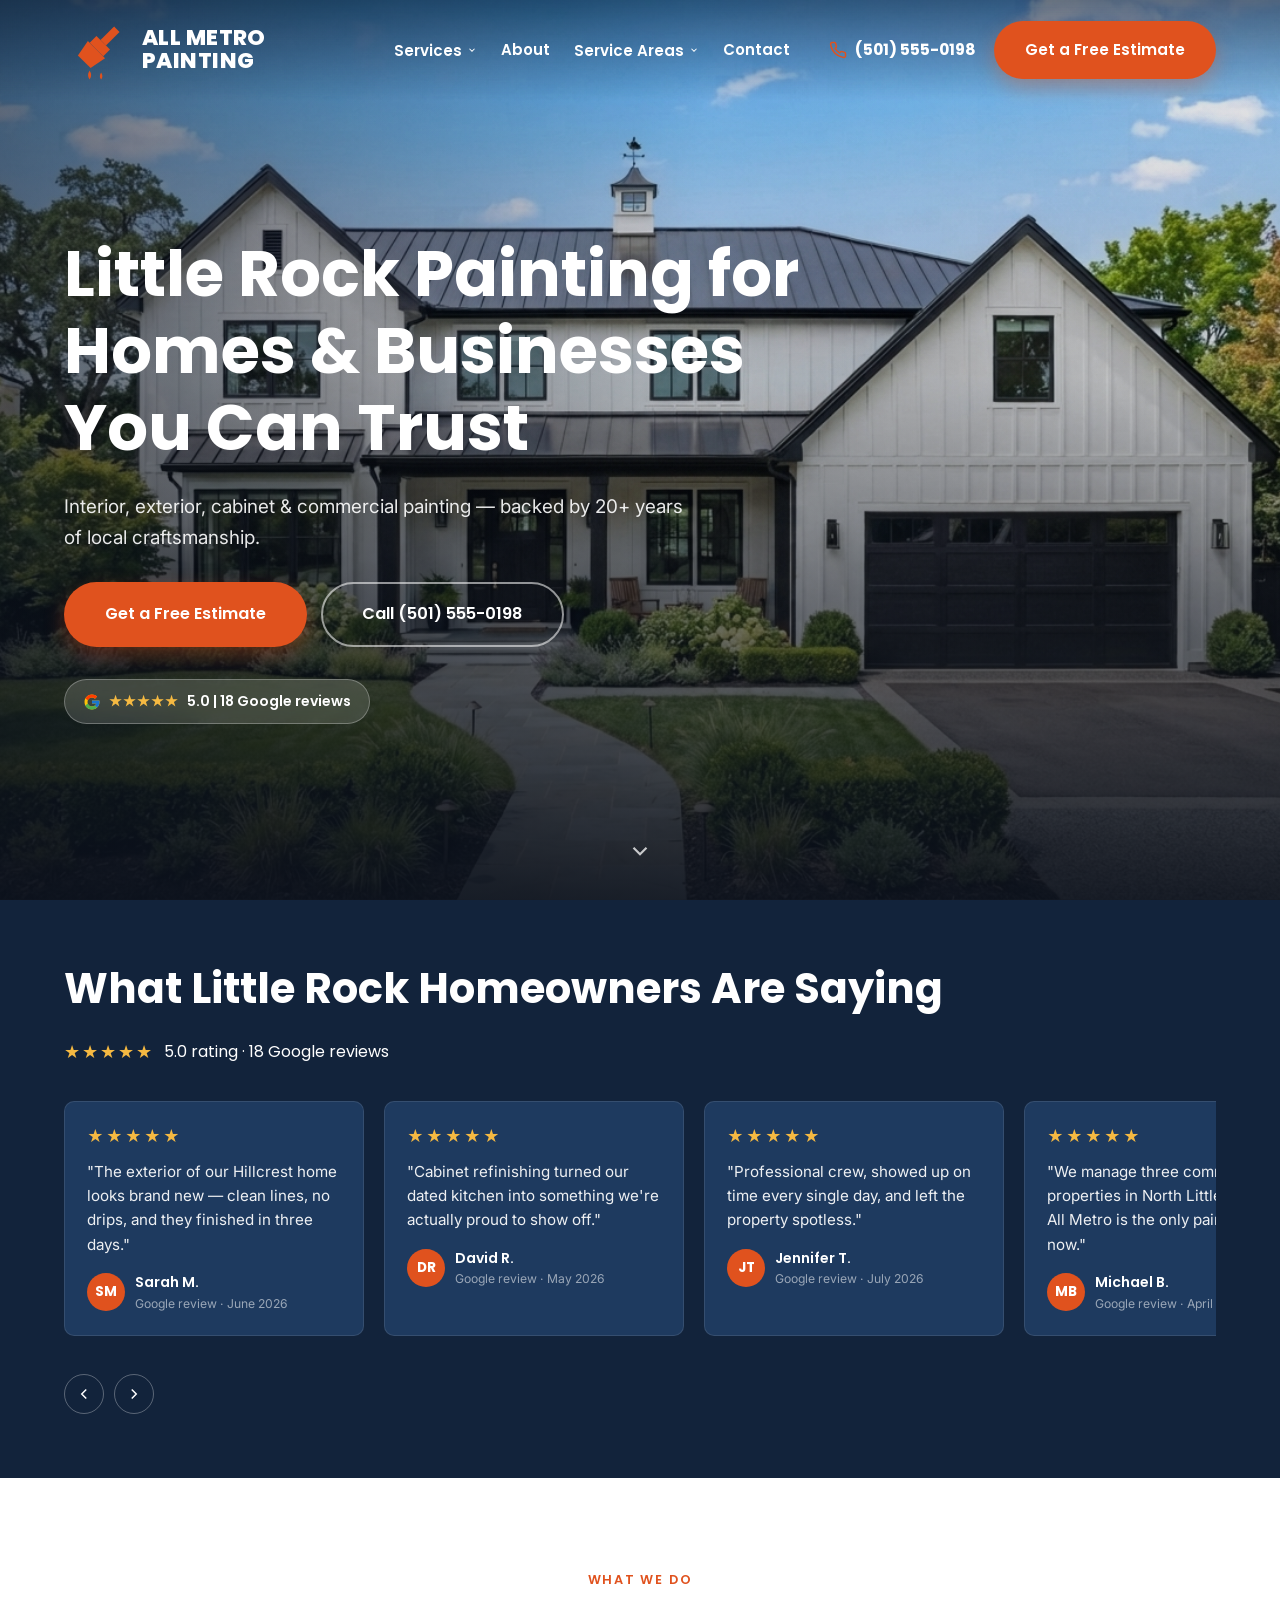
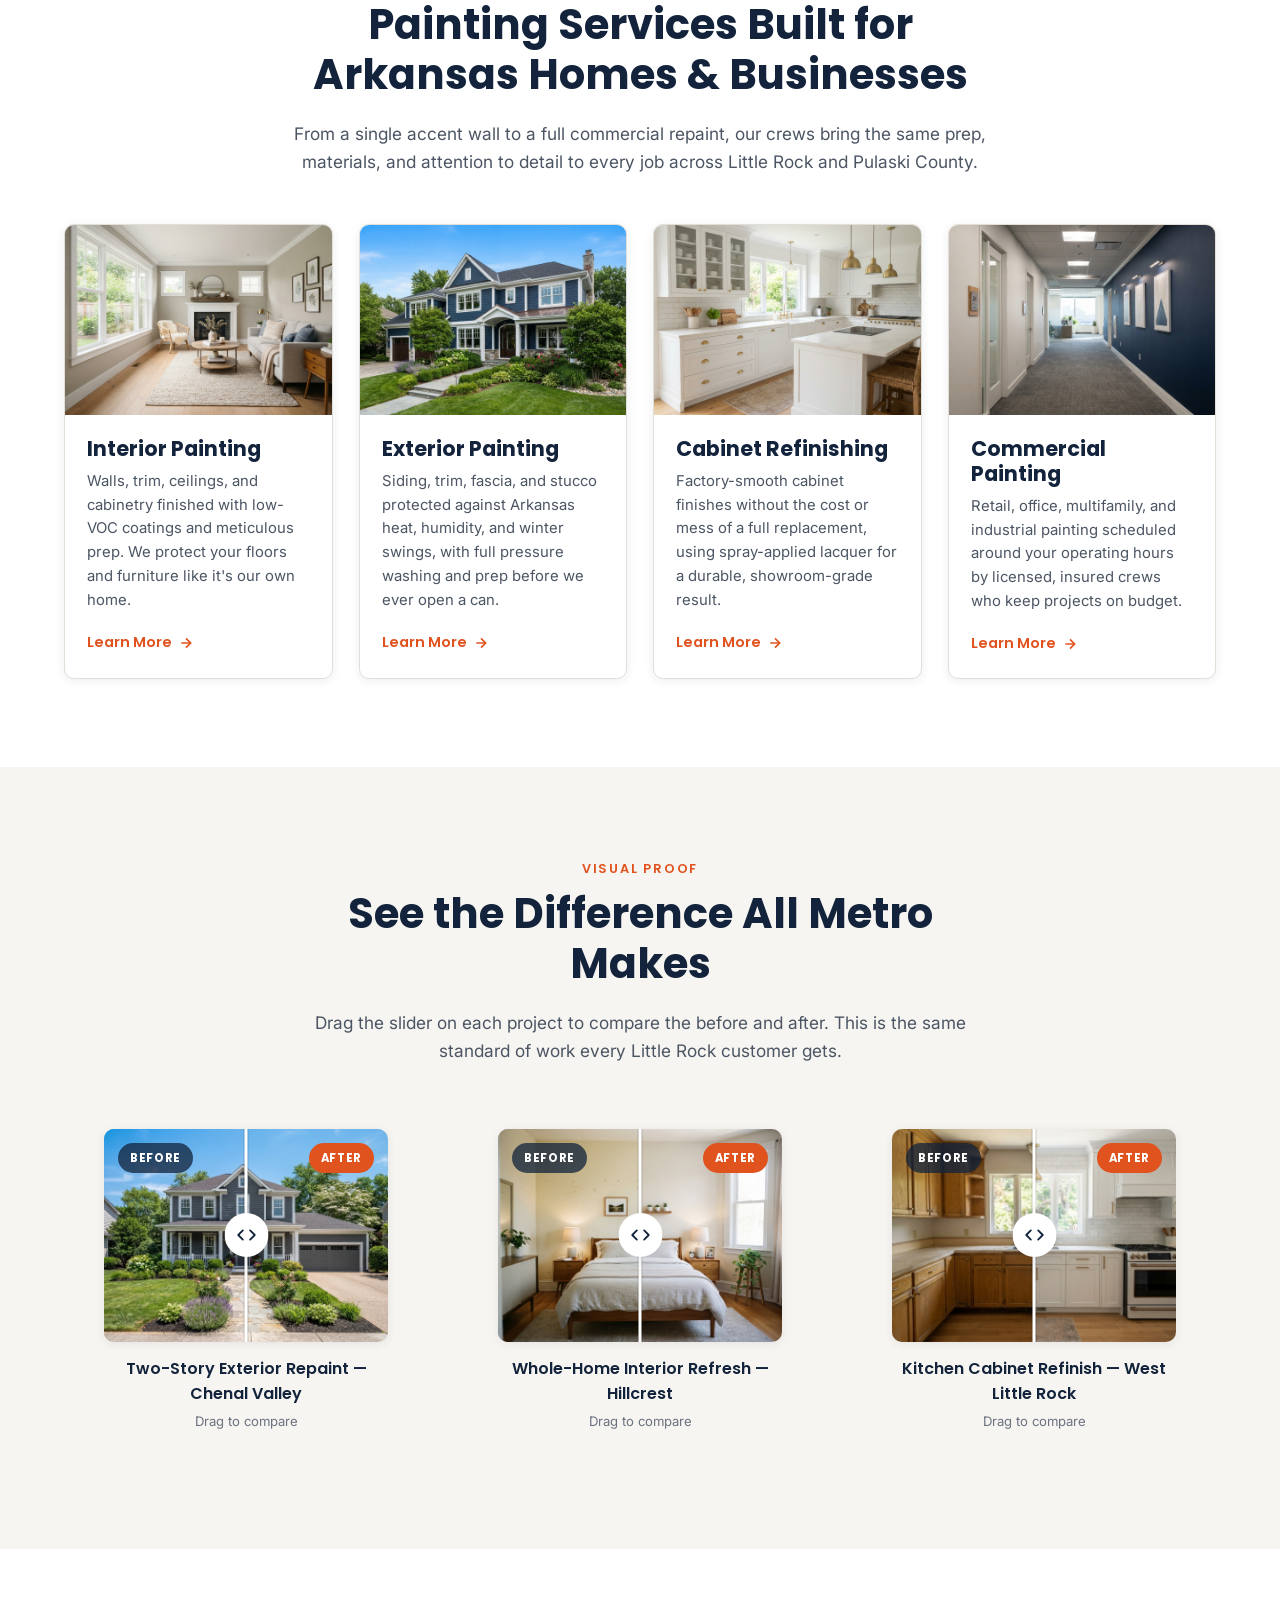
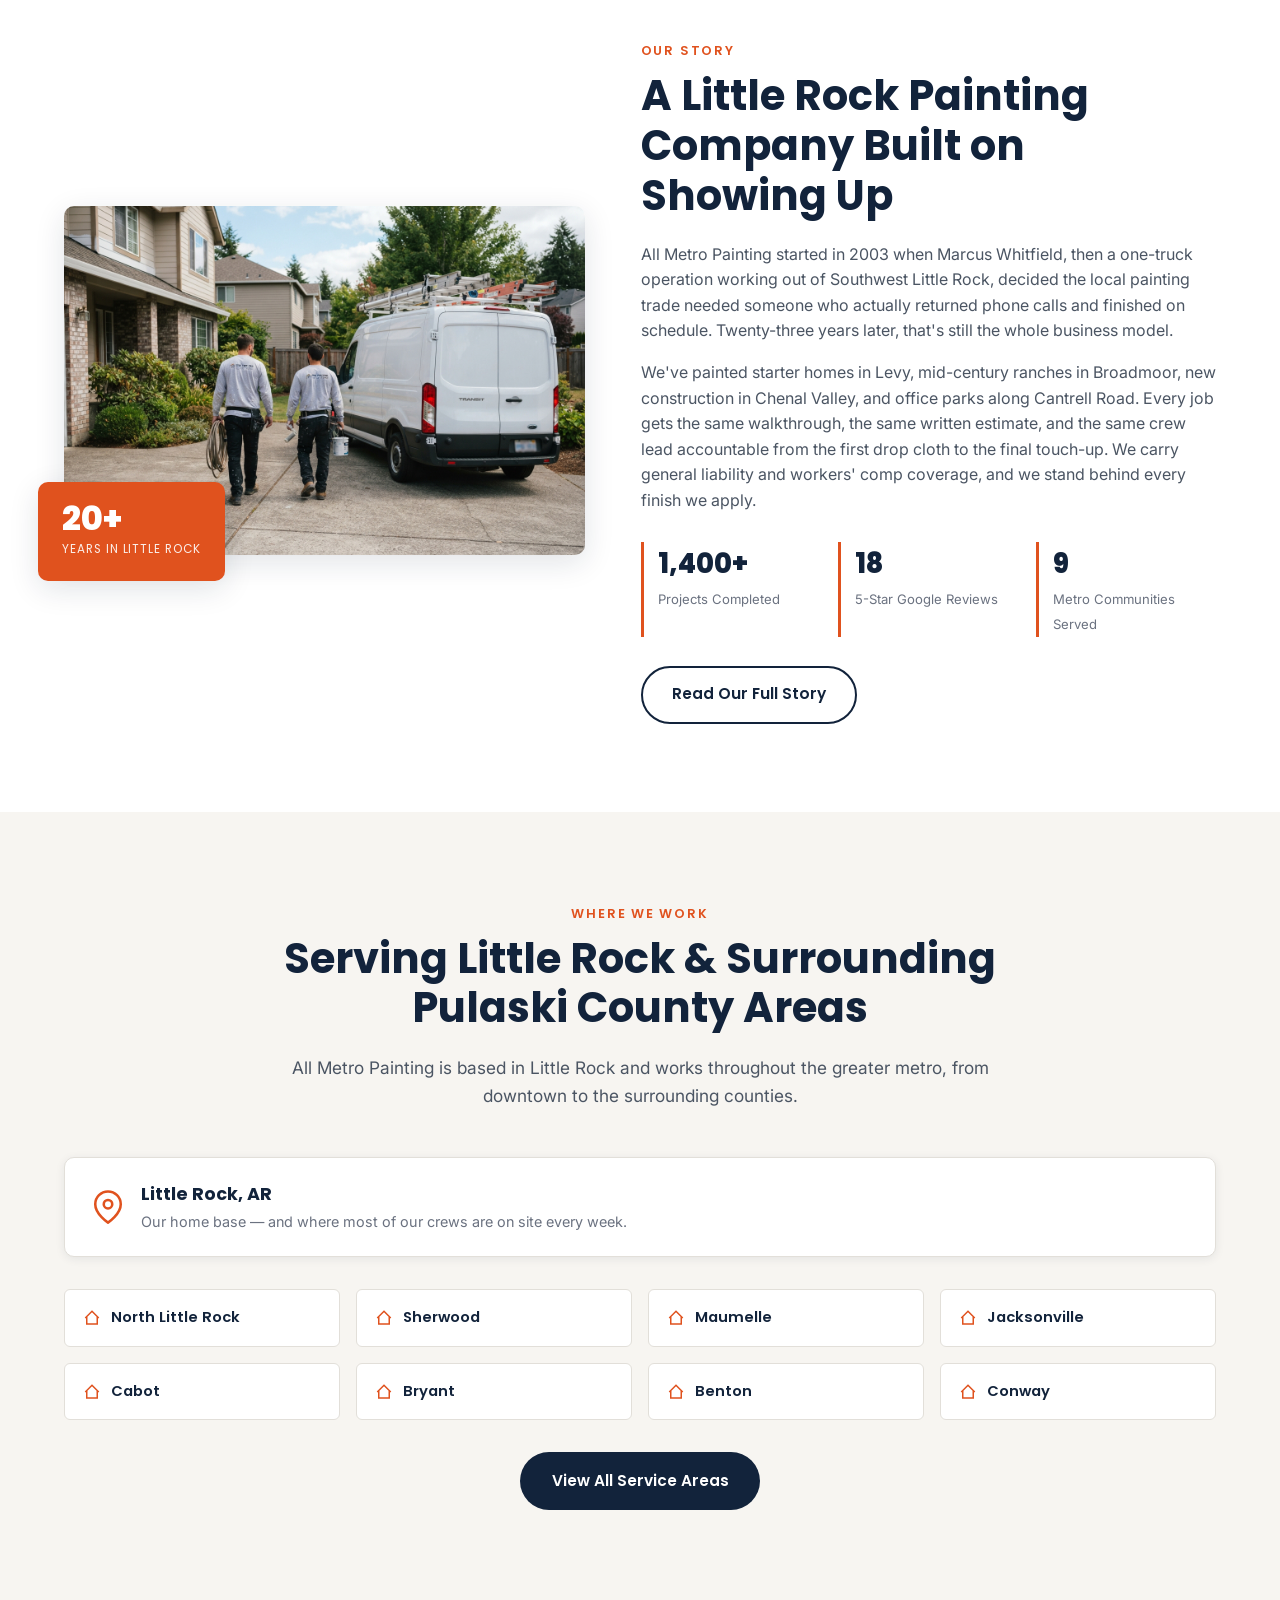
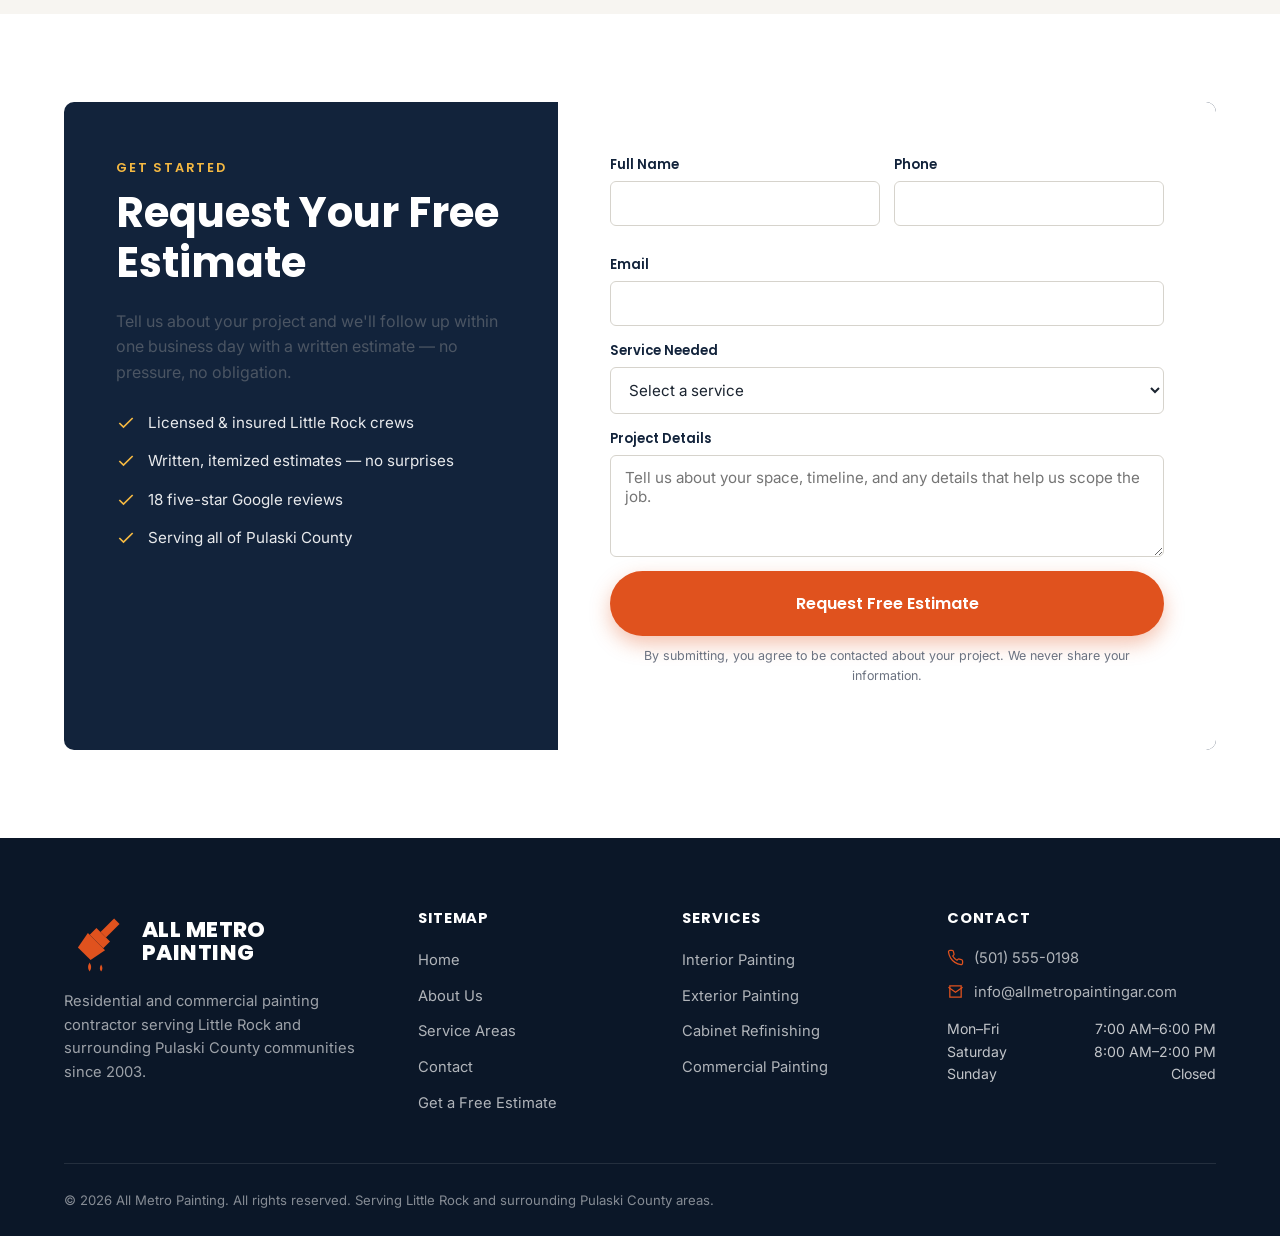
<file: index.html>
<!DOCTYPE html>
<html lang="en">
<head>
<meta charset="UTF-8">
<meta name="viewport" content="width=device-width, initial-scale=1.0">
<title>Little Rock Painting Contractor | All Metro Painting</title>
<meta name="description" content="All Metro Painting is Little Rock, AR's trusted residential and commercial painting contractor. Interior, exterior, cabinet refinishing & commercial painting across Pulaski County. Free estimates.">
<link rel="canonical" href="https://www.allmetropaintingar.com/">
<link rel="preconnect" href="https://fonts.googleapis.com">
<link href="https://fonts.googleapis.com/css2?family=Inter:wght@400;500;600;700&family=Poppins:wght@600;700;800&display=swap" rel="stylesheet">
<link rel="stylesheet" href="css/style.css">
<script type="application/ld+json">
{
  "@context": "https://schema.org",
  "@type": "PaintingContractor",
  "name": "All Metro Painting",
  "image": "https://www.allmetropaintingar.com/images/hero-exterior-painting.jpg",
  "logo": "https://www.allmetropaintingar.com/images/hero-exterior-painting.jpg",
  "description": "Residential and commercial painting contractor serving Little Rock, AR and surrounding Pulaski County communities. Interior painting, exterior painting, cabinet refinishing, and commercial painting.",
  "telephone": "+1-501-555-0198",
  "email": "info@allmetropaintingar.com",
  "priceRange": "$$",
  "address": {
    "@type": "PostalAddress",
    "streetAddress": "4417 Asher Avenue",
    "addressLocality": "Little Rock",
    "addressRegion": "AR",
    "postalCode": "72204",
    "addressCountry": "US"
  },
  "geo": {
    "@type": "GeoCoordinates",
    "latitude": 34.7465,
    "longitude": -92.2896
  },
  "url": "https://www.allmetropaintingar.com/",
  "areaServed": [
    { "@type": "City", "name": "Little Rock, AR" },
    { "@type": "City", "name": "North Little Rock, AR" },
    { "@type": "City", "name": "Sherwood, AR" },
    { "@type": "City", "name": "Maumelle, AR" },
    { "@type": "City", "name": "Jacksonville, AR" },
    { "@type": "City", "name": "Cabot, AR" },
    { "@type": "City", "name": "Bryant, AR" },
    { "@type": "City", "name": "Benton, AR" },
    { "@type": "City", "name": "Conway, AR" },
    { "@type": "AdministrativeArea", "name": "Pulaski County, AR" }
  ],
  "openingHoursSpecification": [
    {
      "@type": "OpeningHoursSpecification",
      "dayOfWeek": ["Monday","Tuesday","Wednesday","Thursday","Friday"],
      "opens": "07:00",
      "closes": "18:00"
    },
    {
      "@type": "OpeningHoursSpecification",
      "dayOfWeek": ["Saturday"],
      "opens": "08:00",
      "closes": "14:00"
    }
  ],
  "sameAs": [
    "https://www.facebook.com/allmetropaintingar",
    "https://www.instagram.com/allmetropaintingar"
  ],
  "aggregateRating": {
    "@type": "AggregateRating",
    "ratingValue": "5.0",
    "reviewCount": "18"
  }
}
</script>
</head>
<body>

<!-- ===================== HEADER / NAV ===================== -->
<header class="site-header">
  <div class="container nav-inner">
    <a href="index.html" class="brand" aria-label="All Metro Painting home">
      <svg class="brand-icon" viewBox="0 0 100 100" xmlns="http://www.w3.org/2000/svg" aria-hidden="true">
        <g transform="rotate(45 50 50)">
          <rect class="brush-body" x="44" y="4" width="12" height="30"/>
          <rect class="brush-body" x="35" y="34" width="30" height="15"/>
          <path class="brush-body" d="M31 49 L69 49 L64 76 L36 76 Z"/>
        </g>
        <path class="drip" d="M40 82 Q45 90 40 96 Q35 90 40 82 Z"/>
        <path class="drip" d="M58 85 Q62 91 58 96 Q54 91 58 85 Z"/>
      </svg>
      <span class="brand-word">ALL METRO PAINTING</span>
    </a>

    <nav aria-label="Primary">
      <ul class="nav-links">
        <li class="has-dropdown">
          <button class="nav-toplink" aria-haspopup="true">Services
            <svg class="caret" viewBox="0 0 24 24" fill="none" stroke="currentColor" stroke-width="2.5"><polyline points="6 9 12 15 18 9"/></svg>
          </button>
          <div class="dropdown mega">
            <a class="drop-link" href="services/interior-painting.html">
              <svg class="di" viewBox="0 0 24 24" fill="none" stroke="currentColor" stroke-width="1.8"><path d="M3 21h18M6 21V9l6-5 6 5v12M9 21v-6h6v6"/></svg>
              <span><strong>Interior Painting</strong><small>Walls, trim, ceilings & cabinetry</small></span>
            </a>
            <a class="drop-link" href="services/exterior-painting.html">
              <svg class="di" viewBox="0 0 24 24" fill="none" stroke="currentColor" stroke-width="1.8"><path d="M3 12l9-9 9 9M5 10v10h14V10"/></svg>
              <span><strong>Exterior Painting</strong><small>Siding, trim, stucco & fascia</small></span>
            </a>
            <a class="drop-link" href="services/cabinet-refinishing.html">
              <svg class="di" viewBox="0 0 24 24" fill="none" stroke="currentColor" stroke-width="1.8"><rect x="4" y="3" width="16" height="18" rx="1"/><path d="M12 3v18M8 8h.01M16 14h.01"/></svg>
              <span><strong>Cabinet Refinishing</strong><small>Factory-smooth spray finishes</small></span>
            </a>
            <a class="drop-link" href="services/commercial-painting.html">
              <svg class="di" viewBox="0 0 24 24" fill="none" stroke="currentColor" stroke-width="1.8"><path d="M3 21h18M5 21V7l7-4 7 4v14M9 21v-5h6v5M9 10h.01M15 10h.01M9 14h.01M15 14h.01"/></svg>
              <span><strong>Commercial Painting</strong><small>Retail, office & multifamily</small></span>
            </a>
          </div>
        </li>
        <li><a href="about.html">About</a></li>
        <li class="has-dropdown">
          <button class="nav-toplink" aria-haspopup="true">Service Areas
            <svg class="caret" viewBox="0 0 24 24" fill="none" stroke="currentColor" stroke-width="2.5"><polyline points="6 9 12 15 18 9"/></svg>
          </button>
          <div class="dropdown areas-drop">
            <a class="drop-link" href="service-areas.html"><span><strong>Little Rock</strong><small>Primary service area</small></span></a>
            <a class="drop-link" href="service-areas.html#north-little-rock"><span><strong>North Little Rock</strong></span></a>
            <a class="drop-link" href="service-areas.html#sherwood"><span><strong>Sherwood</strong></span></a>
            <a class="drop-link" href="service-areas.html#maumelle"><span><strong>Maumelle</strong></span></a>
            <a class="drop-link" href="service-areas.html#jacksonville"><span><strong>Jacksonville</strong></span></a>
            <a class="drop-link" href="service-areas.html#cabot"><span><strong>Cabot</strong></span></a>
            <a class="drop-link" href="service-areas.html#bryant"><span><strong>Bryant</strong></span></a>
            <a class="drop-link" href="service-areas.html#benton"><span><strong>Benton</strong></span></a>
            <a class="drop-link" href="service-areas.html#conway"><span><strong>Conway</strong></span></a>
          </div>
        </li>
        <li><a href="contact.html">Contact</a></li>
      </ul>
    </nav>

    <div class="nav-right">
      <a href="tel:+15015550198" class="nav-phone">
        <svg viewBox="0 0 24 24" fill="none" stroke="currentColor" stroke-width="2"><path d="M22 16.92v3a2 2 0 0 1-2.18 2 19.8 19.8 0 0 1-8.63-3.07 19.5 19.5 0 0 1-6-6 19.8 19.8 0 0 1-3.07-8.67A2 2 0 0 1 4.11 2h3a2 2 0 0 1 2 1.72c.127.96.362 1.903.7 2.81a2 2 0 0 1-.45 2.11L8.09 9.91a16 16 0 0 0 6 6l1.27-1.27a2 2 0 0 1 2.11-.45c.907.338 1.85.573 2.81.7A2 2 0 0 1 22 16.92z"/></svg>
        <span class="nav-phone-text">(501) 555-0198</span>
      </a>
      <a href="#" class="btn btn-accent" data-open-quote="">Get a Free Estimate</a>
      <button class="nav-toggle" aria-label="Open menu">
        <svg viewBox="0 0 24 24" fill="currentColor"><circle cx="12" cy="5" r="1.8"/><circle cx="12" cy="12" r="1.8"/><circle cx="12" cy="19" r="1.8"/></svg>
      </button>
    </div>
  </div>
</header>

<!-- Mobile drawer -->
<div class="drawer-backdrop"></div>
<div class="mobile-drawer">
  <div class="mobile-drawer-head">
    <span class="brand-word" style="color:var(--navy)">ALL METRO</span>
    <button class="modal-close drawer-close" aria-label="Close menu">
      <svg viewBox="0 0 24 24" fill="none" stroke="currentColor" stroke-width="2"><line x1="18" y1="6" x2="6" y2="18"/><line x1="6" y1="6" x2="18" y2="18"/></svg>
    </button>
  </div>
  <ul>
    <li>
      <button class="m-toggle">Services
        <svg width="18" height="18" viewBox="0 0 24 24" fill="none" stroke="currentColor" stroke-width="2.5"><polyline points="6 9 12 15 18 9"/></svg>
      </button>
      <div class="mobile-sub">
        <a href="services/interior-painting.html">Interior Painting</a>
        <a href="services/exterior-painting.html">Exterior Painting</a>
        <a href="services/cabinet-refinishing.html">Cabinet Refinishing</a>
        <a href="services/commercial-painting.html">Commercial Painting</a>
      </div>
    </li>
    <li><a href="about.html">About</a></li>
    <li>
      <button class="m-toggle">Service Areas
        <svg width="18" height="18" viewBox="0 0 24 24" fill="none" stroke="currentColor" stroke-width="2.5"><polyline points="6 9 12 15 18 9"/></svg>
      </button>
      <div class="mobile-sub">
        <a href="service-areas.html">Little Rock</a>
        <a href="service-areas.html#north-little-rock">North Little Rock</a>
        <a href="service-areas.html#sherwood">Sherwood</a>
        <a href="service-areas.html#maumelle">Maumelle</a>
        <a href="service-areas.html#jacksonville">Jacksonville</a>
        <a href="service-areas.html#cabot">Cabot</a>
        <a href="service-areas.html#bryant">Bryant</a>
        <a href="service-areas.html#benton">Benton</a>
        <a href="service-areas.html#conway">Conway</a>
      </div>
    </li>
    <li><a href="contact.html">Contact</a></li>
    <li><a href="tel:+15015550198">(501) 555-0198</a></li>
  </ul>
  <a href="#" class="btn btn-accent btn-block" data-open-quote="">Get a Free Estimate</a>
</div>

<!-- ===================== HERO ===================== -->
<section class="hero" style="background-image:url('images/hero-exterior-painting.jpg');">
  <div class="hero-content">
    <h1>Little Rock Painting for Homes &amp; Businesses You Can Trust</h1>
    <p class="hero-sub">Interior, exterior, cabinet &amp; commercial painting &mdash; backed by 20+ years of local craftsmanship.</p>
    <div class="hero-ctas">
      <a href="#" class="btn btn-accent btn-lg" data-open-quote="">Get a Free Estimate</a>
      <a href="tel:+15015550198" class="btn btn-outline btn-lg">Call (501) 555-0198</a>
    </div>
    <div class="hero-badges">
      <span class="badge-pill"><svg class="google-g" viewBox="0 0 48 48" width="18" height="18" aria-hidden="true"><path fill="#FFC107" d="M43.611,20.083H42V20H24v8h11.303c-1.649,4.657-6.08,8-11.303,8c-6.627,0-12-5.373-12-12s5.373-12,12-12c3.059,0,5.842,1.154,7.961,3.039l5.657-5.657C34.046,6.053,29.268,4,24,4C12.955,4,4,12.955,4,24s8.955,20,20,20s20-8.955,20-20C44,22.659,43.862,21.35,43.611,20.083z"/><path fill="#FF3D00" d="M6.306,14.691l6.571,4.819C14.655,15.108,18.961,12,24,12c3.059,0,5.842,1.154,7.961,3.039l5.657-5.657C34.046,6.053,29.268,4,24,4C16.318,4,9.656,8.337,6.306,14.691z"/><path fill="#4CAF50" d="M24,44c5.166,0,9.86-1.977,13.409-5.192l-6.19-5.238C29.211,35.091,26.715,36,24,36c-5.202,0-9.619-3.317-11.283-7.946l-6.522,5.025C9.505,39.556,16.227,44,24,44z"/><path fill="#1976D2" d="M43.611,20.083H42V20H24v8h11.303c-0.792,2.237-2.231,4.166-4.087,5.571c0.001-0.001,0.002-0.001,0.003-0.002l6.19,5.238C36.971,39.205,44,34,44,24C44,22.659,43.862,21.35,43.611,20.083z"/></svg><span class="stars">★★★★★</span> 5.0 | 18 Google reviews</span>
    </div>
  </div>
  <div class="hero-scroll">
    <svg width="26" height="26" viewBox="0 0 24 24" fill="none" stroke="currentColor" stroke-width="2"><polyline points="6 9 12 15 18 9"/></svg>
  </div>
</section>

<!-- ===================== REVIEWS STRIP ===================== -->
<section class="reviews-strip">
  <div class="container">
    <div class="reviews-head">
      <h2>What Little Rock Homeowners Are Saying</h2>
      <div class="reviews-agg">
        <span class="stars">★★★★★</span>
        <span>5.0 rating &middot; 18 Google reviews</span>
      </div>
    </div>
    <div class="reviews-track">
      <div class="review-card">
        <span class="stars">★★★★★</span>
        <p>"The exterior of our Hillcrest home looks brand new &mdash; clean lines, no drips, and they finished in three days."</p>
        <div class="review-meta"><div class="review-avatar">SM</div><div><div class="review-name">Sarah M.</div><div class="review-date">Google review &middot; June 2026</div></div></div>
      </div>
      <div class="review-card">
        <span class="stars">★★★★★</span>
        <p>"Cabinet refinishing turned our dated kitchen into something we're actually proud to show off."</p>
        <div class="review-meta"><div class="review-avatar">DR</div><div><div class="review-name">David R.</div><div class="review-date">Google review &middot; May 2026</div></div></div>
      </div>
      <div class="review-card">
        <span class="stars">★★★★★</span>
        <p>"Professional crew, showed up on time every single day, and left the property spotless."</p>
        <div class="review-meta"><div class="review-avatar">JT</div><div><div class="review-name">Jennifer T.</div><div class="review-date">Google review &middot; July 2026</div></div></div>
      </div>
      <div class="review-card">
        <span class="stars">★★★★★</span>
        <p>"We manage three commercial properties in North Little Rock and All Metro is the only painter we call now."</p>
        <div class="review-meta"><div class="review-avatar">MB</div><div><div class="review-name">Michael B.</div><div class="review-date">Google review &middot; April 2026</div></div></div>
      </div>
      <div class="review-card">
        <span class="stars">★★★★★</span>
        <p>"Interior paint job was flawless &mdash; they moved our furniture, protected the floors, no mess at all."</p>
        <div class="review-meta"><div class="review-avatar">AK</div><div><div class="review-name">Ashley K.</div><div class="review-date">Google review &middot; June 2026</div></div></div>
      </div>
      <div class="review-card">
        <span class="stars">★★★★★</span>
        <p>"Fair pricing and the crew actually answered their phones, which says a lot in this business."</p>
        <div class="review-meta"><div class="review-avatar">RC</div><div><div class="review-name">Robert C.</div><div class="review-date">Google review &middot; March 2026</div></div></div>
      </div>
      <div class="review-card">
        <span class="stars">★★★★★</span>
        <p>"Our two-story exterior in Chenal Valley needed serious prep work and they didn't cut a single corner."</p>
        <div class="review-meta"><div class="review-avatar">LP</div><div><div class="review-name">Lauren P.</div><div class="review-date">Google review &middot; May 2026</div></div></div>
      </div>
      <div class="review-card">
        <span class="stars">★★★★★</span>
        <p>"Fast turnaround on our office building in Maumelle without disrupting our staff for even a day."</p>
        <div class="review-meta"><div class="review-avatar">TH</div><div><div class="review-name">Tyler H.</div><div class="review-date">Google review &middot; February 2026</div></div></div>
      </div>
      <div class="review-card">
        <span class="stars">★★★★★</span>
        <p>"They matched our trim color perfectly after we lost the original paint code from the builder."</p>
        <div class="review-meta"><div class="review-avatar">NW</div><div><div class="review-name">Nicole W.</div><div class="review-date">Google review &middot; July 2026</div></div></div>
      </div>
      <div class="review-card">
        <span class="stars">★★★★★</span>
        <p>"Honest quote, no upsells, and the finished walls look like a magazine spread."</p>
        <div class="review-meta"><div class="review-avatar">BS</div><div><div class="review-name">Brandon S.</div><div class="review-date">Google review &middot; January 2026</div></div></div>
      </div>
      <div class="review-card">
        <span class="stars">★★★★★</span>
        <p>"Cabinet refinish saved us thousands over replacing &mdash; looks like a brand new kitchen."</p>
        <div class="review-meta"><div class="review-avatar">CF</div><div><div class="review-name">Courtney F.</div><div class="review-date">Google review &middot; June 2026</div></div></div>
      </div>
      <div class="review-card">
        <span class="stars">★★★★★</span>
        <p>"We've used All Metro for our rental properties in Sherwood for years &mdash; always reliable, always clean work."</p>
        <div class="review-meta"><div class="review-avatar">JD</div><div><div class="review-name">James D.</div><div class="review-date">Google review &middot; April 2026</div></div></div>
      </div>
    </div>
    <div class="review-controls">
      <button data-review-prev aria-label="Previous reviews"><svg width="18" height="18" viewBox="0 0 24 24" fill="none" stroke="currentColor" stroke-width="2"><polyline points="15 18 9 12 15 6"/></svg></button>
      <button data-review-next aria-label="Next reviews"><svg width="18" height="18" viewBox="0 0 24 24" fill="none" stroke="currentColor" stroke-width="2"><polyline points="9 18 15 12 9 6"/></svg></button>
    </div>
  </div>
</section>

<!-- ===================== SERVICES ===================== -->
<section id="services">
  <div class="container">
    <div class="section-head center">
      <span class="eyebrow">What We Do</span>
      <h2>Painting Services Built for Arkansas Homes &amp; Businesses</h2>
      <p>From a single accent wall to a full commercial repaint, our crews bring the same prep, materials, and attention to detail to every job across Little Rock and Pulaski County.</p>
    </div>
    <div class="services-grid">
      <div class="service-card">
        <div class="thumb"><img src="images/service-interior-painting.jpg" alt="Interior house painting service in Little Rock living room" loading="lazy"></div>
        <div class="body">
          <h3>Interior Painting</h3>
          <p>Walls, trim, ceilings, and cabinetry finished with low-VOC coatings and meticulous prep. We protect your floors and furniture like it's our own home.</p>
          <a class="card-link" href="services/interior-painting.html">Learn More <svg viewBox="0 0 24 24" fill="none" stroke="currentColor" stroke-width="2.5"><line x1="5" y1="12" x2="19" y2="12"/><polyline points="12 5 19 12 12 19"/></svg></a>
        </div>
      </div>
      <div class="service-card">
        <div class="thumb"><img src="images/service-exterior-painting.jpg" alt="Exterior house painting service on a Little Rock home" loading="lazy"></div>
        <div class="body">
          <h3>Exterior Painting</h3>
          <p>Siding, trim, fascia, and stucco protected against Arkansas heat, humidity, and winter swings, with full pressure washing and prep before we ever open a can.</p>
          <a class="card-link" href="services/exterior-painting.html">Learn More <svg viewBox="0 0 24 24" fill="none" stroke="currentColor" stroke-width="2.5"><line x1="5" y1="12" x2="19" y2="12"/><polyline points="12 5 19 12 12 19"/></svg></a>
        </div>
      </div>
      <div class="service-card">
        <div class="thumb"><img src="images/service-cabinet-refinishing.jpg" alt="Cabinet refinishing service for a Little Rock kitchen" loading="lazy"></div>
        <div class="body">
          <h3>Cabinet Refinishing</h3>
          <p>Factory-smooth cabinet finishes without the cost or mess of a full replacement, using spray-applied lacquer for a durable, showroom-grade result.</p>
          <a class="card-link" href="services/cabinet-refinishing.html">Learn More <svg viewBox="0 0 24 24" fill="none" stroke="currentColor" stroke-width="2.5"><line x1="5" y1="12" x2="19" y2="12"/><polyline points="12 5 19 12 12 19"/></svg></a>
        </div>
      </div>
      <div class="service-card">
        <div class="thumb"><img src="images/service-commercial-painting.jpg" alt="Commercial painting crew servicing a Little Rock business" loading="lazy"></div>
        <div class="body">
          <h3>Commercial Painting</h3>
          <p>Retail, office, multifamily, and industrial painting scheduled around your operating hours by licensed, insured crews who keep projects on budget.</p>
          <a class="card-link" href="services/commercial-painting.html">Learn More <svg viewBox="0 0 24 24" fill="none" stroke="currentColor" stroke-width="2.5"><line x1="5" y1="12" x2="19" y2="12"/><polyline points="12 5 19 12 12 19"/></svg></a>
        </div>
      </div>
    </div>
  </div>
</section>

<!-- ===================== VISUAL PROOF / BEFORE-AFTER ===================== -->
<section class="section-alt" id="gallery">
  <div class="container">
    <div class="section-head center">
      <span class="eyebrow">Visual Proof</span>
      <h2>See the Difference All Metro Makes</h2>
      <p>Drag the slider on each project to compare the before and after. This is the same standard of work every Little Rock customer gets.</p>
    </div>
    <div class="gallery-grid">
      <figure>
        <div class="ba-slider">
          <img class="ba-after" src="images/gallery-exterior-after.jpg" alt="Little Rock home exterior after professional repaint by All Metro Painting">
          <div class="ba-before-wrap"><img src="images/gallery-exterior-before.jpg" alt="Little Rock home exterior before professional repaint"></div>
          <div class="ba-handle"></div>
          <span class="ba-tag before-tag">Before</span>
          <span class="ba-tag after-tag">After</span>
        </div>
        <figcaption class="ba-caption">Two-Story Exterior Repaint &mdash; Chenal Valley</figcaption>
        <p class="ba-hint">Drag to compare</p>
      </figure>
      <figure>
        <div class="ba-slider">
          <img class="ba-after" src="images/gallery-interior-after.jpg" alt="Little Rock living room interior after professional painting by All Metro Painting">
          <div class="ba-before-wrap"><img src="images/gallery-interior-before.jpg" alt="Little Rock living room interior before professional painting"></div>
          <div class="ba-handle"></div>
          <span class="ba-tag before-tag">Before</span>
          <span class="ba-tag after-tag">After</span>
        </div>
        <figcaption class="ba-caption">Whole-Home Interior Refresh &mdash; Hillcrest</figcaption>
        <p class="ba-hint">Drag to compare</p>
      </figure>
      <figure>
        <div class="ba-slider">
          <img class="ba-after" src="images/gallery-cabinet-after.jpg" alt="Little Rock kitchen cabinets after professional refinishing by All Metro Painting">
          <div class="ba-before-wrap"><img src="images/gallery-cabinet-before.jpg" alt="Little Rock kitchen cabinets before professional refinishing"></div>
          <div class="ba-handle"></div>
          <span class="ba-tag before-tag">Before</span>
          <span class="ba-tag after-tag">After</span>
        </div>
        <figcaption class="ba-caption">Kitchen Cabinet Refinish &mdash; West Little Rock</figcaption>
        <p class="ba-hint">Drag to compare</p>
      </figure>
    </div>
  </div>
</section>

<!-- ===================== ABOUT ===================== -->
<section id="about">
  <div class="container about-grid">
    <div class="about-media">
      <img src="images/about-team.jpg" alt="All Metro Painting crew arriving at a job site in Little Rock, AR">
      <div class="about-badge"><span class="num">20+</span><span class="lbl">Years in Little Rock</span></div>
    </div>
    <div>
      <span class="eyebrow">Our Story</span>
      <h2>A Little Rock Painting Company Built on Showing Up</h2>
      <p>All Metro Painting started in 2003 when Marcus Whitfield, then a one-truck operation working out of Southwest Little Rock, decided the local painting trade needed someone who actually returned phone calls and finished on schedule. Twenty-three years later, that's still the whole business model.</p>
      <p>We've painted starter homes in Levy, mid-century ranches in Broadmoor, new construction in Chenal Valley, and office parks along Cantrell Road. Every job gets the same walkthrough, the same written estimate, and the same crew lead accountable from the first drop cloth to the final touch-up. We carry general liability and workers' comp coverage, and we stand behind every finish we apply.</p>
      <div class="about-stats">
        <div><span class="num">1,400+</span><span class="lbl">Projects Completed</span></div>
        <div><span class="num">18</span><span class="lbl">5-Star Google Reviews</span></div>
        <div><span class="num">9</span><span class="lbl">Metro Communities Served</span></div>
      </div>
      <a href="about.html" class="btn btn-ghost-navy">Read Our Full Story</a>
    </div>
  </div>
</section>

<!-- ===================== SERVICE AREAS ===================== -->
<section class="section-alt" id="areas">
  <div class="container">
    <div class="section-head center">
      <span class="eyebrow">Where We Work</span>
      <h2>Serving Little Rock &amp; Surrounding Pulaski County Areas</h2>
      <p>All Metro Painting is based in Little Rock and works throughout the greater metro, from downtown to the surrounding counties.</p>
    </div>
    <div class="areas-primary">
      <svg viewBox="0 0 24 24" fill="none" stroke="currentColor" stroke-width="1.8"><path d="M21 10c0 7-9 13-9 13s-9-6-9-13a9 9 0 0 1 18 0z"/><circle cx="12" cy="10" r="3"/></svg>
      <div><strong>Little Rock, AR</strong><span>Our home base &mdash; and where most of our crews are on site every week.</span></div>
    </div>
    <div class="areas-grid">
      <a class="area-chip" href="service-areas.html#north-little-rock"><svg viewBox="0 0 24 24" fill="none" stroke="currentColor" stroke-width="2"><path d="M3 12l9-9 9 9M5 10v10h14V10"/></svg><span>North Little Rock</span></a>
      <a class="area-chip" href="service-areas.html#sherwood"><svg viewBox="0 0 24 24" fill="none" stroke="currentColor" stroke-width="2"><path d="M3 12l9-9 9 9M5 10v10h14V10"/></svg><span>Sherwood</span></a>
      <a class="area-chip" href="service-areas.html#maumelle"><svg viewBox="0 0 24 24" fill="none" stroke="currentColor" stroke-width="2"><path d="M3 12l9-9 9 9M5 10v10h14V10"/></svg><span>Maumelle</span></a>
      <a class="area-chip" href="service-areas.html#jacksonville"><svg viewBox="0 0 24 24" fill="none" stroke="currentColor" stroke-width="2"><path d="M3 12l9-9 9 9M5 10v10h14V10"/></svg><span>Jacksonville</span></a>
      <a class="area-chip" href="service-areas.html#cabot"><svg viewBox="0 0 24 24" fill="none" stroke="currentColor" stroke-width="2"><path d="M3 12l9-9 9 9M5 10v10h14V10"/></svg><span>Cabot</span></a>
      <a class="area-chip" href="service-areas.html#bryant"><svg viewBox="0 0 24 24" fill="none" stroke="currentColor" stroke-width="2"><path d="M3 12l9-9 9 9M5 10v10h14V10"/></svg><span>Bryant</span></a>
      <a class="area-chip" href="service-areas.html#benton"><svg viewBox="0 0 24 24" fill="none" stroke="currentColor" stroke-width="2"><path d="M3 12l9-9 9 9M5 10v10h14V10"/></svg><span>Benton</span></a>
      <a class="area-chip" href="service-areas.html#conway"><svg viewBox="0 0 24 24" fill="none" stroke="currentColor" stroke-width="2"><path d="M3 12l9-9 9 9M5 10v10h14V10"/></svg><span>Conway</span></a>
    </div>
    <p style="text-align:center; margin-top:2rem;"><a href="service-areas.html" class="btn btn-navy">View All Service Areas</a></p>
  </div>
</section>

<!-- ===================== GET A QUOTE ===================== -->
<section id="quote">
  <div class="container">
    <div class="quote-wrap">
      <div class="quote-info">
        <span class="eyebrow" style="color:var(--gold)">Get Started</span>
        <h2>Request Your Free Estimate</h2>
        <p>Tell us about your project and we'll follow up within one business day with a written estimate &mdash; no pressure, no obligation.</p>
        <ul>
          <li><svg viewBox="0 0 24 24" fill="none" stroke="currentColor" stroke-width="2"><polyline points="20 6 9 17 4 12"/></svg> Licensed &amp; insured Little Rock crews</li>
          <li><svg viewBox="0 0 24 24" fill="none" stroke="currentColor" stroke-width="2"><polyline points="20 6 9 17 4 12"/></svg> Written, itemized estimates &mdash; no surprises</li>
          <li><svg viewBox="0 0 24 24" fill="none" stroke="currentColor" stroke-width="2"><polyline points="20 6 9 17 4 12"/></svg> 18 five-star Google reviews</li>
          <li><svg viewBox="0 0 24 24" fill="none" stroke="currentColor" stroke-width="2"><polyline points="20 6 9 17 4 12"/></svg> Serving all of Pulaski County</li>
        </ul>
      </div>
      <div class="quote-form">
        <form id="page-quote-form" class="js-quote-form">
          <div class="form-row">
            <div class="form-field"><label for="q-name">Full Name</label><input type="text" id="q-name" required></div>
            <div class="form-field"><label for="q-phone">Phone</label><input type="tel" id="q-phone" required></div>
          </div>
          <div class="form-field"><label for="q-email">Email</label><input type="email" id="q-email" required></div>
          <div class="form-field">
            <label for="q-service">Service Needed</label>
            <select id="q-service">
              <option value="">Select a service</option>
              <option value="interior">Interior Painting</option>
              <option value="exterior">Exterior Painting</option>
              <option value="cabinets">Cabinet Refinishing</option>
              <option value="commercial">Commercial Painting</option>
            </select>
          </div>
          <div class="form-field"><label for="q-details">Project Details</label><textarea id="q-details" rows="4" placeholder="Tell us about your space, timeline, and any details that help us scope the job."></textarea></div>
          <button type="submit" class="btn btn-accent btn-block btn-lg">Request Free Estimate</button>
          <p class="form-note">By submitting, you agree to be contacted about your project. We never share your information.</p>
        </form>
        <div class="form-success">
          <svg viewBox="0 0 24 24" fill="none" stroke="currentColor" stroke-width="1.6"><circle cx="12" cy="12" r="10"/><polyline points="8 12 11 15 16 9"/></svg>
          <h2>Request Received</h2>
          <p>Thanks &mdash; a member of our team will reach out within one business day to schedule your free estimate.</p>
        </div>
      </div>
    </div>
  </div>
</section>

<!-- ===================== FOOTER ===================== -->
<footer class="site-footer">
  <div class="container">
    <div class="footer-grid">
      <div class="footer-brand">
        <a href="index.html" class="brand">
          <svg class="brand-icon" viewBox="0 0 100 100" xmlns="http://www.w3.org/2000/svg" aria-hidden="true" width="52" height="52">
            <g transform="rotate(45 50 50)">
              <rect class="brush-body" x="44" y="4" width="12" height="30"/>
              <rect class="brush-body" x="35" y="34" width="30" height="15"/>
              <path class="brush-body" d="M31 49 L69 49 L64 76 L36 76 Z"/>
            </g>
            <path class="drip" d="M40 82 Q45 90 40 96 Q35 90 40 82 Z"/>
            <path class="drip" d="M58 85 Q62 91 58 96 Q54 91 58 85 Z"/>
          </svg>
          <span class="brand-word">ALL METRO PAINTING</span>
        </a>
        <p>Residential and commercial painting contractor serving Little Rock and surrounding Pulaski County communities since 2003.</p>
      </div>
      <div>
        <h4>Sitemap</h4>
        <ul>
          <li><a href="index.html">Home</a></li>
          <li><a href="about.html">About Us</a></li>
          <li><a href="service-areas.html">Service Areas</a></li>
          <li><a href="contact.html">Contact</a></li>
          <li><a href="#" data-open-quote="">Get a Free Estimate</a></li>
        </ul>
      </div>
      <div>
        <h4>Services</h4>
        <ul>
          <li><a href="services/interior-painting.html">Interior Painting</a></li>
          <li><a href="services/exterior-painting.html">Exterior Painting</a></li>
          <li><a href="services/cabinet-refinishing.html">Cabinet Refinishing</a></li>
          <li><a href="services/commercial-painting.html">Commercial Painting</a></li>
        </ul>
      </div>
      <div>
        <h4>Contact</h4>
        <ul class="footer-contact">
          <li><svg viewBox="0 0 24 24" fill="none" stroke="currentColor" stroke-width="1.8"><path d="M22 16.92v3a2 2 0 0 1-2.18 2 19.8 19.8 0 0 1-8.63-3.07 19.5 19.5 0 0 1-6-6 19.8 19.8 0 0 1-3.07-8.67A2 2 0 0 1 4.11 2h3a2 2 0 0 1 2 1.72c.127.96.362 1.903.7 2.81a2 2 0 0 1-.45 2.11L8.09 9.91a16 16 0 0 0 6 6l1.27-1.27a2 2 0 0 1 2.11-.45c.907.338 1.85.573 2.81.7A2 2 0 0 1 22 16.92z"/></svg> <a href="tel:+15015550198">(501) 555-0198</a></li>
          <li><svg viewBox="0 0 24 24" fill="none" stroke="currentColor" stroke-width="1.8"><path d="M4 4h16v16H4z"/><path d="M22 6l-10 7L2 6"/></svg> <a href="mailto:info@allmetropaintingar.com">info@allmetropaintingar.com</a></li>
        </ul>
        <div style="margin-top:14px;">
          <div class="footer-hours-row"><span>Mon&ndash;Fri</span><span>7:00 AM&ndash;6:00 PM</span></div>
          <div class="footer-hours-row"><span>Saturday</span><span>8:00 AM&ndash;2:00 PM</span></div>
          <div class="footer-hours-row"><span>Sunday</span><span>Closed</span></div>
        </div>
      </div>
    </div>
    <div class="footer-bottom">
      <span>&copy; 2026 All Metro Painting. All rights reserved. Serving Little Rock and surrounding Pulaski County areas.</span>
    </div>
  </div>
</footer>

<!-- ===================== QUOTE MODAL ===================== -->
<div class="modal-overlay">
  <div class="modal-box">
    <button class="modal-close" data-close-quote aria-label="Close">
      <svg viewBox="0 0 24 24" fill="none" stroke="currentColor" stroke-width="2"><line x1="18" y1="6" x2="6" y2="18"/><line x1="6" y1="6" x2="18" y2="18"/></svg>
    </button>
    <h2>Get a Free Estimate</h2>
    <p class="sub">Fill out the form and a member of our Little Rock team will follow up within one business day.</p>
    <form id="quote-form" class="js-quote-form">
      <div class="form-row">
        <div class="form-field"><label for="quote-name">Full Name</label><input type="text" id="quote-name" required></div>
        <div class="form-field"><label for="quote-phone">Phone</label><input type="tel" id="quote-phone" required></div>
      </div>
      <div class="form-field"><label for="quote-email">Email</label><input type="email" id="quote-email" required></div>
      <div class="form-field">
        <label for="quote-service">Service Needed</label>
        <select id="quote-service">
          <option value="">Select a service</option>
          <option value="interior">Interior Painting</option>
          <option value="exterior">Exterior Painting</option>
          <option value="cabinets">Cabinet Refinishing</option>
          <option value="commercial">Commercial Painting</option>
        </select>
      </div>
      <div class="form-field"><label for="quote-details">Project Details</label><textarea id="quote-details" rows="4" placeholder="Tell us about your space, timeline, and any details that help us scope the job."></textarea></div>
      <button type="submit" class="btn btn-accent btn-block btn-lg">Request Free Estimate</button>
      <p class="form-note">By submitting, you agree to be contacted about your project. We never share your information.</p>
    </form>
    <div class="form-success">
      <svg viewBox="0 0 24 24" fill="none" stroke="currentColor" stroke-width="1.6"><circle cx="12" cy="12" r="10"/><polyline points="8 12 11 15 16 9"/></svg>
      <h2>Request Received</h2>
      <p>Thanks &mdash; a member of our team will reach out within one business day to schedule your free estimate.</p>
    </div>
  </div>
</div>

<script src="js/script.js"></script>
</body>
</html>
</file>
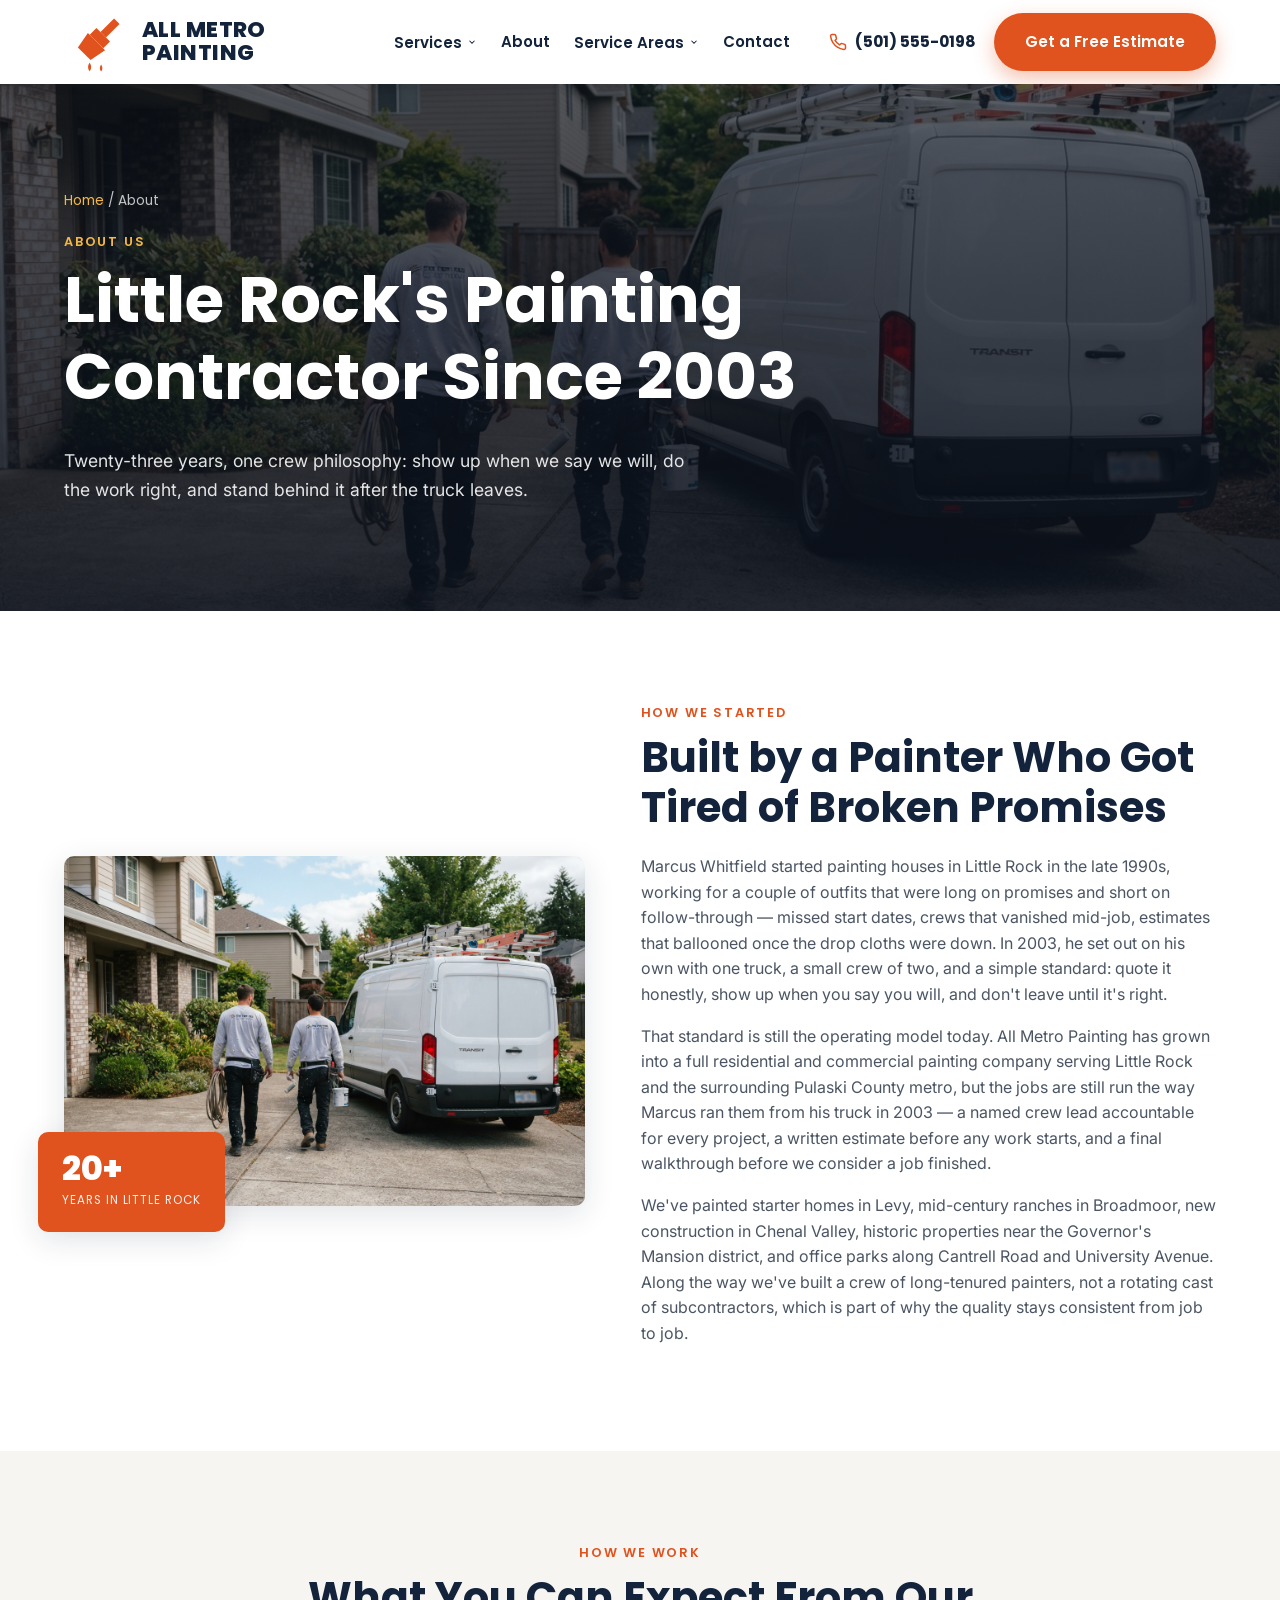
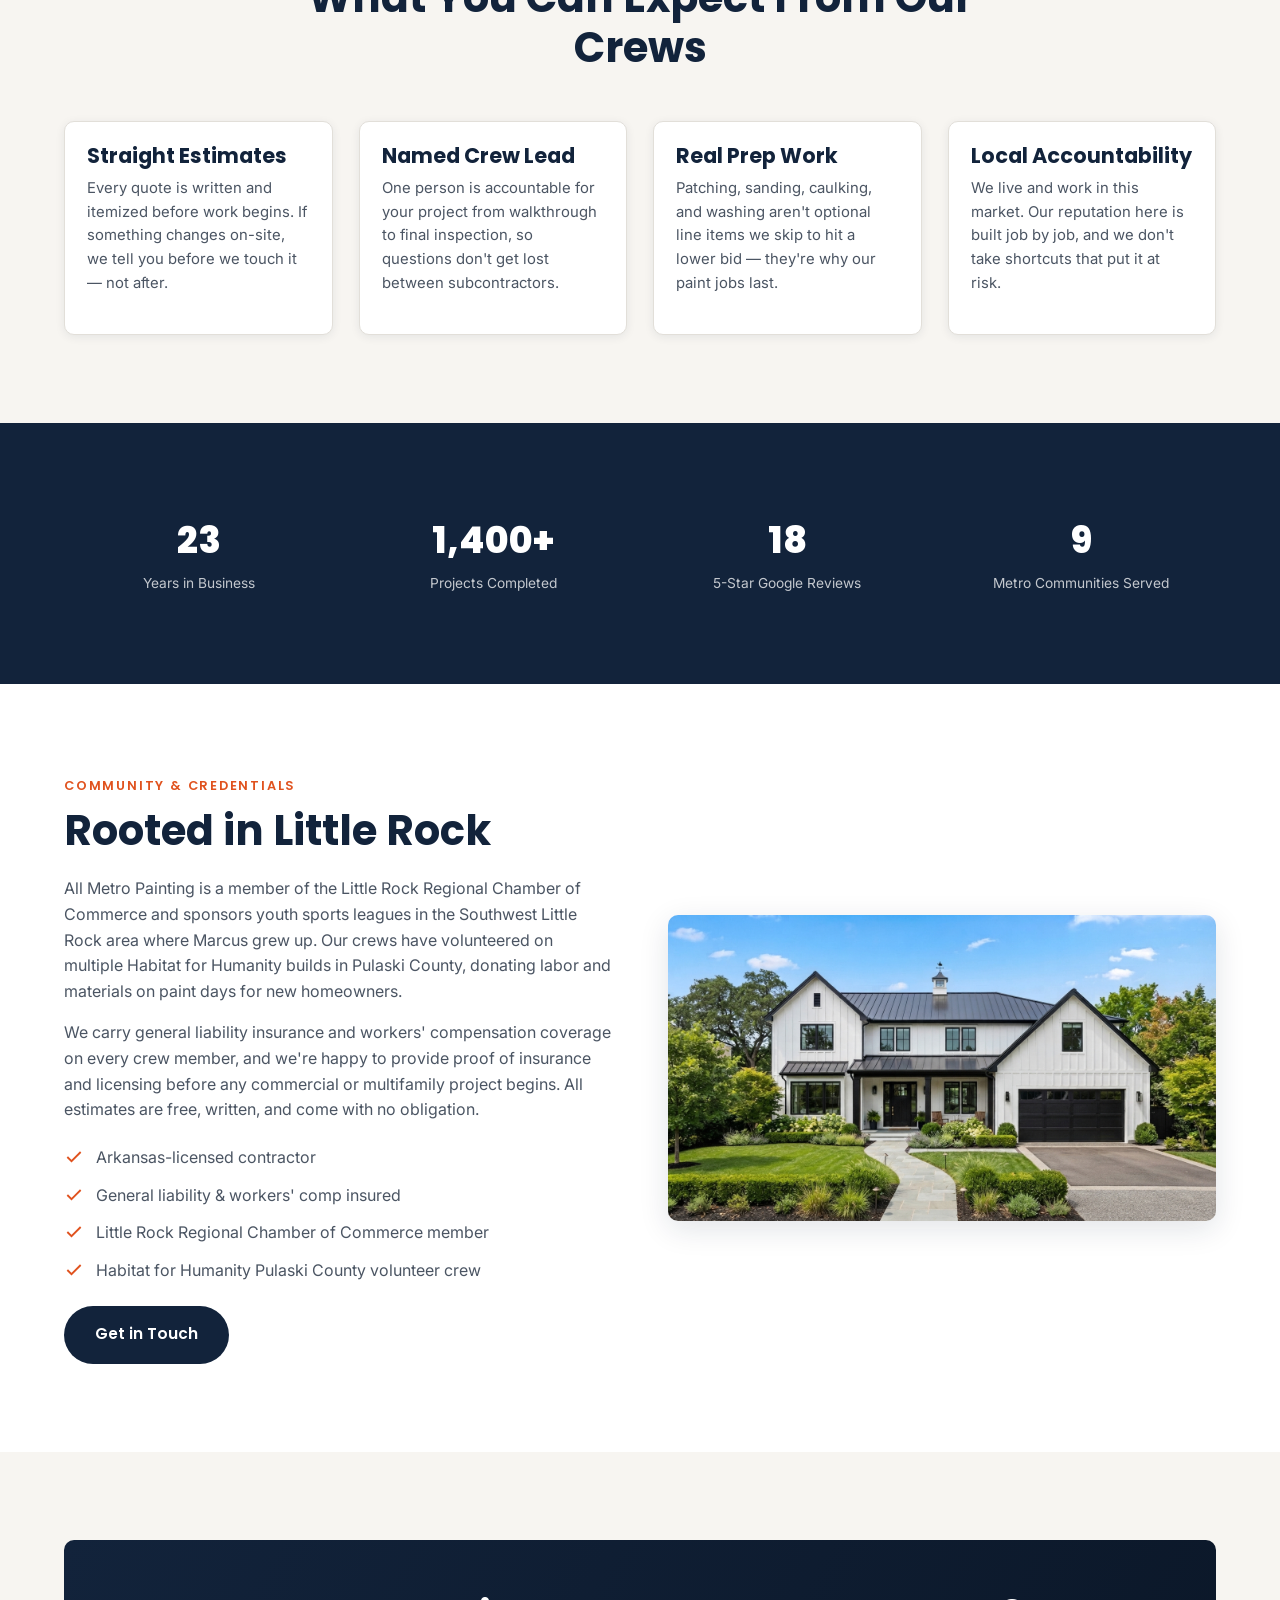
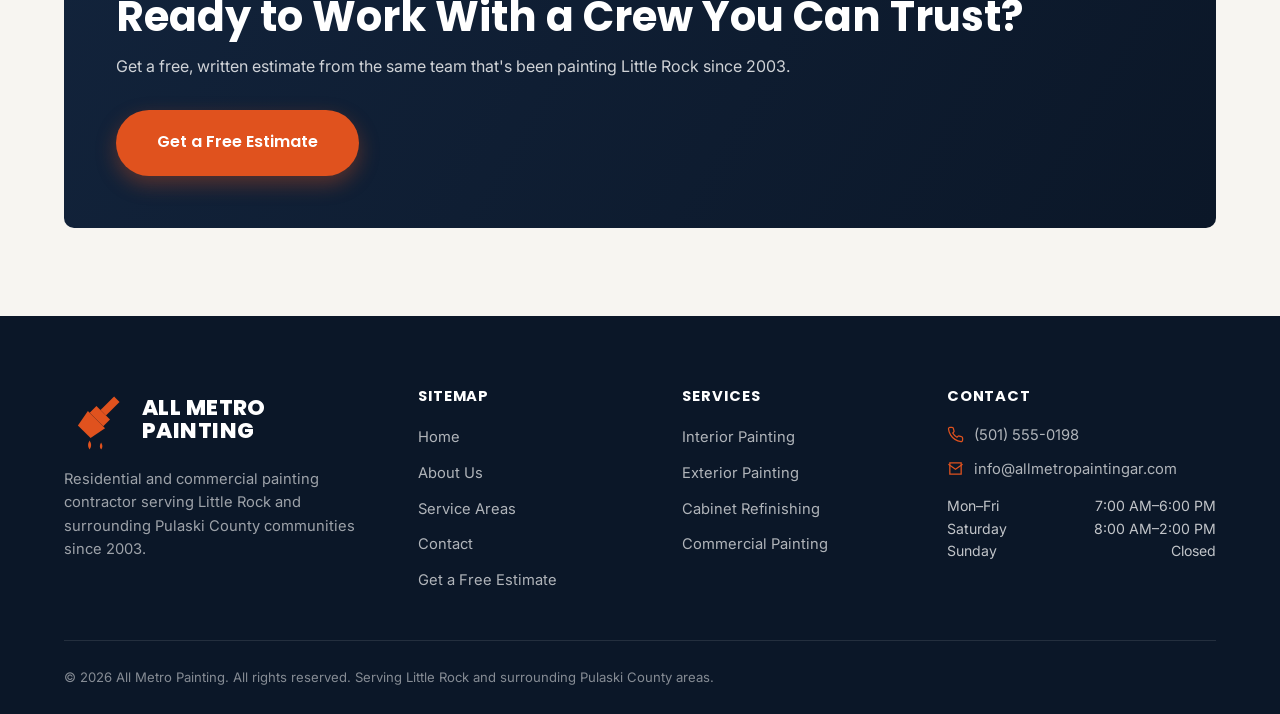
<file: about.html>
<!DOCTYPE html>
<html lang="en">
<head>
<meta charset="UTF-8">
<meta name="viewport" content="width=device-width, initial-scale=1.0">
<title>About All Metro Painting | Little Rock Painting Contractor Since 2003</title>
<meta name="description" content="All Metro Painting has served Little Rock, AR and Pulaski County since 2003. Learn about our founder, our crew, and our approach to residential and commercial painting.">
<link rel="canonical" href="https://www.allmetropaintingar.com/about.html">
<link rel="preconnect" href="https://fonts.googleapis.com">
<link href="https://fonts.googleapis.com/css2?family=Inter:wght@400;500;600;700&family=Poppins:wght@600;700;800&display=swap" rel="stylesheet">
<link rel="stylesheet" href="css/style.css">
</head>
<body class="inner-page">

<header class="site-header">
  <div class="container nav-inner">
    <a href="index.html" class="brand" aria-label="All Metro Painting home">
      <svg class="brand-icon" viewBox="0 0 100 100" xmlns="http://www.w3.org/2000/svg" aria-hidden="true">
        <g transform="rotate(45 50 50)">
          <rect class="brush-body" x="44" y="4" width="12" height="30"/>
          <rect class="brush-body" x="35" y="34" width="30" height="15"/>
          <path class="brush-body" d="M31 49 L69 49 L64 76 L36 76 Z"/>
        </g>
        <path class="drip" d="M40 82 Q45 90 40 96 Q35 90 40 82 Z"/>
        <path class="drip" d="M58 85 Q62 91 58 96 Q54 91 58 85 Z"/>
      </svg>
      <span class="brand-word">ALL METRO PAINTING</span>
    </a>
    <nav aria-label="Primary">
      <ul class="nav-links">
        <li class="has-dropdown">
          <button class="nav-toplink" aria-haspopup="true">Services
            <svg class="caret" viewBox="0 0 24 24" fill="none" stroke="currentColor" stroke-width="2.5"><polyline points="6 9 12 15 18 9"/></svg>
          </button>
          <div class="dropdown mega">
            <a class="drop-link" href="services/interior-painting.html">
              <svg class="di" viewBox="0 0 24 24" fill="none" stroke="currentColor" stroke-width="1.8"><path d="M3 21h18M6 21V9l6-5 6 5v12M9 21v-6h6v6"/></svg>
              <span><strong>Interior Painting</strong><small>Walls, trim, ceilings & cabinetry</small></span>
            </a>
            <a class="drop-link" href="services/exterior-painting.html">
              <svg class="di" viewBox="0 0 24 24" fill="none" stroke="currentColor" stroke-width="1.8"><path d="M3 12l9-9 9 9M5 10v10h14V10"/></svg>
              <span><strong>Exterior Painting</strong><small>Siding, trim, stucco & fascia</small></span>
            </a>
            <a class="drop-link" href="services/cabinet-refinishing.html">
              <svg class="di" viewBox="0 0 24 24" fill="none" stroke="currentColor" stroke-width="1.8"><rect x="4" y="3" width="16" height="18" rx="1"/><path d="M12 3v18M8 8h.01M16 14h.01"/></svg>
              <span><strong>Cabinet Refinishing</strong><small>Factory-smooth spray finishes</small></span>
            </a>
            <a class="drop-link" href="services/commercial-painting.html">
              <svg class="di" viewBox="0 0 24 24" fill="none" stroke="currentColor" stroke-width="1.8"><path d="M3 21h18M5 21V7l7-4 7 4v14M9 21v-5h6v5M9 10h.01M15 10h.01M9 14h.01M15 14h.01"/></svg>
              <span><strong>Commercial Painting</strong><small>Retail, office & multifamily</small></span>
            </a>
          </div>
        </li>
        <li><a href="about.html">About</a></li>
        <li class="has-dropdown">
          <button class="nav-toplink" aria-haspopup="true">Service Areas
            <svg class="caret" viewBox="0 0 24 24" fill="none" stroke="currentColor" stroke-width="2.5"><polyline points="6 9 12 15 18 9"/></svg>
          </button>
          <div class="dropdown areas-drop">
            <a class="drop-link" href="service-areas.html"><span><strong>Little Rock</strong><small>Primary service area</small></span></a>
            <a class="drop-link" href="service-areas.html#north-little-rock"><span><strong>North Little Rock</strong></span></a>
            <a class="drop-link" href="service-areas.html#sherwood"><span><strong>Sherwood</strong></span></a>
            <a class="drop-link" href="service-areas.html#maumelle"><span><strong>Maumelle</strong></span></a>
            <a class="drop-link" href="service-areas.html#jacksonville"><span><strong>Jacksonville</strong></span></a>
            <a class="drop-link" href="service-areas.html#cabot"><span><strong>Cabot</strong></span></a>
            <a class="drop-link" href="service-areas.html#bryant"><span><strong>Bryant</strong></span></a>
            <a class="drop-link" href="service-areas.html#benton"><span><strong>Benton</strong></span></a>
            <a class="drop-link" href="service-areas.html#conway"><span><strong>Conway</strong></span></a>
          </div>
        </li>
        <li><a href="contact.html">Contact</a></li>
      </ul>
    </nav>
    <div class="nav-right">
      <a href="tel:+15015550198" class="nav-phone">
        <svg viewBox="0 0 24 24" fill="none" stroke="currentColor" stroke-width="2"><path d="M22 16.92v3a2 2 0 0 1-2.18 2 19.8 19.8 0 0 1-8.63-3.07 19.5 19.5 0 0 1-6-6 19.8 19.8 0 0 1-3.07-8.67A2 2 0 0 1 4.11 2h3a2 2 0 0 1 2 1.72c.127.96.362 1.903.7 2.81a2 2 0 0 1-.45 2.11L8.09 9.91a16 16 0 0 0 6 6l1.27-1.27a2 2 0 0 1 2.11-.45c.907.338 1.85.573 2.81.7A2 2 0 0 1 22 16.92z"/></svg>
        <span class="nav-phone-text">(501) 555-0198</span>
      </a>
      <a href="#" class="btn btn-accent" data-open-quote="">Get a Free Estimate</a>
      <button class="nav-toggle" aria-label="Open menu">
        <svg viewBox="0 0 24 24" fill="currentColor"><circle cx="12" cy="5" r="1.8"/><circle cx="12" cy="12" r="1.8"/><circle cx="12" cy="19" r="1.8"/></svg>
      </button>
    </div>
  </div>
</header>

<div class="drawer-backdrop"></div>
<div class="mobile-drawer">
  <div class="mobile-drawer-head">
    <span class="brand-word" style="color:var(--navy)">ALL METRO</span>
    <button class="modal-close drawer-close" aria-label="Close menu">
      <svg viewBox="0 0 24 24" fill="none" stroke="currentColor" stroke-width="2"><line x1="18" y1="6" x2="6" y2="18"/><line x1="6" y1="6" x2="18" y2="18"/></svg>
    </button>
  </div>
  <ul>
    <li>
      <button class="m-toggle">Services
        <svg width="18" height="18" viewBox="0 0 24 24" fill="none" stroke="currentColor" stroke-width="2.5"><polyline points="6 9 12 15 18 9"/></svg>
      </button>
      <div class="mobile-sub">
        <a href="services/interior-painting.html">Interior Painting</a>
        <a href="services/exterior-painting.html">Exterior Painting</a>
        <a href="services/cabinet-refinishing.html">Cabinet Refinishing</a>
        <a href="services/commercial-painting.html">Commercial Painting</a>
      </div>
    </li>
    <li><a href="about.html">About</a></li>
    <li>
      <button class="m-toggle">Service Areas
        <svg width="18" height="18" viewBox="0 0 24 24" fill="none" stroke="currentColor" stroke-width="2.5"><polyline points="6 9 12 15 18 9"/></svg>
      </button>
      <div class="mobile-sub">
        <a href="service-areas.html">Little Rock</a>
        <a href="service-areas.html#north-little-rock">North Little Rock</a>
        <a href="service-areas.html#sherwood">Sherwood</a>
        <a href="service-areas.html#maumelle">Maumelle</a>
        <a href="service-areas.html#jacksonville">Jacksonville</a>
        <a href="service-areas.html#cabot">Cabot</a>
        <a href="service-areas.html#bryant">Bryant</a>
        <a href="service-areas.html#benton">Benton</a>
        <a href="service-areas.html#conway">Conway</a>
      </div>
    </li>
    <li><a href="contact.html">Contact</a></li>
    <li><a href="tel:+15015550198">(501) 555-0198</a></li>
  </ul>
  <a href="#" class="btn btn-accent btn-block" data-open-quote="">Get a Free Estimate</a>
</div>

<!-- ===================== PAGE HEADER ===================== -->
<header class="page-header" style="background-image:url('images/about-team.jpg');">
  <div class="container page-header-inner">
    <p class="breadcrumb"><a href="index.html">Home</a> / About</p>
    <span class="eyebrow">About Us</span>
    <h1>Little Rock's Painting Contractor Since 2003</h1>
    <p class="lead">Twenty-three years, one crew philosophy: show up when we say we will, do the work right, and stand behind it after the truck leaves.</p>
  </div>
</header>

<!-- ===================== STORY ===================== -->
<section>
  <div class="container about-grid">
    <div class="about-media">
      <img src="images/about-team.jpg" alt="All Metro Painting crew arriving at a job site in Little Rock, AR">
      <div class="about-badge"><span class="num">20+</span><span class="lbl">Years in Little Rock</span></div>
    </div>
    <div>
      <span class="eyebrow">How We Started</span>
      <h2>Built by a Painter Who Got Tired of Broken Promises</h2>
      <p>Marcus Whitfield started painting houses in Little Rock in the late 1990s, working for a couple of outfits that were long on promises and short on follow-through &mdash; missed start dates, crews that vanished mid-job, estimates that ballooned once the drop cloths were down. In 2003, he set out on his own with one truck, a small crew of two, and a simple standard: quote it honestly, show up when you say you will, and don't leave until it's right.</p>
      <p>That standard is still the operating model today. All Metro Painting has grown into a full residential and commercial painting company serving Little Rock and the surrounding Pulaski County metro, but the jobs are still run the way Marcus ran them from his truck in 2003 &mdash; a named crew lead accountable for every project, a written estimate before any work starts, and a final walkthrough before we consider a job finished.</p>
      <p>We've painted starter homes in Levy, mid-century ranches in Broadmoor, new construction in Chenal Valley, historic properties near the Governor's Mansion district, and office parks along Cantrell Road and University Avenue. Along the way we've built a crew of long-tenured painters, not a rotating cast of subcontractors, which is part of why the quality stays consistent from job to job.</p>
    </div>
  </div>
</section>

<!-- ===================== VALUES ===================== -->
<section class="section-alt">
  <div class="container">
    <div class="section-head center">
      <span class="eyebrow">How We Work</span>
      <h2>What You Can Expect From Our Crews</h2>
    </div>
    <div class="services-grid" style="grid-template-columns:repeat(4,1fr);">
      <div class="service-card"><div class="body">
        <h3>Straight Estimates</h3>
        <p>Every quote is written and itemized before work begins. If something changes on-site, we tell you before we touch it &mdash; not after.</p>
      </div></div>
      <div class="service-card"><div class="body">
        <h3>Named Crew Lead</h3>
        <p>One person is accountable for your project from walkthrough to final inspection, so questions don't get lost between subcontractors.</p>
      </div></div>
      <div class="service-card"><div class="body">
        <h3>Real Prep Work</h3>
        <p>Patching, sanding, caulking, and washing aren't optional line items we skip to hit a lower bid &mdash; they're why our paint jobs last.</p>
      </div></div>
      <div class="service-card"><div class="body">
        <h3>Local Accountability</h3>
        <p>We live and work in this market. Our reputation here is built job by job, and we don't take shortcuts that put it at risk.</p>
      </div></div>
    </div>
  </div>
</section>

<!-- ===================== STATS ===================== -->
<section class="section-navy">
  <div class="container stat-band">
    <div class="stat"><span class="num">23</span><span class="lbl">Years in Business</span></div>
    <div class="stat"><span class="num">1,400+</span><span class="lbl">Projects Completed</span></div>
    <div class="stat"><span class="num">18</span><span class="lbl">5-Star Google Reviews</span></div>
    <div class="stat"><span class="num">9</span><span class="lbl">Metro Communities Served</span></div>
  </div>
</section>

<!-- ===================== COMMUNITY / CREDENTIALS ===================== -->
<section>
  <div class="container split reverse">
    <div>
      <span class="eyebrow">Community &amp; Credentials</span>
      <h2>Rooted in Little Rock</h2>
      <p>All Metro Painting is a member of the Little Rock Regional Chamber of Commerce and sponsors youth sports leagues in the Southwest Little Rock area where Marcus grew up. Our crews have volunteered on multiple Habitat for Humanity builds in Pulaski County, donating labor and materials on paint days for new homeowners.</p>
      <p>We carry general liability insurance and workers' compensation coverage on every crew member, and we're happy to provide proof of insurance and licensing before any commercial or multifamily project begins. All estimates are free, written, and come with no obligation.</p>
      <ul class="checklist">
        <li><svg viewBox="0 0 24 24" fill="none" stroke="currentColor" stroke-width="2.2"><polyline points="20 6 9 17 4 12"/></svg> Arkansas-licensed contractor</li>
        <li><svg viewBox="0 0 24 24" fill="none" stroke="currentColor" stroke-width="2.2"><polyline points="20 6 9 17 4 12"/></svg> General liability &amp; workers' comp insured</li>
        <li><svg viewBox="0 0 24 24" fill="none" stroke="currentColor" stroke-width="2.2"><polyline points="20 6 9 17 4 12"/></svg> Little Rock Regional Chamber of Commerce member</li>
        <li><svg viewBox="0 0 24 24" fill="none" stroke="currentColor" stroke-width="2.2"><polyline points="20 6 9 17 4 12"/></svg> Habitat for Humanity Pulaski County volunteer crew</li>
      </ul>
      <a href="contact.html" class="btn btn-navy">Get in Touch</a>
    </div>
    <div class="media">
      <img src="images/hero-exterior-painting.jpg" alt="Recently painted home exterior in Little Rock, AR by All Metro Painting">
    </div>
  </div>
</section>

<!-- ===================== CTA BAND ===================== -->
<section class="section-alt">
  <div class="container">
    <div class="cta-band">
      <div>
        <h2>Ready to Work With a Crew You Can Trust?</h2>
        <p>Get a free, written estimate from the same team that's been painting Little Rock since 2003.</p>
      </div>
      <a href="#" class="btn btn-accent btn-lg" data-open-quote="">Get a Free Estimate</a>
    </div>
  </div>
</section>

<!-- ===================== FOOTER ===================== -->
<footer class="site-footer">
  <div class="container">
    <div class="footer-grid">
      <div class="footer-brand">
        <a href="index.html" class="brand">
          <svg class="brand-icon" viewBox="0 0 100 100" xmlns="http://www.w3.org/2000/svg" aria-hidden="true" width="52" height="52">
            <g transform="rotate(45 50 50)">
              <rect class="brush-body" x="44" y="4" width="12" height="30"/>
              <rect class="brush-body" x="35" y="34" width="30" height="15"/>
              <path class="brush-body" d="M31 49 L69 49 L64 76 L36 76 Z"/>
            </g>
            <path class="drip" d="M40 82 Q45 90 40 96 Q35 90 40 82 Z"/>
            <path class="drip" d="M58 85 Q62 91 58 96 Q54 91 58 85 Z"/>
          </svg>
          <span class="brand-word">ALL METRO PAINTING</span>
        </a>
        <p>Residential and commercial painting contractor serving Little Rock and surrounding Pulaski County communities since 2003.</p>
      </div>
      <div>
        <h4>Sitemap</h4>
        <ul>
          <li><a href="index.html">Home</a></li>
          <li><a href="about.html">About Us</a></li>
          <li><a href="service-areas.html">Service Areas</a></li>
          <li><a href="contact.html">Contact</a></li>
          <li><a href="#" data-open-quote="">Get a Free Estimate</a></li>
        </ul>
      </div>
      <div>
        <h4>Services</h4>
        <ul>
          <li><a href="services/interior-painting.html">Interior Painting</a></li>
          <li><a href="services/exterior-painting.html">Exterior Painting</a></li>
          <li><a href="services/cabinet-refinishing.html">Cabinet Refinishing</a></li>
          <li><a href="services/commercial-painting.html">Commercial Painting</a></li>
        </ul>
      </div>
      <div>
        <h4>Contact</h4>
        <ul class="footer-contact">
          <li><svg viewBox="0 0 24 24" fill="none" stroke="currentColor" stroke-width="1.8"><path d="M22 16.92v3a2 2 0 0 1-2.18 2 19.8 19.8 0 0 1-8.63-3.07 19.5 19.5 0 0 1-6-6 19.8 19.8 0 0 1-3.07-8.67A2 2 0 0 1 4.11 2h3a2 2 0 0 1 2 1.72c.127.96.362 1.903.7 2.81a2 2 0 0 1-.45 2.11L8.09 9.91a16 16 0 0 0 6 6l1.27-1.27a2 2 0 0 1 2.11-.45c.907.338 1.85.573 2.81.7A2 2 0 0 1 22 16.92z"/></svg> <a href="tel:+15015550198">(501) 555-0198</a></li>
          <li><svg viewBox="0 0 24 24" fill="none" stroke="currentColor" stroke-width="1.8"><path d="M4 4h16v16H4z"/><path d="M22 6l-10 7L2 6"/></svg> <a href="mailto:info@allmetropaintingar.com">info@allmetropaintingar.com</a></li>
        </ul>
        <div style="margin-top:14px;">
          <div class="footer-hours-row"><span>Mon&ndash;Fri</span><span>7:00 AM&ndash;6:00 PM</span></div>
          <div class="footer-hours-row"><span>Saturday</span><span>8:00 AM&ndash;2:00 PM</span></div>
          <div class="footer-hours-row"><span>Sunday</span><span>Closed</span></div>
        </div>
      </div>
    </div>
    <div class="footer-bottom">
      <span>&copy; 2026 All Metro Painting. All rights reserved. Serving Little Rock and surrounding Pulaski County areas.</span>
    </div>
  </div>
</footer>

<!-- ===================== QUOTE MODAL ===================== -->
<div class="modal-overlay">
  <div class="modal-box">
    <button class="modal-close" data-close-quote aria-label="Close">
      <svg viewBox="0 0 24 24" fill="none" stroke="currentColor" stroke-width="2"><line x1="18" y1="6" x2="6" y2="18"/><line x1="6" y1="6" x2="18" y2="18"/></svg>
    </button>
    <h2>Get a Free Estimate</h2>
    <p class="sub">Fill out the form and a member of our Little Rock team will follow up within one business day.</p>
    <form id="quote-form" class="js-quote-form">
      <div class="form-row">
        <div class="form-field"><label for="quote-name">Full Name</label><input type="text" id="quote-name" required></div>
        <div class="form-field"><label for="quote-phone">Phone</label><input type="tel" id="quote-phone" required></div>
      </div>
      <div class="form-field"><label for="quote-email">Email</label><input type="email" id="quote-email" required></div>
      <div class="form-field">
        <label for="quote-service">Service Needed</label>
        <select id="quote-service">
          <option value="">Select a service</option>
          <option value="interior">Interior Painting</option>
          <option value="exterior">Exterior Painting</option>
          <option value="cabinets">Cabinet Refinishing</option>
          <option value="commercial">Commercial Painting</option>
        </select>
      </div>
      <div class="form-field"><label for="quote-details">Project Details</label><textarea id="quote-details" rows="4" placeholder="Tell us about your space, timeline, and any details that help us scope the job."></textarea></div>
      <button type="submit" class="btn btn-accent btn-block btn-lg">Request Free Estimate</button>
      <p class="form-note">By submitting, you agree to be contacted about your project. We never share your information.</p>
    </form>
    <div class="form-success">
      <svg viewBox="0 0 24 24" fill="none" stroke="currentColor" stroke-width="1.6"><circle cx="12" cy="12" r="10"/><polyline points="8 12 11 15 16 9"/></svg>
      <h2>Request Received</h2>
      <p>Thanks &mdash; a member of our team will reach out within one business day to schedule your free estimate.</p>
    </div>
  </div>
</div>

<script src="js/script.js"></script>
</body>
</html>
</file>
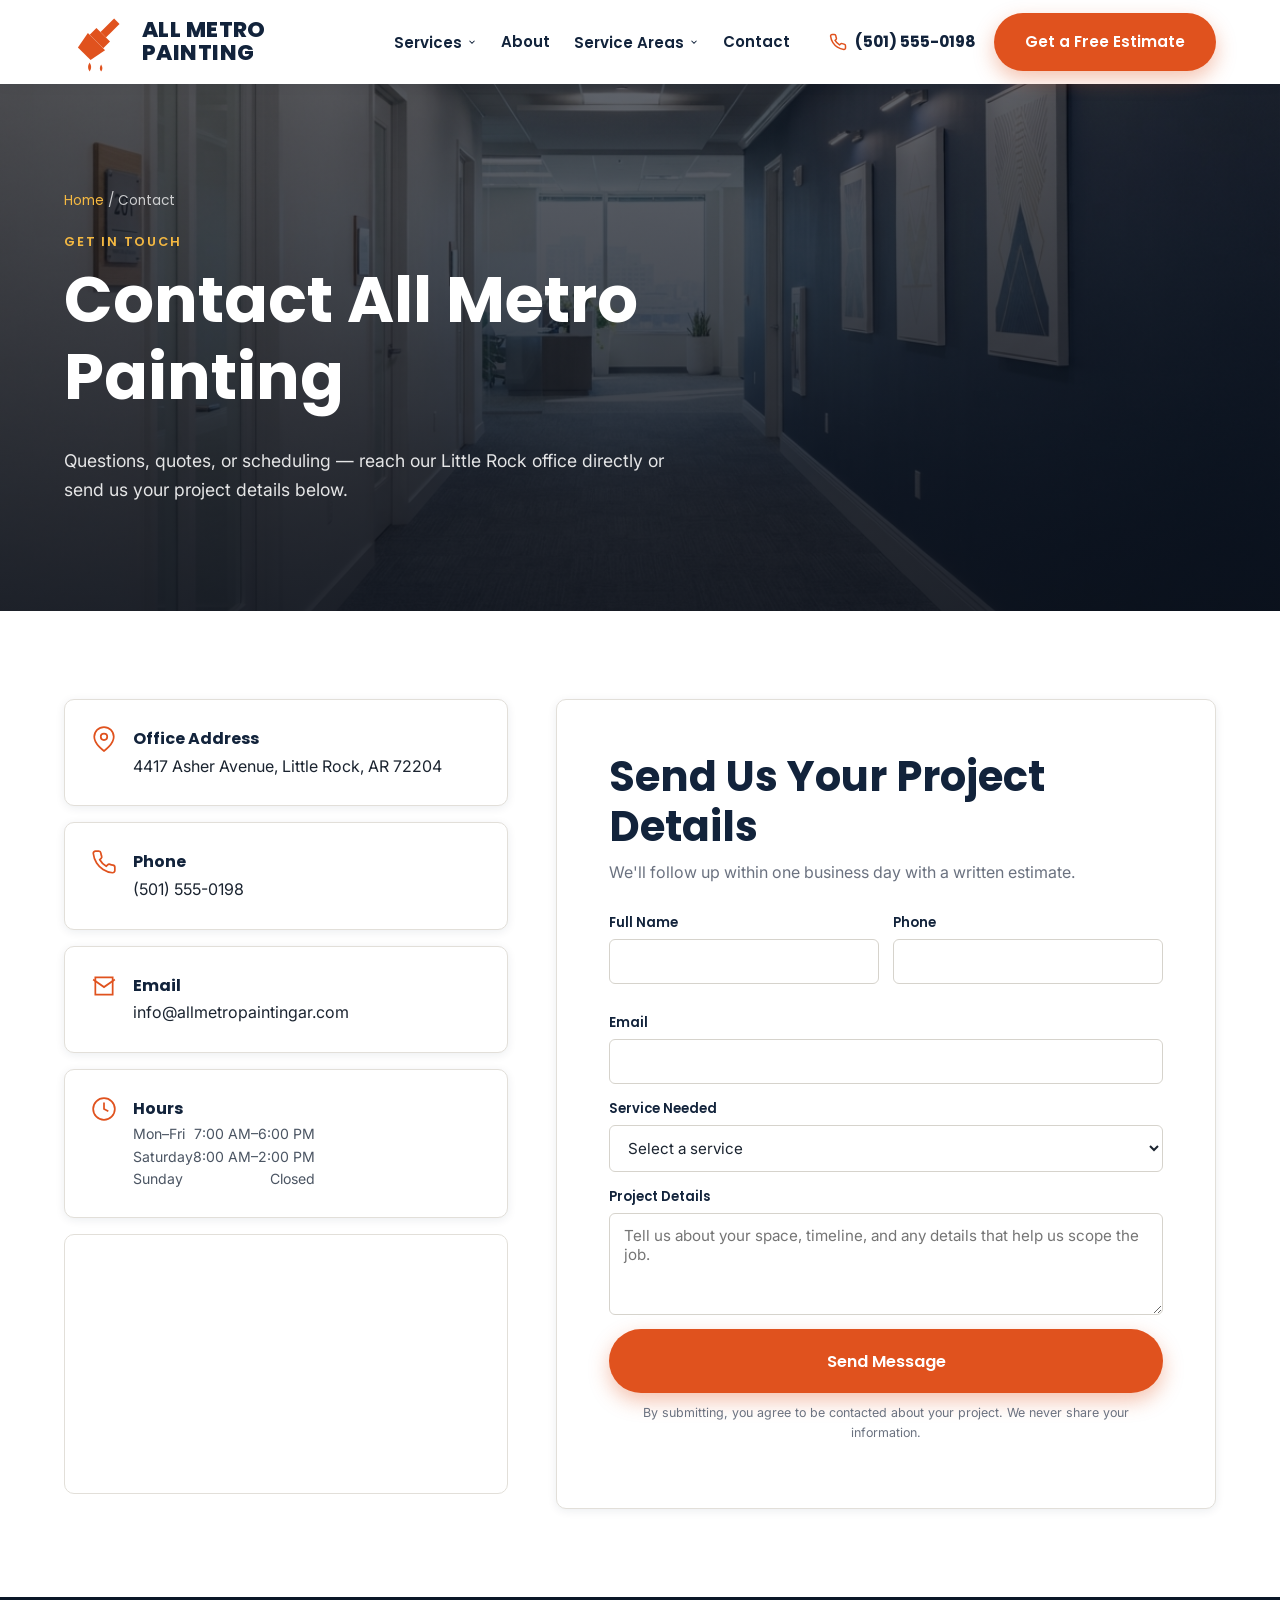
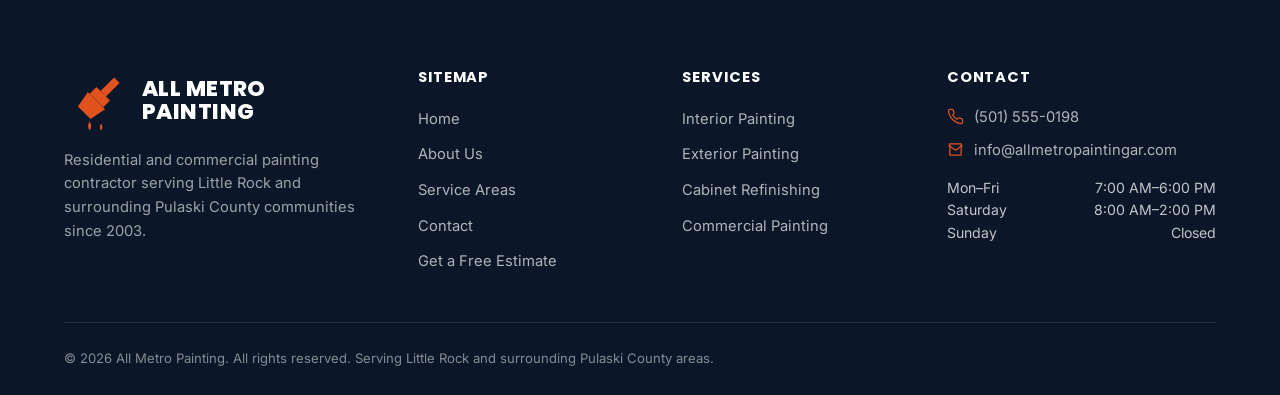
<file: contact.html>
<!DOCTYPE html>
<html lang="en">
<head>
<meta charset="UTF-8">
<meta name="viewport" content="width=device-width, initial-scale=1.0">
<title>Contact All Metro Painting | Little Rock, AR</title>
<meta name="description" content="Contact All Metro Painting for a free estimate on interior, exterior, cabinet refinishing, or commercial painting in Little Rock, AR and Pulaski County.">
<link rel="canonical" href="https://www.allmetropaintingar.com/contact.html">
<link rel="preconnect" href="https://fonts.googleapis.com">
<link href="https://fonts.googleapis.com/css2?family=Inter:wght@400;500;600;700&family=Poppins:wght@600;700;800&display=swap" rel="stylesheet">
<link rel="stylesheet" href="css/style.css">
</head>
<body class="inner-page">

<header class="site-header">
  <div class="container nav-inner">
    <a href="index.html" class="brand" aria-label="All Metro Painting home">
      <svg class="brand-icon" viewBox="0 0 100 100" xmlns="http://www.w3.org/2000/svg" aria-hidden="true">
        <g transform="rotate(45 50 50)">
          <rect class="brush-body" x="44" y="4" width="12" height="30"/>
          <rect class="brush-body" x="35" y="34" width="30" height="15"/>
          <path class="brush-body" d="M31 49 L69 49 L64 76 L36 76 Z"/>
        </g>
        <path class="drip" d="M40 82 Q45 90 40 96 Q35 90 40 82 Z"/>
        <path class="drip" d="M58 85 Q62 91 58 96 Q54 91 58 85 Z"/>
      </svg>
      <span class="brand-word">ALL METRO PAINTING</span>
    </a>
    <nav aria-label="Primary">
      <ul class="nav-links">
        <li class="has-dropdown">
          <button class="nav-toplink" aria-haspopup="true">Services
            <svg class="caret" viewBox="0 0 24 24" fill="none" stroke="currentColor" stroke-width="2.5"><polyline points="6 9 12 15 18 9"/></svg>
          </button>
          <div class="dropdown mega">
            <a class="drop-link" href="services/interior-painting.html">
              <svg class="di" viewBox="0 0 24 24" fill="none" stroke="currentColor" stroke-width="1.8"><path d="M3 21h18M6 21V9l6-5 6 5v12M9 21v-6h6v6"/></svg>
              <span><strong>Interior Painting</strong><small>Walls, trim, ceilings & cabinetry</small></span>
            </a>
            <a class="drop-link" href="services/exterior-painting.html">
              <svg class="di" viewBox="0 0 24 24" fill="none" stroke="currentColor" stroke-width="1.8"><path d="M3 12l9-9 9 9M5 10v10h14V10"/></svg>
              <span><strong>Exterior Painting</strong><small>Siding, trim, stucco & fascia</small></span>
            </a>
            <a class="drop-link" href="services/cabinet-refinishing.html">
              <svg class="di" viewBox="0 0 24 24" fill="none" stroke="currentColor" stroke-width="1.8"><rect x="4" y="3" width="16" height="18" rx="1"/><path d="M12 3v18M8 8h.01M16 14h.01"/></svg>
              <span><strong>Cabinet Refinishing</strong><small>Factory-smooth spray finishes</small></span>
            </a>
            <a class="drop-link" href="services/commercial-painting.html">
              <svg class="di" viewBox="0 0 24 24" fill="none" stroke="currentColor" stroke-width="1.8"><path d="M3 21h18M5 21V7l7-4 7 4v14M9 21v-5h6v5M9 10h.01M15 10h.01M9 14h.01M15 14h.01"/></svg>
              <span><strong>Commercial Painting</strong><small>Retail, office & multifamily</small></span>
            </a>
          </div>
        </li>
        <li><a href="about.html">About</a></li>
        <li class="has-dropdown">
          <button class="nav-toplink" aria-haspopup="true">Service Areas
            <svg class="caret" viewBox="0 0 24 24" fill="none" stroke="currentColor" stroke-width="2.5"><polyline points="6 9 12 15 18 9"/></svg>
          </button>
          <div class="dropdown areas-drop">
            <a class="drop-link" href="service-areas.html"><span><strong>Little Rock</strong><small>Primary service area</small></span></a>
            <a class="drop-link" href="service-areas.html#north-little-rock"><span><strong>North Little Rock</strong></span></a>
            <a class="drop-link" href="service-areas.html#sherwood"><span><strong>Sherwood</strong></span></a>
            <a class="drop-link" href="service-areas.html#maumelle"><span><strong>Maumelle</strong></span></a>
            <a class="drop-link" href="service-areas.html#jacksonville"><span><strong>Jacksonville</strong></span></a>
            <a class="drop-link" href="service-areas.html#cabot"><span><strong>Cabot</strong></span></a>
            <a class="drop-link" href="service-areas.html#bryant"><span><strong>Bryant</strong></span></a>
            <a class="drop-link" href="service-areas.html#benton"><span><strong>Benton</strong></span></a>
            <a class="drop-link" href="service-areas.html#conway"><span><strong>Conway</strong></span></a>
          </div>
        </li>
        <li><a href="contact.html">Contact</a></li>
      </ul>
    </nav>
    <div class="nav-right">
      <a href="tel:+15015550198" class="nav-phone">
        <svg viewBox="0 0 24 24" fill="none" stroke="currentColor" stroke-width="2"><path d="M22 16.92v3a2 2 0 0 1-2.18 2 19.8 19.8 0 0 1-8.63-3.07 19.5 19.5 0 0 1-6-6 19.8 19.8 0 0 1-3.07-8.67A2 2 0 0 1 4.11 2h3a2 2 0 0 1 2 1.72c.127.96.362 1.903.7 2.81a2 2 0 0 1-.45 2.11L8.09 9.91a16 16 0 0 0 6 6l1.27-1.27a2 2 0 0 1 2.11-.45c.907.338 1.85.573 2.81.7A2 2 0 0 1 22 16.92z"/></svg>
        <span class="nav-phone-text">(501) 555-0198</span>
      </a>
      <a href="#" class="btn btn-accent" data-open-quote="">Get a Free Estimate</a>
      <button class="nav-toggle" aria-label="Open menu">
        <svg viewBox="0 0 24 24" fill="currentColor"><circle cx="12" cy="5" r="1.8"/><circle cx="12" cy="12" r="1.8"/><circle cx="12" cy="19" r="1.8"/></svg>
      </button>
    </div>
  </div>
</header>

<div class="drawer-backdrop"></div>
<div class="mobile-drawer">
  <div class="mobile-drawer-head">
    <span class="brand-word" style="color:var(--navy)">ALL METRO</span>
    <button class="modal-close drawer-close" aria-label="Close menu">
      <svg viewBox="0 0 24 24" fill="none" stroke="currentColor" stroke-width="2"><line x1="18" y1="6" x2="6" y2="18"/><line x1="6" y1="6" x2="18" y2="18"/></svg>
    </button>
  </div>
  <ul>
    <li>
      <button class="m-toggle">Services
        <svg width="18" height="18" viewBox="0 0 24 24" fill="none" stroke="currentColor" stroke-width="2.5"><polyline points="6 9 12 15 18 9"/></svg>
      </button>
      <div class="mobile-sub">
        <a href="services/interior-painting.html">Interior Painting</a>
        <a href="services/exterior-painting.html">Exterior Painting</a>
        <a href="services/cabinet-refinishing.html">Cabinet Refinishing</a>
        <a href="services/commercial-painting.html">Commercial Painting</a>
      </div>
    </li>
    <li><a href="about.html">About</a></li>
    <li>
      <button class="m-toggle">Service Areas
        <svg width="18" height="18" viewBox="0 0 24 24" fill="none" stroke="currentColor" stroke-width="2.5"><polyline points="6 9 12 15 18 9"/></svg>
      </button>
      <div class="mobile-sub">
        <a href="service-areas.html">Little Rock</a>
        <a href="service-areas.html#north-little-rock">North Little Rock</a>
        <a href="service-areas.html#sherwood">Sherwood</a>
        <a href="service-areas.html#maumelle">Maumelle</a>
        <a href="service-areas.html#jacksonville">Jacksonville</a>
        <a href="service-areas.html#cabot">Cabot</a>
        <a href="service-areas.html#bryant">Bryant</a>
        <a href="service-areas.html#benton">Benton</a>
        <a href="service-areas.html#conway">Conway</a>
      </div>
    </li>
    <li><a href="contact.html">Contact</a></li>
    <li><a href="tel:+15015550198">(501) 555-0198</a></li>
  </ul>
  <a href="#" class="btn btn-accent btn-block" data-open-quote="">Get a Free Estimate</a>
</div>

<!-- ===================== PAGE HEADER ===================== -->
<header class="page-header" style="background-image:url('images/service-commercial-painting.jpg');">
  <div class="container page-header-inner">
    <p class="breadcrumb"><a href="index.html">Home</a> / Contact</p>
    <span class="eyebrow">Get In Touch</span>
    <h1>Contact All Metro Painting</h1>
    <p class="lead">Questions, quotes, or scheduling &mdash; reach our Little Rock office directly or send us your project details below.</p>
  </div>
</header>

<!-- ===================== CONTACT GRID ===================== -->
<section>
  <div class="container contact-grid">
    <div>
      <div class="contact-card">
        <svg viewBox="0 0 24 24" fill="none" stroke="currentColor" stroke-width="1.6"><path d="M21 10c0 7-9 13-9 13s-9-6-9-13a9 9 0 0 1 18 0z"/><circle cx="12" cy="10" r="3"/></svg>
        <div><strong>Office Address</strong>4417 Asher Avenue, Little Rock, AR 72204</div>
      </div>
      <div class="contact-card">
        <svg viewBox="0 0 24 24" fill="none" stroke="currentColor" stroke-width="1.6"><path d="M22 16.92v3a2 2 0 0 1-2.18 2 19.8 19.8 0 0 1-8.63-3.07 19.5 19.5 0 0 1-6-6 19.8 19.8 0 0 1-3.07-8.67A2 2 0 0 1 4.11 2h3a2 2 0 0 1 2 1.72c.127.96.362 1.903.7 2.81a2 2 0 0 1-.45 2.11L8.09 9.91a16 16 0 0 0 6 6l1.27-1.27a2 2 0 0 1 2.11-.45c.907.338 1.85.573 2.81.7A2 2 0 0 1 22 16.92z"/></svg>
        <div><strong>Phone</strong><a href="tel:+15015550198">(501) 555-0198</a></div>
      </div>
      <div class="contact-card">
        <svg viewBox="0 0 24 24" fill="none" stroke="currentColor" stroke-width="1.6"><path d="M4 4h16v16H4z"/><path d="M22 6l-10 7L2 6"/></svg>
        <div><strong>Email</strong><a href="mailto:info@allmetropaintingar.com">info@allmetropaintingar.com</a></div>
      </div>
      <div class="contact-card">
        <svg viewBox="0 0 24 24" fill="none" stroke="currentColor" stroke-width="1.6"><circle cx="12" cy="12" r="10"/><polyline points="12 6 12 12 16 14"/></svg>
        <div>
          <strong>Hours</strong>
          <div class="footer-hours-row" style="color:var(--gray-700);"><span>Mon&ndash;Fri</span><span>7:00 AM&ndash;6:00 PM</span></div>
          <div class="footer-hours-row" style="color:var(--gray-700);"><span>Saturday</span><span>8:00 AM&ndash;2:00 PM</span></div>
          <div class="footer-hours-row" style="color:var(--gray-700);"><span>Sunday</span><span>Closed</span></div>
        </div>
      </div>
      <div class="map-embed">
        <iframe src="https://www.google.com/maps?q=Little+Rock,+AR&output=embed" loading="lazy" referrerpolicy="no-referrer-when-downgrade" title="Map of Little Rock, AR"></iframe>
      </div>
    </div>

    <div>
      <div class="quote-form" style="border:1px solid var(--border); border-radius:var(--radius); box-shadow:var(--shadow-sm);">
        <h2 style="margin-bottom:.2em;">Send Us Your Project Details</h2>
        <p class="sub" style="color:var(--gray-500); margin-bottom:1.6rem;">We'll follow up within one business day with a written estimate.</p>
        <form id="page-quote-form" class="js-quote-form">
          <div class="form-row">
            <div class="form-field"><label for="c-name">Full Name</label><input type="text" id="c-name" required></div>
            <div class="form-field"><label for="c-phone">Phone</label><input type="tel" id="c-phone" required></div>
          </div>
          <div class="form-field"><label for="c-email">Email</label><input type="email" id="c-email" required></div>
          <div class="form-field">
            <label for="c-service">Service Needed</label>
            <select id="c-service">
              <option value="">Select a service</option>
              <option value="interior">Interior Painting</option>
              <option value="exterior">Exterior Painting</option>
              <option value="cabinets">Cabinet Refinishing</option>
              <option value="commercial">Commercial Painting</option>
            </select>
          </div>
          <div class="form-field"><label for="c-details">Project Details</label><textarea id="c-details" rows="4" placeholder="Tell us about your space, timeline, and any details that help us scope the job."></textarea></div>
          <button type="submit" class="btn btn-accent btn-block btn-lg">Send Message</button>
          <p class="form-note">By submitting, you agree to be contacted about your project. We never share your information.</p>
        </form>
        <div class="form-success">
          <svg viewBox="0 0 24 24" fill="none" stroke="currentColor" stroke-width="1.6"><circle cx="12" cy="12" r="10"/><polyline points="8 12 11 15 16 9"/></svg>
          <h2>Message Received</h2>
          <p>Thanks &mdash; a member of our team will reach out within one business day.</p>
        </div>
      </div>
    </div>
  </div>
</section>

<!-- ===================== FOOTER ===================== -->
<footer class="site-footer">
  <div class="container">
    <div class="footer-grid">
      <div class="footer-brand">
        <a href="index.html" class="brand">
          <svg class="brand-icon" viewBox="0 0 100 100" xmlns="http://www.w3.org/2000/svg" aria-hidden="true" width="52" height="52">
            <g transform="rotate(45 50 50)">
              <rect class="brush-body" x="44" y="4" width="12" height="30"/>
              <rect class="brush-body" x="35" y="34" width="30" height="15"/>
              <path class="brush-body" d="M31 49 L69 49 L64 76 L36 76 Z"/>
            </g>
            <path class="drip" d="M40 82 Q45 90 40 96 Q35 90 40 82 Z"/>
            <path class="drip" d="M58 85 Q62 91 58 96 Q54 91 58 85 Z"/>
          </svg>
          <span class="brand-word">ALL METRO PAINTING</span>
        </a>
        <p>Residential and commercial painting contractor serving Little Rock and surrounding Pulaski County communities since 2003.</p>
      </div>
      <div>
        <h4>Sitemap</h4>
        <ul>
          <li><a href="index.html">Home</a></li>
          <li><a href="about.html">About Us</a></li>
          <li><a href="service-areas.html">Service Areas</a></li>
          <li><a href="contact.html">Contact</a></li>
          <li><a href="#" data-open-quote="">Get a Free Estimate</a></li>
        </ul>
      </div>
      <div>
        <h4>Services</h4>
        <ul>
          <li><a href="services/interior-painting.html">Interior Painting</a></li>
          <li><a href="services/exterior-painting.html">Exterior Painting</a></li>
          <li><a href="services/cabinet-refinishing.html">Cabinet Refinishing</a></li>
          <li><a href="services/commercial-painting.html">Commercial Painting</a></li>
        </ul>
      </div>
      <div>
        <h4>Contact</h4>
        <ul class="footer-contact">
          <li><svg viewBox="0 0 24 24" fill="none" stroke="currentColor" stroke-width="1.8"><path d="M22 16.92v3a2 2 0 0 1-2.18 2 19.8 19.8 0 0 1-8.63-3.07 19.5 19.5 0 0 1-6-6 19.8 19.8 0 0 1-3.07-8.67A2 2 0 0 1 4.11 2h3a2 2 0 0 1 2 1.72c.127.96.362 1.903.7 2.81a2 2 0 0 1-.45 2.11L8.09 9.91a16 16 0 0 0 6 6l1.27-1.27a2 2 0 0 1 2.11-.45c.907.338 1.85.573 2.81.7A2 2 0 0 1 22 16.92z"/></svg> <a href="tel:+15015550198">(501) 555-0198</a></li>
          <li><svg viewBox="0 0 24 24" fill="none" stroke="currentColor" stroke-width="1.8"><path d="M4 4h16v16H4z"/><path d="M22 6l-10 7L2 6"/></svg> <a href="mailto:info@allmetropaintingar.com">info@allmetropaintingar.com</a></li>
        </ul>
        <div style="margin-top:14px;">
          <div class="footer-hours-row"><span>Mon&ndash;Fri</span><span>7:00 AM&ndash;6:00 PM</span></div>
          <div class="footer-hours-row"><span>Saturday</span><span>8:00 AM&ndash;2:00 PM</span></div>
          <div class="footer-hours-row"><span>Sunday</span><span>Closed</span></div>
        </div>
      </div>
    </div>
    <div class="footer-bottom">
      <span>&copy; 2026 All Metro Painting. All rights reserved. Serving Little Rock and surrounding Pulaski County areas.</span>
    </div>
  </div>
</footer>

<!-- ===================== QUOTE MODAL ===================== -->
<div class="modal-overlay">
  <div class="modal-box">
    <button class="modal-close" data-close-quote aria-label="Close">
      <svg viewBox="0 0 24 24" fill="none" stroke="currentColor" stroke-width="2"><line x1="18" y1="6" x2="6" y2="18"/><line x1="6" y1="6" x2="18" y2="18"/></svg>
    </button>
    <h2>Get a Free Estimate</h2>
    <p class="sub">Fill out the form and a member of our Little Rock team will follow up within one business day.</p>
    <form id="quote-form" class="js-quote-form">
      <div class="form-row">
        <div class="form-field"><label for="quote-name">Full Name</label><input type="text" id="quote-name" required></div>
        <div class="form-field"><label for="quote-phone">Phone</label><input type="tel" id="quote-phone" required></div>
      </div>
      <div class="form-field"><label for="quote-email">Email</label><input type="email" id="quote-email" required></div>
      <div class="form-field">
        <label for="quote-service">Service Needed</label>
        <select id="quote-service">
          <option value="">Select a service</option>
          <option value="interior">Interior Painting</option>
          <option value="exterior">Exterior Painting</option>
          <option value="cabinets">Cabinet Refinishing</option>
          <option value="commercial">Commercial Painting</option>
        </select>
      </div>
      <div class="form-field"><label for="quote-details">Project Details</label><textarea id="quote-details" rows="4" placeholder="Tell us about your space, timeline, and any details that help us scope the job."></textarea></div>
      <button type="submit" class="btn btn-accent btn-block btn-lg">Request Free Estimate</button>
      <p class="form-note">By submitting, you agree to be contacted about your project. We never share your information.</p>
    </form>
    <div class="form-success">
      <svg viewBox="0 0 24 24" fill="none" stroke="currentColor" stroke-width="1.6"><circle cx="12" cy="12" r="10"/><polyline points="8 12 11 15 16 9"/></svg>
      <h2>Request Received</h2>
      <p>Thanks &mdash; a member of our team will reach out within one business day to schedule your free estimate.</p>
    </div>
  </div>
</div>

<script src="js/script.js"></script>
</body>
</html>
</file>
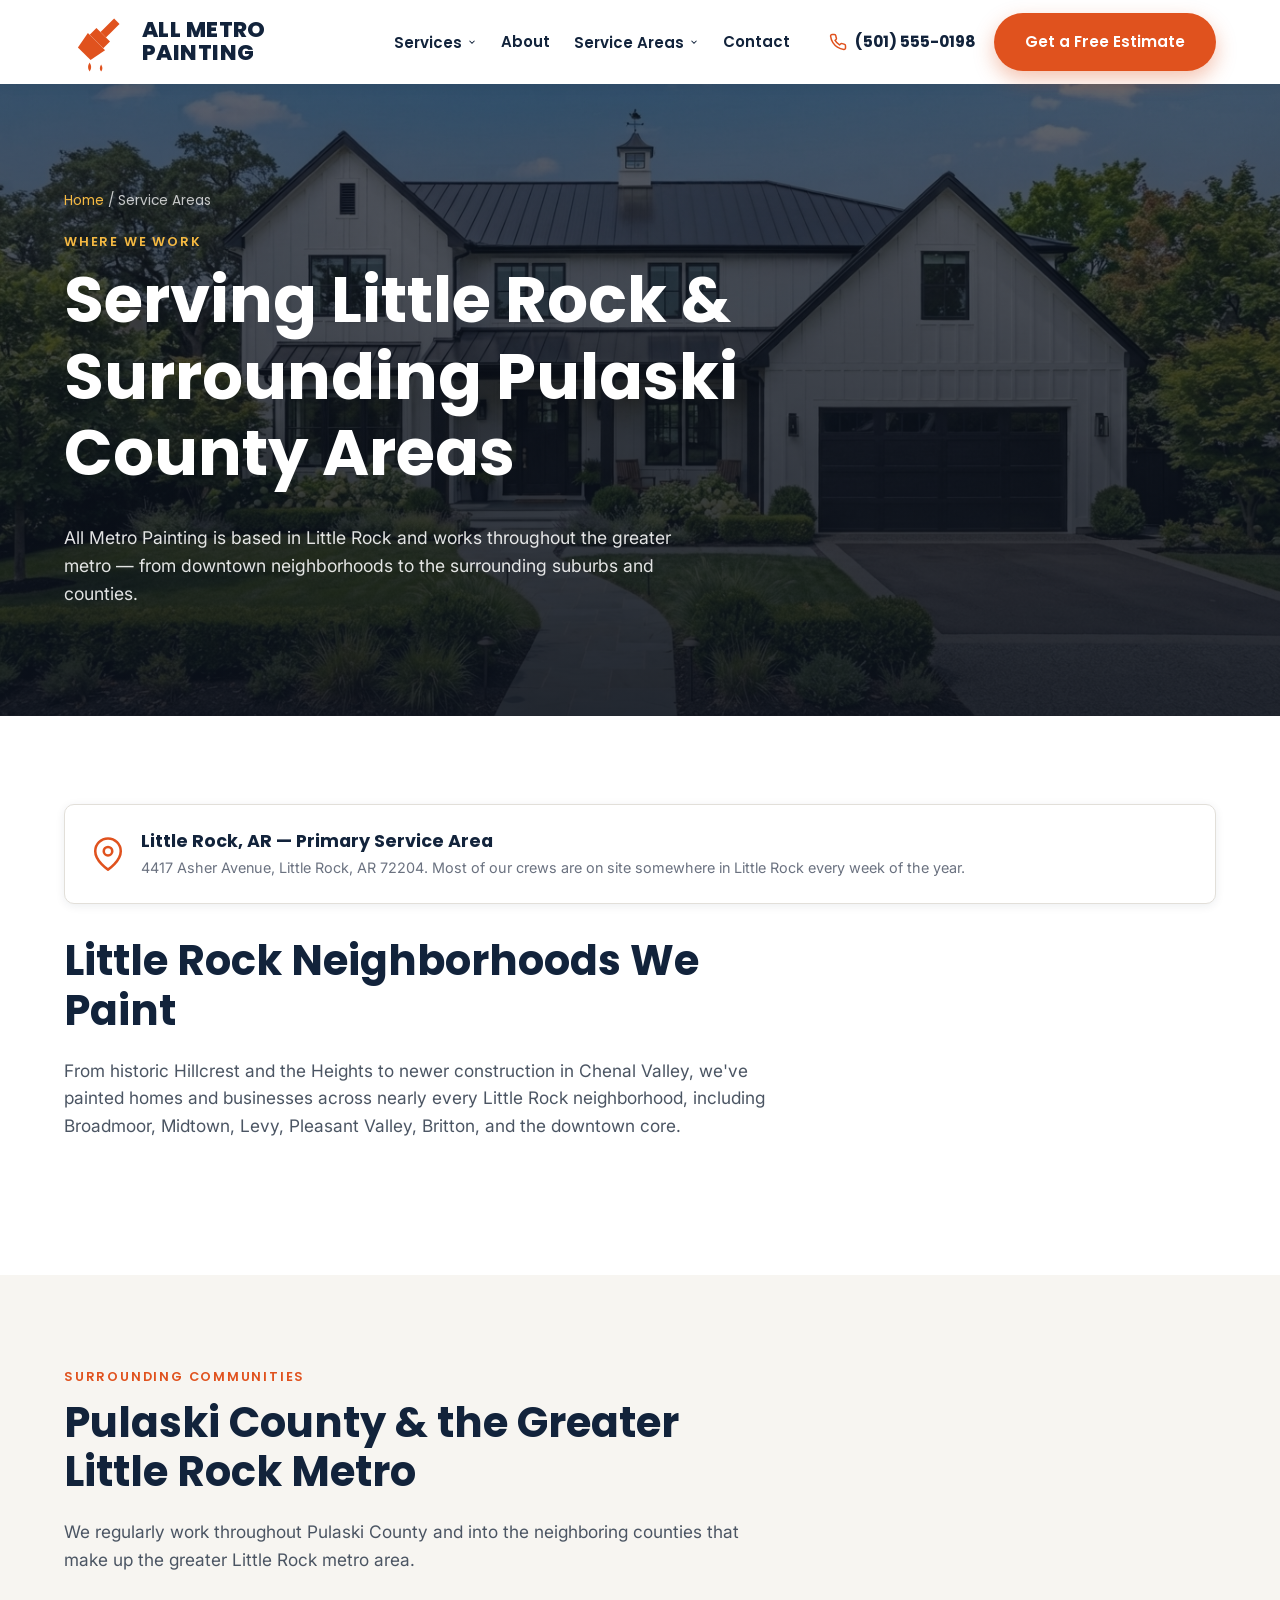
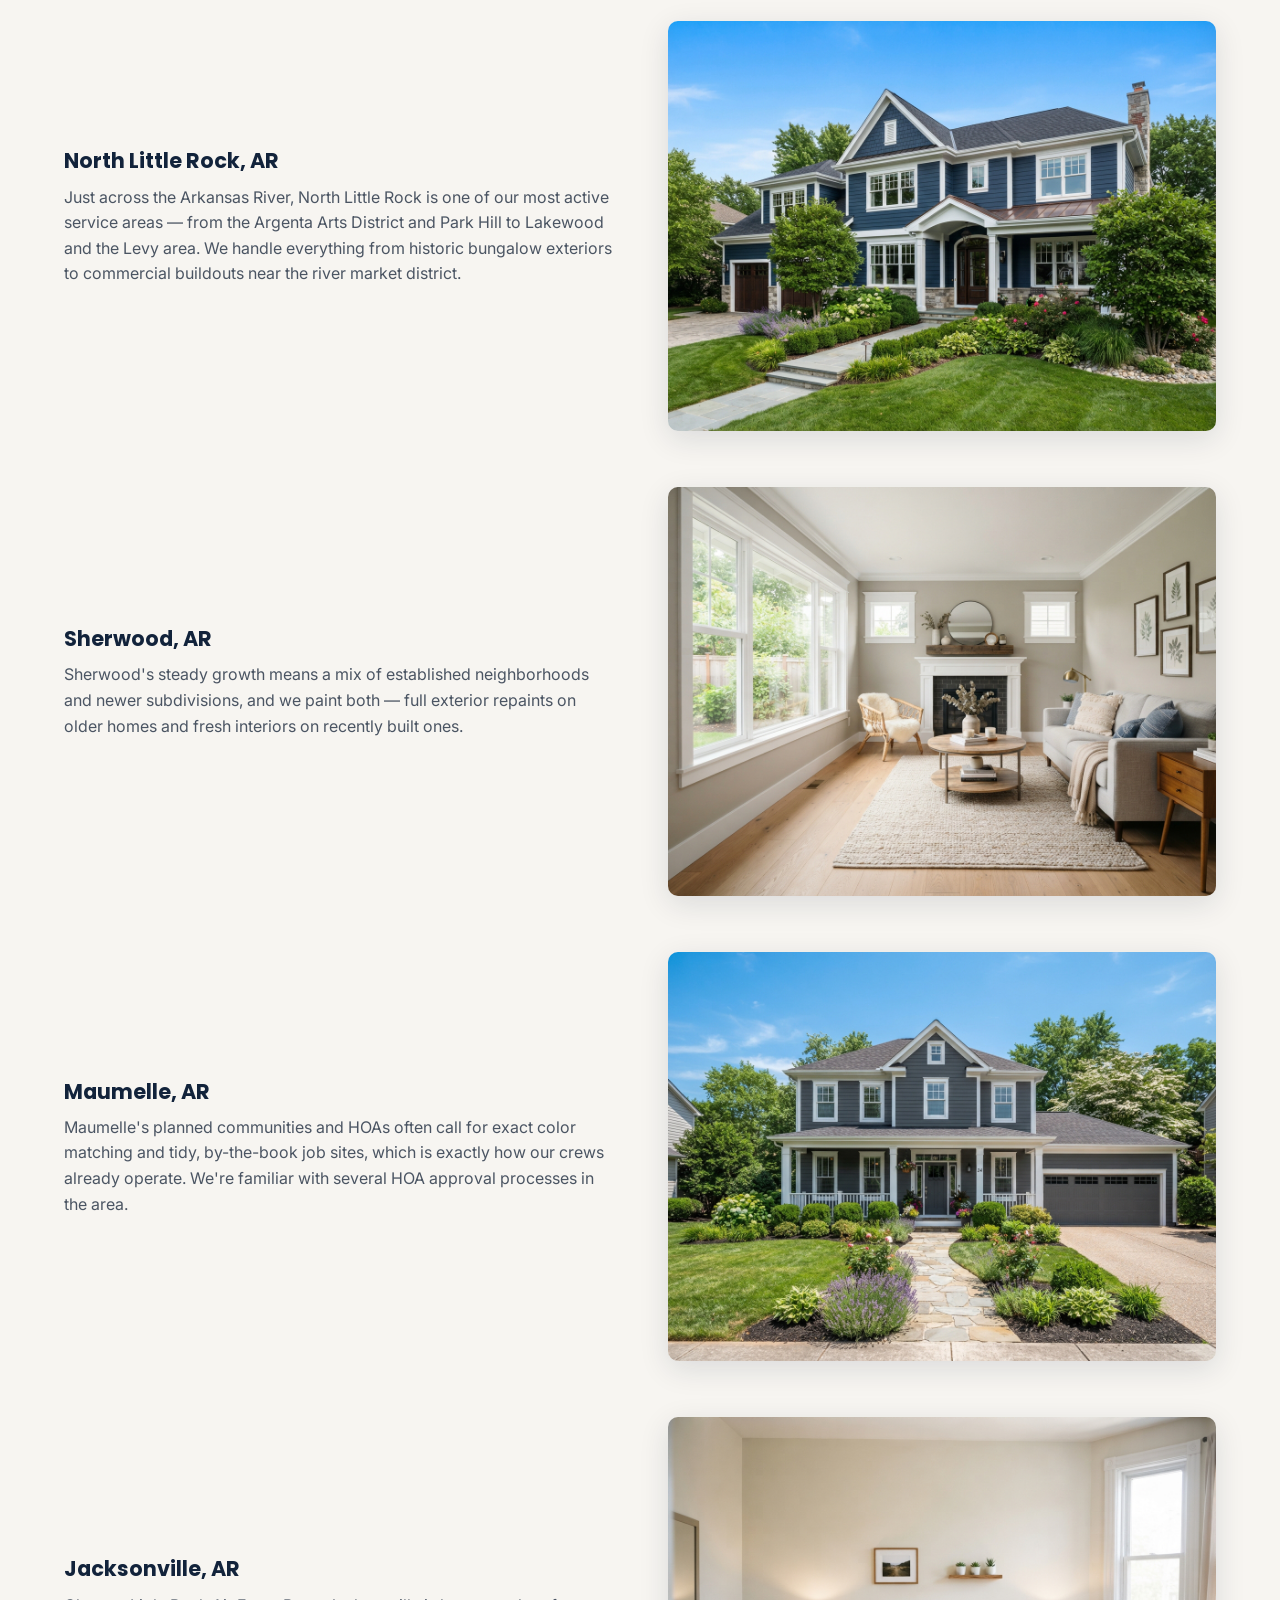
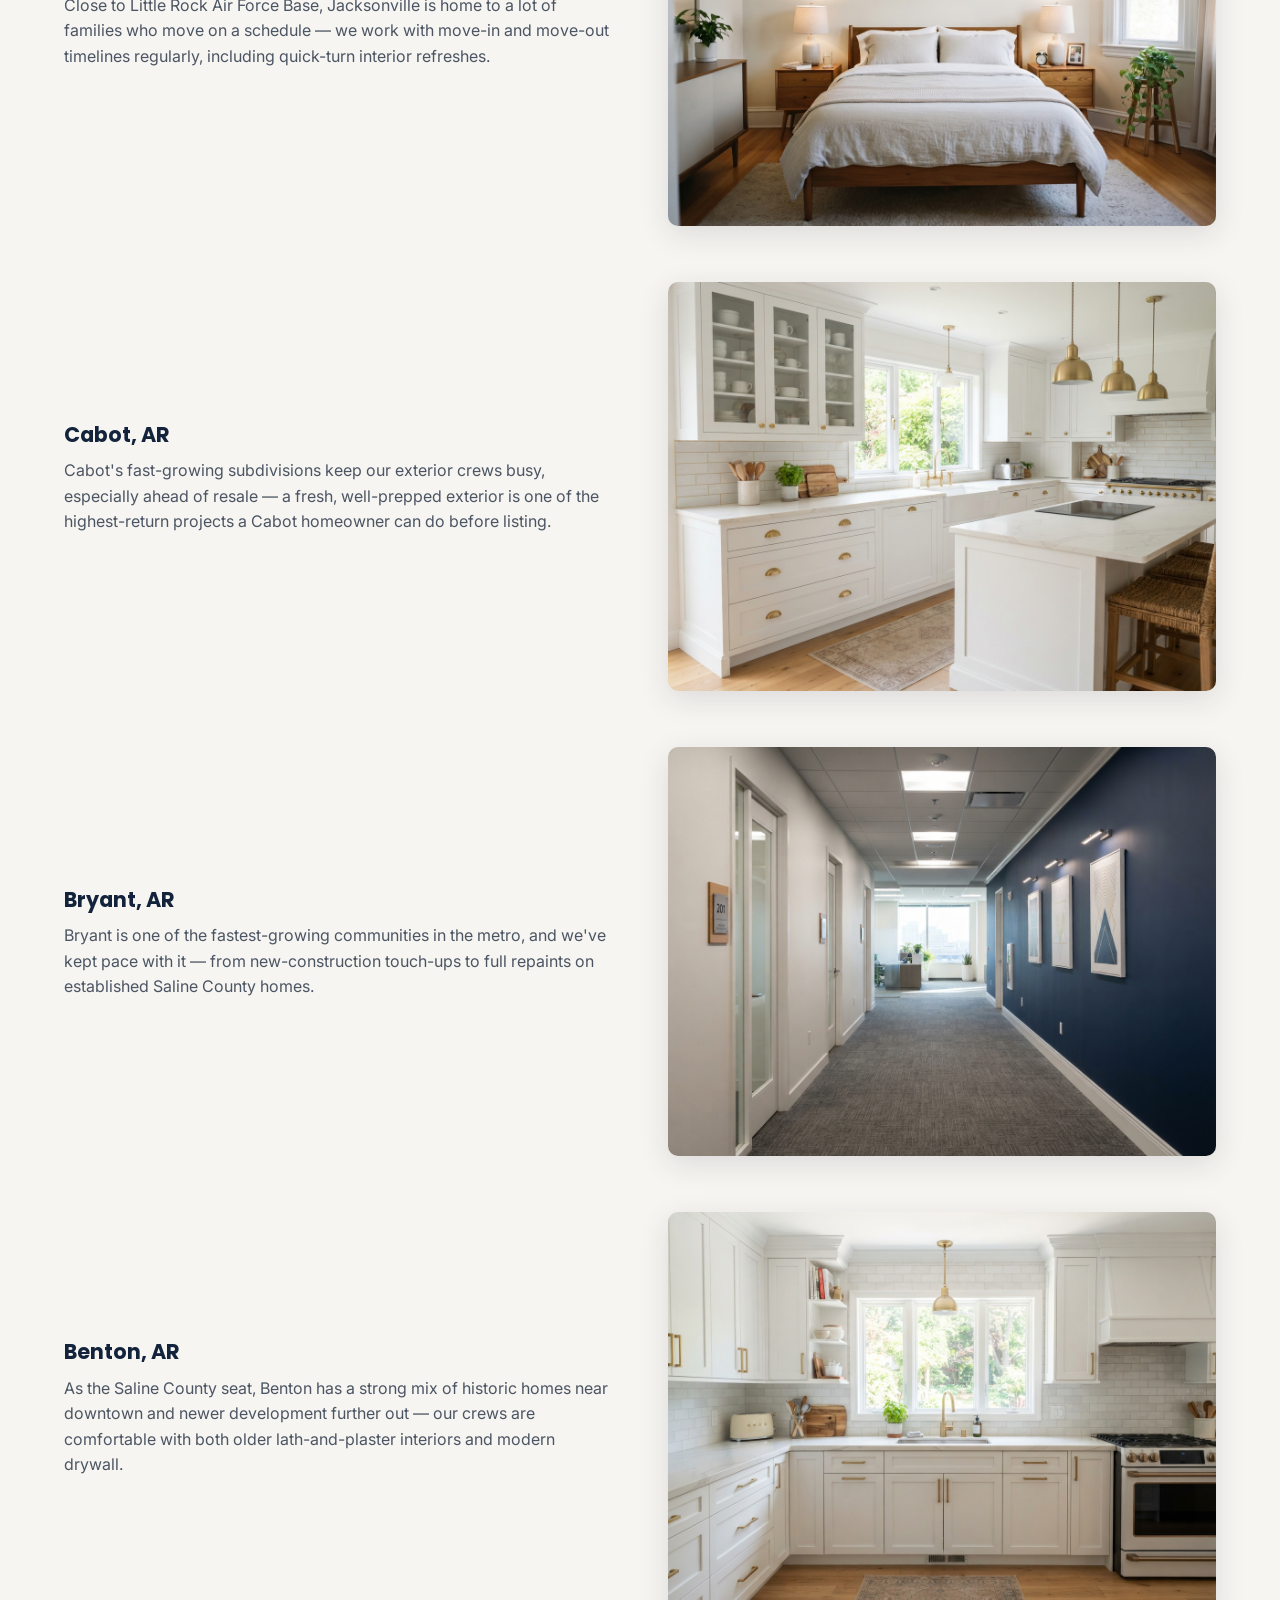
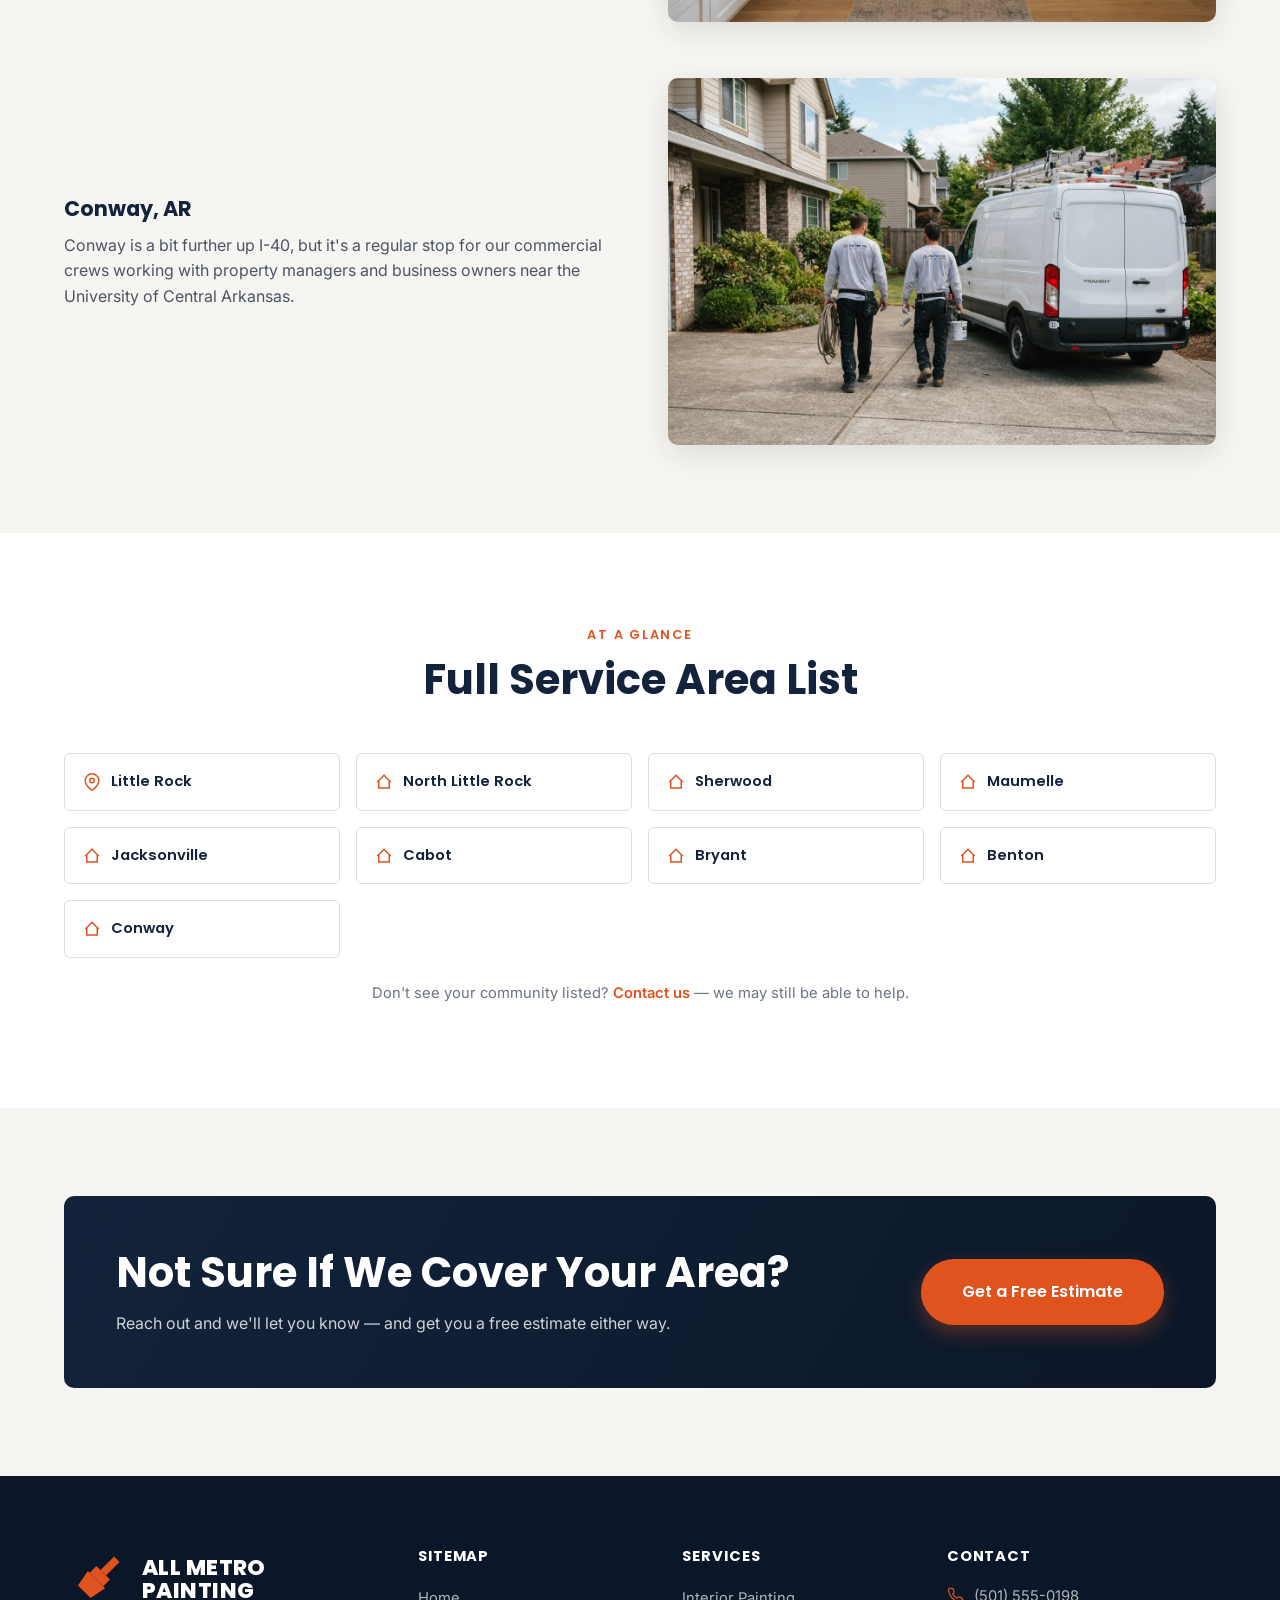
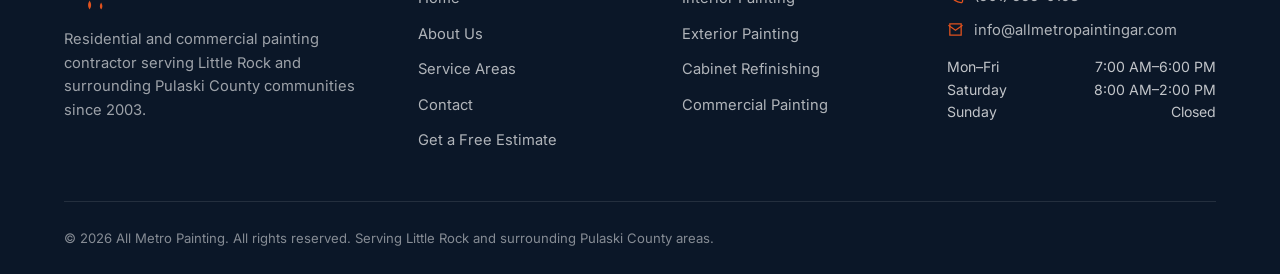
<file: service-areas.html>
<!DOCTYPE html>
<html lang="en">
<head>
<meta charset="UTF-8">
<meta name="viewport" content="width=device-width, initial-scale=1.0">
<title>Service Areas | Painting Contractor Serving Pulaski County, AR</title>
<meta name="description" content="All Metro Painting serves Little Rock, North Little Rock, Sherwood, Maumelle, Jacksonville, Cabot, Bryant, Benton, and Conway, AR. See our full service area.">
<link rel="canonical" href="https://www.allmetropaintingar.com/service-areas.html">
<link rel="preconnect" href="https://fonts.googleapis.com">
<link href="https://fonts.googleapis.com/css2?family=Inter:wght@400;500;600;700&family=Poppins:wght@600;700;800&display=swap" rel="stylesheet">
<link rel="stylesheet" href="css/style.css">
</head>
<body class="inner-page">

<header class="site-header">
  <div class="container nav-inner">
    <a href="index.html" class="brand" aria-label="All Metro Painting home">
      <svg class="brand-icon" viewBox="0 0 100 100" xmlns="http://www.w3.org/2000/svg" aria-hidden="true">
        <g transform="rotate(45 50 50)">
          <rect class="brush-body" x="44" y="4" width="12" height="30"/>
          <rect class="brush-body" x="35" y="34" width="30" height="15"/>
          <path class="brush-body" d="M31 49 L69 49 L64 76 L36 76 Z"/>
        </g>
        <path class="drip" d="M40 82 Q45 90 40 96 Q35 90 40 82 Z"/>
        <path class="drip" d="M58 85 Q62 91 58 96 Q54 91 58 85 Z"/>
      </svg>
      <span class="brand-word">ALL METRO PAINTING</span>
    </a>
    <nav aria-label="Primary">
      <ul class="nav-links">
        <li class="has-dropdown">
          <button class="nav-toplink" aria-haspopup="true">Services
            <svg class="caret" viewBox="0 0 24 24" fill="none" stroke="currentColor" stroke-width="2.5"><polyline points="6 9 12 15 18 9"/></svg>
          </button>
          <div class="dropdown mega">
            <a class="drop-link" href="services/interior-painting.html">
              <svg class="di" viewBox="0 0 24 24" fill="none" stroke="currentColor" stroke-width="1.8"><path d="M3 21h18M6 21V9l6-5 6 5v12M9 21v-6h6v6"/></svg>
              <span><strong>Interior Painting</strong><small>Walls, trim, ceilings & cabinetry</small></span>
            </a>
            <a class="drop-link" href="services/exterior-painting.html">
              <svg class="di" viewBox="0 0 24 24" fill="none" stroke="currentColor" stroke-width="1.8"><path d="M3 12l9-9 9 9M5 10v10h14V10"/></svg>
              <span><strong>Exterior Painting</strong><small>Siding, trim, stucco & fascia</small></span>
            </a>
            <a class="drop-link" href="services/cabinet-refinishing.html">
              <svg class="di" viewBox="0 0 24 24" fill="none" stroke="currentColor" stroke-width="1.8"><rect x="4" y="3" width="16" height="18" rx="1"/><path d="M12 3v18M8 8h.01M16 14h.01"/></svg>
              <span><strong>Cabinet Refinishing</strong><small>Factory-smooth spray finishes</small></span>
            </a>
            <a class="drop-link" href="services/commercial-painting.html">
              <svg class="di" viewBox="0 0 24 24" fill="none" stroke="currentColor" stroke-width="1.8"><path d="M3 21h18M5 21V7l7-4 7 4v14M9 21v-5h6v5M9 10h.01M15 10h.01M9 14h.01M15 14h.01"/></svg>
              <span><strong>Commercial Painting</strong><small>Retail, office & multifamily</small></span>
            </a>
          </div>
        </li>
        <li><a href="about.html">About</a></li>
        <li class="has-dropdown">
          <button class="nav-toplink" aria-haspopup="true">Service Areas
            <svg class="caret" viewBox="0 0 24 24" fill="none" stroke="currentColor" stroke-width="2.5"><polyline points="6 9 12 15 18 9"/></svg>
          </button>
          <div class="dropdown areas-drop">
            <a class="drop-link" href="service-areas.html"><span><strong>Little Rock</strong><small>Primary service area</small></span></a>
            <a class="drop-link" href="service-areas.html#north-little-rock"><span><strong>North Little Rock</strong></span></a>
            <a class="drop-link" href="service-areas.html#sherwood"><span><strong>Sherwood</strong></span></a>
            <a class="drop-link" href="service-areas.html#maumelle"><span><strong>Maumelle</strong></span></a>
            <a class="drop-link" href="service-areas.html#jacksonville"><span><strong>Jacksonville</strong></span></a>
            <a class="drop-link" href="service-areas.html#cabot"><span><strong>Cabot</strong></span></a>
            <a class="drop-link" href="service-areas.html#bryant"><span><strong>Bryant</strong></span></a>
            <a class="drop-link" href="service-areas.html#benton"><span><strong>Benton</strong></span></a>
            <a class="drop-link" href="service-areas.html#conway"><span><strong>Conway</strong></span></a>
          </div>
        </li>
        <li><a href="contact.html">Contact</a></li>
      </ul>
    </nav>
    <div class="nav-right">
      <a href="tel:+15015550198" class="nav-phone">
        <svg viewBox="0 0 24 24" fill="none" stroke="currentColor" stroke-width="2"><path d="M22 16.92v3a2 2 0 0 1-2.18 2 19.8 19.8 0 0 1-8.63-3.07 19.5 19.5 0 0 1-6-6 19.8 19.8 0 0 1-3.07-8.67A2 2 0 0 1 4.11 2h3a2 2 0 0 1 2 1.72c.127.96.362 1.903.7 2.81a2 2 0 0 1-.45 2.11L8.09 9.91a16 16 0 0 0 6 6l1.27-1.27a2 2 0 0 1 2.11-.45c.907.338 1.85.573 2.81.7A2 2 0 0 1 22 16.92z"/></svg>
        <span class="nav-phone-text">(501) 555-0198</span>
      </a>
      <a href="#" class="btn btn-accent" data-open-quote="">Get a Free Estimate</a>
      <button class="nav-toggle" aria-label="Open menu">
        <svg viewBox="0 0 24 24" fill="currentColor"><circle cx="12" cy="5" r="1.8"/><circle cx="12" cy="12" r="1.8"/><circle cx="12" cy="19" r="1.8"/></svg>
      </button>
    </div>
  </div>
</header>

<div class="drawer-backdrop"></div>
<div class="mobile-drawer">
  <div class="mobile-drawer-head">
    <span class="brand-word" style="color:var(--navy)">ALL METRO</span>
    <button class="modal-close drawer-close" aria-label="Close menu">
      <svg viewBox="0 0 24 24" fill="none" stroke="currentColor" stroke-width="2"><line x1="18" y1="6" x2="6" y2="18"/><line x1="6" y1="6" x2="18" y2="18"/></svg>
    </button>
  </div>
  <ul>
    <li>
      <button class="m-toggle">Services
        <svg width="18" height="18" viewBox="0 0 24 24" fill="none" stroke="currentColor" stroke-width="2.5"><polyline points="6 9 12 15 18 9"/></svg>
      </button>
      <div class="mobile-sub">
        <a href="services/interior-painting.html">Interior Painting</a>
        <a href="services/exterior-painting.html">Exterior Painting</a>
        <a href="services/cabinet-refinishing.html">Cabinet Refinishing</a>
        <a href="services/commercial-painting.html">Commercial Painting</a>
      </div>
    </li>
    <li><a href="about.html">About</a></li>
    <li>
      <button class="m-toggle">Service Areas
        <svg width="18" height="18" viewBox="0 0 24 24" fill="none" stroke="currentColor" stroke-width="2.5"><polyline points="6 9 12 15 18 9"/></svg>
      </button>
      <div class="mobile-sub">
        <a href="service-areas.html">Little Rock</a>
        <a href="service-areas.html#north-little-rock">North Little Rock</a>
        <a href="service-areas.html#sherwood">Sherwood</a>
        <a href="service-areas.html#maumelle">Maumelle</a>
        <a href="service-areas.html#jacksonville">Jacksonville</a>
        <a href="service-areas.html#cabot">Cabot</a>
        <a href="service-areas.html#bryant">Bryant</a>
        <a href="service-areas.html#benton">Benton</a>
        <a href="service-areas.html#conway">Conway</a>
      </div>
    </li>
    <li><a href="contact.html">Contact</a></li>
    <li><a href="tel:+15015550198">(501) 555-0198</a></li>
  </ul>
  <a href="#" class="btn btn-accent btn-block" data-open-quote="">Get a Free Estimate</a>
</div>

<!-- ===================== PAGE HEADER ===================== -->
<header class="page-header" style="background-image:url('images/hero-exterior-painting.jpg');">
  <div class="container page-header-inner">
    <p class="breadcrumb"><a href="index.html">Home</a> / Service Areas</p>
    <span class="eyebrow">Where We Work</span>
    <h1>Serving Little Rock &amp; Surrounding Pulaski County Areas</h1>
    <p class="lead">All Metro Painting is based in Little Rock and works throughout the greater metro &mdash; from downtown neighborhoods to the surrounding suburbs and counties.</p>
  </div>
</header>

<!-- ===================== PRIMARY AREA ===================== -->
<section id="little-rock">
  <div class="container">
    <div class="areas-primary">
      <svg viewBox="0 0 24 24" fill="none" stroke="currentColor" stroke-width="1.8"><path d="M21 10c0 7-9 13-9 13s-9-6-9-13a9 9 0 0 1 18 0z"/><circle cx="12" cy="10" r="3"/></svg>
      <div><strong>Little Rock, AR &mdash; Primary Service Area</strong><span>4417 Asher Avenue, Little Rock, AR 72204. Most of our crews are on site somewhere in Little Rock every week of the year.</span></div>
    </div>
    <div class="section-head">
      <h2>Little Rock Neighborhoods We Paint</h2>
      <p>From historic Hillcrest and the Heights to newer construction in Chenal Valley, we've painted homes and businesses across nearly every Little Rock neighborhood, including Broadmoor, Midtown, Levy, Pleasant Valley, Britton, and the downtown core.</p>
    </div>
  </div>
</section>

<!-- ===================== SURROUNDING AREAS ===================== -->
<section class="section-alt">
  <div class="container">
    <div class="section-head">
      <span class="eyebrow">Surrounding Communities</span>
      <h2>Pulaski County &amp; the Greater Little Rock Metro</h2>
      <p>We regularly work throughout Pulaski County and into the neighboring counties that make up the greater Little Rock metro area.</p>
    </div>

    <div class="split" id="north-little-rock" style="margin-bottom:3.5rem;">
      <div>
        <h3>North Little Rock, AR</h3>
        <p>Just across the Arkansas River, North Little Rock is one of our most active service areas &mdash; from the Argenta Arts District and Park Hill to Lakewood and the Levy area. We handle everything from historic bungalow exteriors to commercial buildouts near the river market district.</p>
      </div>
      <div class="media"><img src="images/service-exterior-painting.jpg" alt="Exterior painting service in North Little Rock, AR"></div>
    </div>

    <div class="split reverse" id="sherwood" style="margin-bottom:3.5rem;">
      <div>
        <h3>Sherwood, AR</h3>
        <p>Sherwood's steady growth means a mix of established neighborhoods and newer subdivisions, and we paint both &mdash; full exterior repaints on older homes and fresh interiors on recently built ones.</p>
      </div>
      <div class="media"><img src="images/service-interior-painting.jpg" alt="Interior painting service in Sherwood, AR"></div>
    </div>

    <div class="split" id="maumelle" style="margin-bottom:3.5rem;">
      <div>
        <h3>Maumelle, AR</h3>
        <p>Maumelle's planned communities and HOAs often call for exact color matching and tidy, by-the-book job sites, which is exactly how our crews already operate. We're familiar with several HOA approval processes in the area.</p>
      </div>
      <div class="media"><img src="images/gallery-exterior-after.jpg" alt="Home exterior painted in Maumelle, AR"></div>
    </div>

    <div class="split reverse" id="jacksonville" style="margin-bottom:3.5rem;">
      <div>
        <h3>Jacksonville, AR</h3>
        <p>Close to Little Rock Air Force Base, Jacksonville is home to a lot of families who move on a schedule &mdash; we work with move-in and move-out timelines regularly, including quick-turn interior refreshes.</p>
      </div>
      <div class="media"><img src="images/gallery-interior-after.jpg" alt="Interior painting project in Jacksonville, AR"></div>
    </div>

    <div class="split" id="cabot" style="margin-bottom:3.5rem;">
      <div>
        <h3>Cabot, AR</h3>
        <p>Cabot's fast-growing subdivisions keep our exterior crews busy, especially ahead of resale &mdash; a fresh, well-prepped exterior is one of the highest-return projects a Cabot homeowner can do before listing.</p>
      </div>
      <div class="media"><img src="images/service-cabinet-refinishing.jpg" alt="Cabinet refinishing project near Cabot, AR"></div>
    </div>

    <div class="split reverse" id="bryant" style="margin-bottom:3.5rem;">
      <div>
        <h3>Bryant, AR</h3>
        <p>Bryant is one of the fastest-growing communities in the metro, and we've kept pace with it &mdash; from new-construction touch-ups to full repaints on established Saline County homes.</p>
      </div>
      <div class="media"><img src="images/service-commercial-painting.jpg" alt="Commercial painting project in Bryant, AR"></div>
    </div>

    <div class="split" id="benton" style="margin-bottom:3.5rem;">
      <div>
        <h3>Benton, AR</h3>
        <p>As the Saline County seat, Benton has a strong mix of historic homes near downtown and newer development further out &mdash; our crews are comfortable with both older lath-and-plaster interiors and modern drywall.</p>
      </div>
      <div class="media"><img src="images/gallery-cabinet-after.jpg" alt="Refinished cabinets in a Benton, AR home"></div>
    </div>

    <div class="split reverse" id="conway">
      <div>
        <h3>Conway, AR</h3>
        <p>Conway is a bit further up I-40, but it's a regular stop for our commercial crews working with property managers and business owners near the University of Central Arkansas.</p>
      </div>
      <div class="media"><img src="images/about-team.jpg" alt="All Metro Painting crew serving Conway, AR"></div>
    </div>
  </div>
</section>

<!-- ===================== QUICK LIST ===================== -->
<section>
  <div class="container">
    <div class="section-head center">
      <span class="eyebrow">At a Glance</span>
      <h2>Full Service Area List</h2>
    </div>
    <div class="areas-grid">
      <a class="area-chip" href="#little-rock"><svg viewBox="0 0 24 24" fill="none" stroke="currentColor" stroke-width="2"><path d="M21 10c0 7-9 13-9 13s-9-6-9-13a9 9 0 0 1 18 0z"/><circle cx="12" cy="10" r="3"/></svg><span>Little Rock</span></a>
      <a class="area-chip" href="#north-little-rock"><svg viewBox="0 0 24 24" fill="none" stroke="currentColor" stroke-width="2"><path d="M3 12l9-9 9 9M5 10v10h14V10"/></svg><span>North Little Rock</span></a>
      <a class="area-chip" href="#sherwood"><svg viewBox="0 0 24 24" fill="none" stroke="currentColor" stroke-width="2"><path d="M3 12l9-9 9 9M5 10v10h14V10"/></svg><span>Sherwood</span></a>
      <a class="area-chip" href="#maumelle"><svg viewBox="0 0 24 24" fill="none" stroke="currentColor" stroke-width="2"><path d="M3 12l9-9 9 9M5 10v10h14V10"/></svg><span>Maumelle</span></a>
      <a class="area-chip" href="#jacksonville"><svg viewBox="0 0 24 24" fill="none" stroke="currentColor" stroke-width="2"><path d="M3 12l9-9 9 9M5 10v10h14V10"/></svg><span>Jacksonville</span></a>
      <a class="area-chip" href="#cabot"><svg viewBox="0 0 24 24" fill="none" stroke="currentColor" stroke-width="2"><path d="M3 12l9-9 9 9M5 10v10h14V10"/></svg><span>Cabot</span></a>
      <a class="area-chip" href="#bryant"><svg viewBox="0 0 24 24" fill="none" stroke="currentColor" stroke-width="2"><path d="M3 12l9-9 9 9M5 10v10h14V10"/></svg><span>Bryant</span></a>
      <a class="area-chip" href="#benton"><svg viewBox="0 0 24 24" fill="none" stroke="currentColor" stroke-width="2"><path d="M3 12l9-9 9 9M5 10v10h14V10"/></svg><span>Benton</span></a>
      <a class="area-chip" href="#conway"><svg viewBox="0 0 24 24" fill="none" stroke="currentColor" stroke-width="2"><path d="M3 12l9-9 9 9M5 10v10h14V10"/></svg><span>Conway</span></a>
    </div>
    <p style="text-align:center; margin-top:1.5rem; color:var(--gray-500); font-size:.92rem;">Don't see your community listed? <a href="contact.html" style="color:var(--accent); font-weight:600;">Contact us</a> &mdash; we may still be able to help.</p>
  </div>
</section>

<!-- ===================== CTA BAND ===================== -->
<section class="section-alt">
  <div class="container">
    <div class="cta-band">
      <div>
        <h2>Not Sure If We Cover Your Area?</h2>
        <p>Reach out and we'll let you know &mdash; and get you a free estimate either way.</p>
      </div>
      <a href="#" class="btn btn-accent btn-lg" data-open-quote="">Get a Free Estimate</a>
    </div>
  </div>
</section>

<!-- ===================== FOOTER ===================== -->
<footer class="site-footer">
  <div class="container">
    <div class="footer-grid">
      <div class="footer-brand">
        <a href="index.html" class="brand">
          <svg class="brand-icon" viewBox="0 0 100 100" xmlns="http://www.w3.org/2000/svg" aria-hidden="true" width="52" height="52">
            <g transform="rotate(45 50 50)">
              <rect class="brush-body" x="44" y="4" width="12" height="30"/>
              <rect class="brush-body" x="35" y="34" width="30" height="15"/>
              <path class="brush-body" d="M31 49 L69 49 L64 76 L36 76 Z"/>
            </g>
            <path class="drip" d="M40 82 Q45 90 40 96 Q35 90 40 82 Z"/>
            <path class="drip" d="M58 85 Q62 91 58 96 Q54 91 58 85 Z"/>
          </svg>
          <span class="brand-word">ALL METRO PAINTING</span>
        </a>
        <p>Residential and commercial painting contractor serving Little Rock and surrounding Pulaski County communities since 2003.</p>
      </div>
      <div>
        <h4>Sitemap</h4>
        <ul>
          <li><a href="index.html">Home</a></li>
          <li><a href="about.html">About Us</a></li>
          <li><a href="service-areas.html">Service Areas</a></li>
          <li><a href="contact.html">Contact</a></li>
          <li><a href="#" data-open-quote="">Get a Free Estimate</a></li>
        </ul>
      </div>
      <div>
        <h4>Services</h4>
        <ul>
          <li><a href="services/interior-painting.html">Interior Painting</a></li>
          <li><a href="services/exterior-painting.html">Exterior Painting</a></li>
          <li><a href="services/cabinet-refinishing.html">Cabinet Refinishing</a></li>
          <li><a href="services/commercial-painting.html">Commercial Painting</a></li>
        </ul>
      </div>
      <div>
        <h4>Contact</h4>
        <ul class="footer-contact">
          <li><svg viewBox="0 0 24 24" fill="none" stroke="currentColor" stroke-width="1.8"><path d="M22 16.92v3a2 2 0 0 1-2.18 2 19.8 19.8 0 0 1-8.63-3.07 19.5 19.5 0 0 1-6-6 19.8 19.8 0 0 1-3.07-8.67A2 2 0 0 1 4.11 2h3a2 2 0 0 1 2 1.72c.127.96.362 1.903.7 2.81a2 2 0 0 1-.45 2.11L8.09 9.91a16 16 0 0 0 6 6l1.27-1.27a2 2 0 0 1 2.11-.45c.907.338 1.85.573 2.81.7A2 2 0 0 1 22 16.92z"/></svg> <a href="tel:+15015550198">(501) 555-0198</a></li>
          <li><svg viewBox="0 0 24 24" fill="none" stroke="currentColor" stroke-width="1.8"><path d="M4 4h16v16H4z"/><path d="M22 6l-10 7L2 6"/></svg> <a href="mailto:info@allmetropaintingar.com">info@allmetropaintingar.com</a></li>
        </ul>
        <div style="margin-top:14px;">
          <div class="footer-hours-row"><span>Mon&ndash;Fri</span><span>7:00 AM&ndash;6:00 PM</span></div>
          <div class="footer-hours-row"><span>Saturday</span><span>8:00 AM&ndash;2:00 PM</span></div>
          <div class="footer-hours-row"><span>Sunday</span><span>Closed</span></div>
        </div>
      </div>
    </div>
    <div class="footer-bottom">
      <span>&copy; 2026 All Metro Painting. All rights reserved. Serving Little Rock and surrounding Pulaski County areas.</span>
    </div>
  </div>
</footer>

<!-- ===================== QUOTE MODAL ===================== -->
<div class="modal-overlay">
  <div class="modal-box">
    <button class="modal-close" data-close-quote aria-label="Close">
      <svg viewBox="0 0 24 24" fill="none" stroke="currentColor" stroke-width="2"><line x1="18" y1="6" x2="6" y2="18"/><line x1="6" y1="6" x2="18" y2="18"/></svg>
    </button>
    <h2>Get a Free Estimate</h2>
    <p class="sub">Fill out the form and a member of our Little Rock team will follow up within one business day.</p>
    <form id="quote-form" class="js-quote-form">
      <div class="form-row">
        <div class="form-field"><label for="quote-name">Full Name</label><input type="text" id="quote-name" required></div>
        <div class="form-field"><label for="quote-phone">Phone</label><input type="tel" id="quote-phone" required></div>
      </div>
      <div class="form-field"><label for="quote-email">Email</label><input type="email" id="quote-email" required></div>
      <div class="form-field">
        <label for="quote-service">Service Needed</label>
        <select id="quote-service">
          <option value="">Select a service</option>
          <option value="interior">Interior Painting</option>
          <option value="exterior">Exterior Painting</option>
          <option value="cabinets">Cabinet Refinishing</option>
          <option value="commercial">Commercial Painting</option>
        </select>
      </div>
      <div class="form-field"><label for="quote-details">Project Details</label><textarea id="quote-details" rows="4" placeholder="Tell us about your space, timeline, and any details that help us scope the job."></textarea></div>
      <button type="submit" class="btn btn-accent btn-block btn-lg">Request Free Estimate</button>
      <p class="form-note">By submitting, you agree to be contacted about your project. We never share your information.</p>
    </form>
    <div class="form-success">
      <svg viewBox="0 0 24 24" fill="none" stroke="currentColor" stroke-width="1.6"><circle cx="12" cy="12" r="10"/><polyline points="8 12 11 15 16 9"/></svg>
      <h2>Request Received</h2>
      <p>Thanks &mdash; a member of our team will reach out within one business day to schedule your free estimate.</p>
    </div>
  </div>
</div>

<script src="js/script.js"></script>
</body>
</html>
</file>
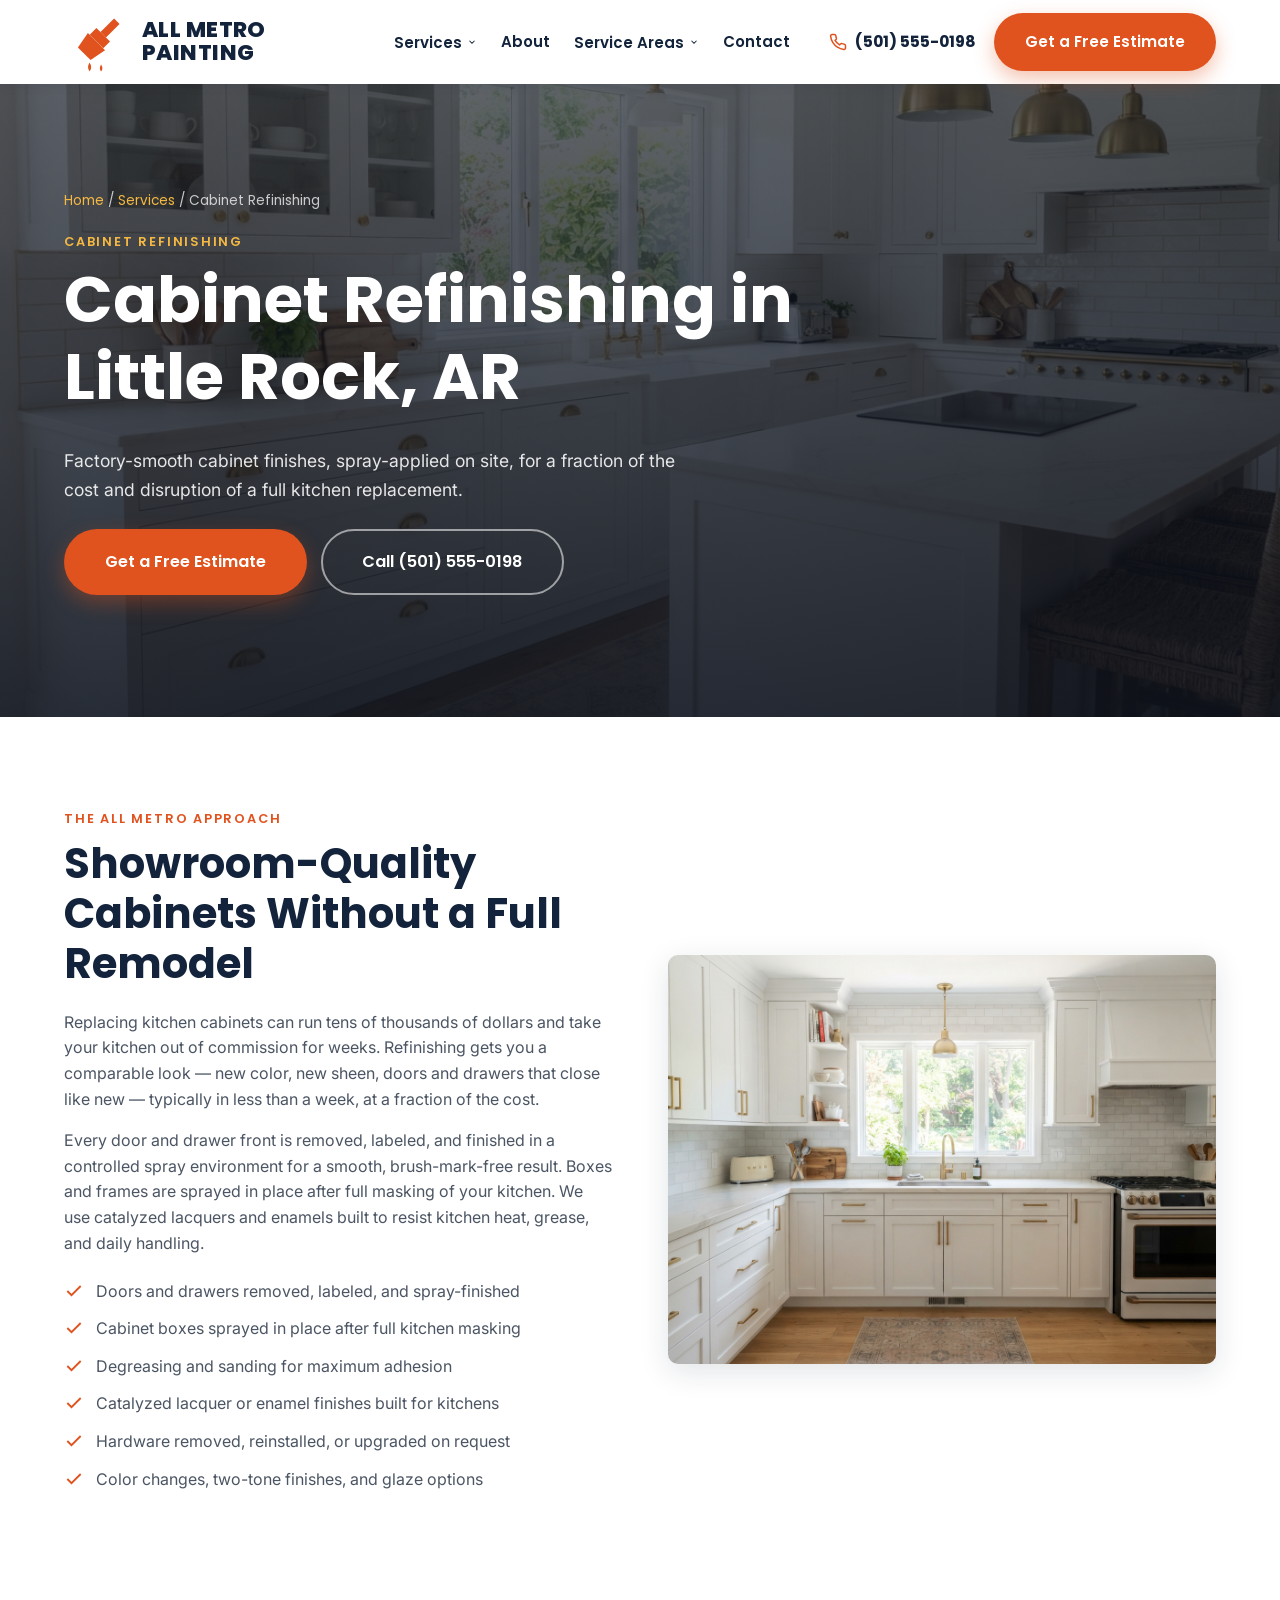
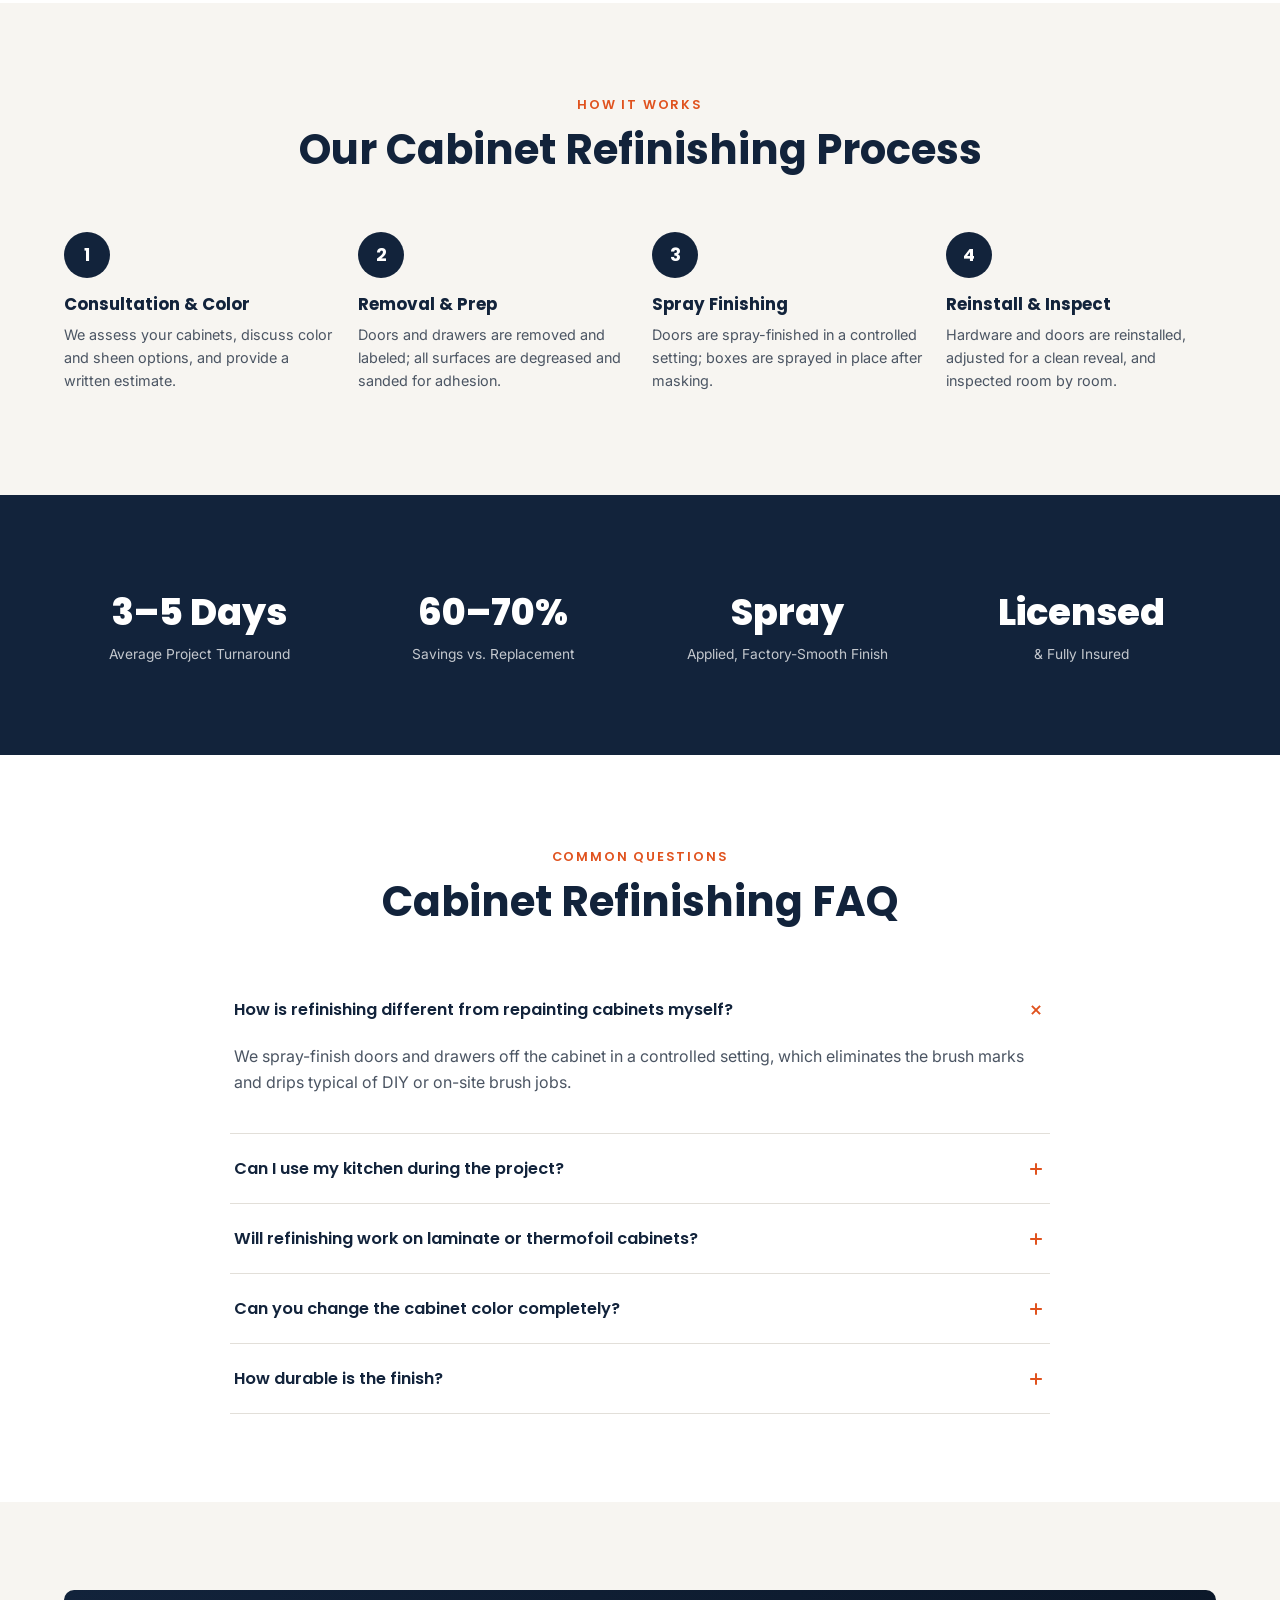
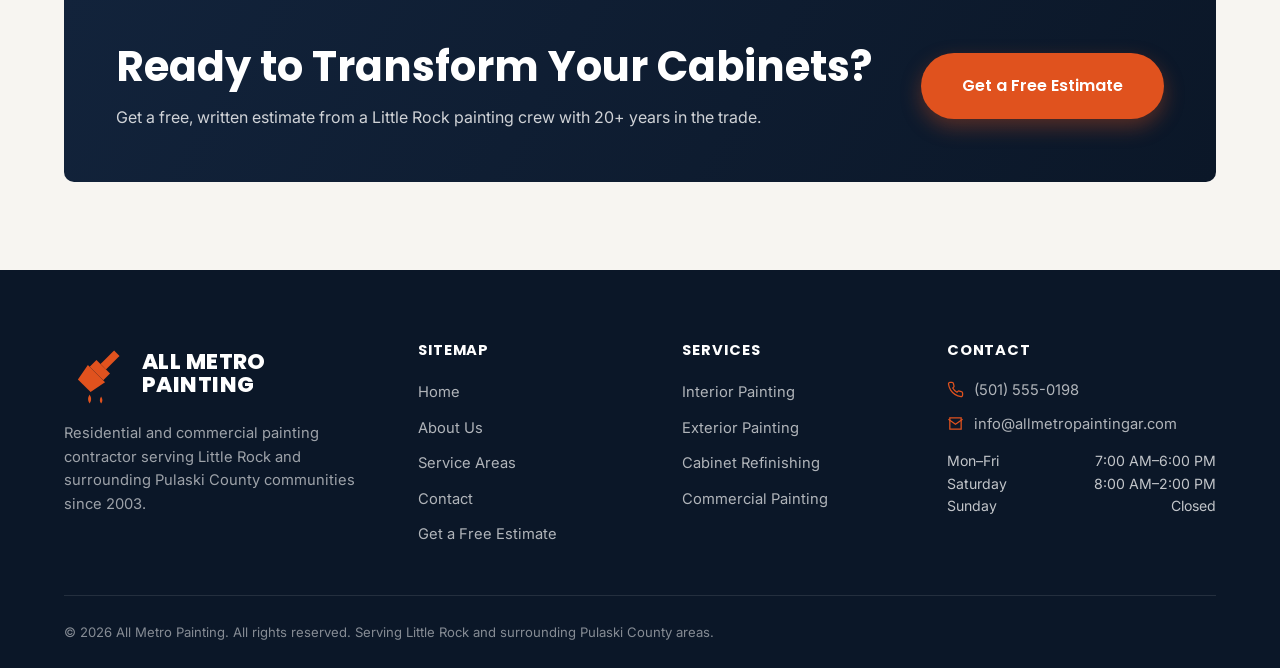
<file: services/cabinet-refinishing.html>
<!DOCTYPE html>
<html lang="en">
<head>
<meta charset="UTF-8">
<meta name="viewport" content="width=device-width, initial-scale=1.0">
<title>Cabinet Refinishing in Little Rock, AR | All Metro Painting</title>
<meta name="description" content="Professional cabinet refinishing in Little Rock, AR. Factory-smooth, spray-applied cabinet finishes at a fraction of replacement cost. Free estimates.">
<link rel="canonical" href="https://www.allmetropaintingar.com/services/cabinet-refinishing.html">
<link rel="preconnect" href="https://fonts.googleapis.com">
<link href="https://fonts.googleapis.com/css2?family=Inter:wght@400;500;600;700&family=Poppins:wght@600;700;800&display=swap" rel="stylesheet">
<link rel="stylesheet" href="../css/style.css">
</head>
<body class="inner-page">

<!-- ===================== HEADER / NAV ===================== -->
<header class="site-header">
  <div class="container nav-inner">
    <a href="../index.html" class="brand" aria-label="All Metro Painting home">
      <svg class="brand-icon" viewBox="0 0 100 100" xmlns="http://www.w3.org/2000/svg" aria-hidden="true">
        <g transform="rotate(45 50 50)">
          <rect class="brush-body" x="44" y="4" width="12" height="30"/>
          <rect class="brush-body" x="35" y="34" width="30" height="15"/>
          <path class="brush-body" d="M31 49 L69 49 L64 76 L36 76 Z"/>
        </g>
        <path class="drip" d="M40 82 Q45 90 40 96 Q35 90 40 82 Z"/>
        <path class="drip" d="M58 85 Q62 91 58 96 Q54 91 58 85 Z"/>
      </svg>
      <span class="brand-word">ALL METRO PAINTING</span>
    </a>
    <nav aria-label="Primary">
      <ul class="nav-links">
        <li class="has-dropdown">
          <button class="nav-toplink" aria-haspopup="true">Services
            <svg class="caret" viewBox="0 0 24 24" fill="none" stroke="currentColor" stroke-width="2.5"><polyline points="6 9 12 15 18 9"/></svg>
          </button>
          <div class="dropdown mega">
            <a class="drop-link" href="interior-painting.html">
              <svg class="di" viewBox="0 0 24 24" fill="none" stroke="currentColor" stroke-width="1.8"><path d="M3 21h18M6 21V9l6-5 6 5v12M9 21v-6h6v6"/></svg>
              <span><strong>Interior Painting</strong><small>Walls, trim, ceilings & cabinetry</small></span>
            </a>
            <a class="drop-link" href="exterior-painting.html">
              <svg class="di" viewBox="0 0 24 24" fill="none" stroke="currentColor" stroke-width="1.8"><path d="M3 12l9-9 9 9M5 10v10h14V10"/></svg>
              <span><strong>Exterior Painting</strong><small>Siding, trim, stucco & fascia</small></span>
            </a>
            <a class="drop-link" href="cabinet-refinishing.html">
              <svg class="di" viewBox="0 0 24 24" fill="none" stroke="currentColor" stroke-width="1.8"><rect x="4" y="3" width="16" height="18" rx="1"/><path d="M12 3v18M8 8h.01M16 14h.01"/></svg>
              <span><strong>Cabinet Refinishing</strong><small>Factory-smooth spray finishes</small></span>
            </a>
            <a class="drop-link" href="commercial-painting.html">
              <svg class="di" viewBox="0 0 24 24" fill="none" stroke="currentColor" stroke-width="1.8"><path d="M3 21h18M5 21V7l7-4 7 4v14M9 21v-5h6v5M9 10h.01M15 10h.01M9 14h.01M15 14h.01"/></svg>
              <span><strong>Commercial Painting</strong><small>Retail, office & multifamily</small></span>
            </a>
          </div>
        </li>
        <li><a href="../about.html">About</a></li>
        <li class="has-dropdown">
          <button class="nav-toplink" aria-haspopup="true">Service Areas
            <svg class="caret" viewBox="0 0 24 24" fill="none" stroke="currentColor" stroke-width="2.5"><polyline points="6 9 12 15 18 9"/></svg>
          </button>
          <div class="dropdown areas-drop">
            <a class="drop-link" href="../service-areas.html"><span><strong>Little Rock</strong><small>Primary service area</small></span></a>
            <a class="drop-link" href="../service-areas.html#north-little-rock"><span><strong>North Little Rock</strong></span></a>
            <a class="drop-link" href="../service-areas.html#sherwood"><span><strong>Sherwood</strong></span></a>
            <a class="drop-link" href="../service-areas.html#maumelle"><span><strong>Maumelle</strong></span></a>
            <a class="drop-link" href="../service-areas.html#jacksonville"><span><strong>Jacksonville</strong></span></a>
            <a class="drop-link" href="../service-areas.html#cabot"><span><strong>Cabot</strong></span></a>
            <a class="drop-link" href="../service-areas.html#bryant"><span><strong>Bryant</strong></span></a>
            <a class="drop-link" href="../service-areas.html#benton"><span><strong>Benton</strong></span></a>
            <a class="drop-link" href="../service-areas.html#conway"><span><strong>Conway</strong></span></a>
          </div>
        </li>
        <li><a href="../contact.html">Contact</a></li>
      </ul>
    </nav>
    <div class="nav-right">
      <a href="tel:+15015550198" class="nav-phone">
        <svg viewBox="0 0 24 24" fill="none" stroke="currentColor" stroke-width="2"><path d="M22 16.92v3a2 2 0 0 1-2.18 2 19.8 19.8 0 0 1-8.63-3.07 19.5 19.5 0 0 1-6-6 19.8 19.8 0 0 1-3.07-8.67A2 2 0 0 1 4.11 2h3a2 2 0 0 1 2 1.72c.127.96.362 1.903.7 2.81a2 2 0 0 1-.45 2.11L8.09 9.91a16 16 0 0 0 6 6l1.27-1.27a2 2 0 0 1 2.11-.45c.907.338 1.85.573 2.81.7A2 2 0 0 1 22 16.92z"/></svg>
        <span class="nav-phone-text">(501) 555-0198</span>
      </a>
      <a href="#" class="btn btn-accent" data-open-quote="cabinets">Get a Free Estimate</a>
      <button class="nav-toggle" aria-label="Open menu">
        <svg viewBox="0 0 24 24" fill="currentColor"><circle cx="12" cy="5" r="1.8"/><circle cx="12" cy="12" r="1.8"/><circle cx="12" cy="19" r="1.8"/></svg>
      </button>
    </div>
  </div>
</header>

<div class="drawer-backdrop"></div>
<div class="mobile-drawer">
  <div class="mobile-drawer-head">
    <span class="brand-word" style="color:var(--navy)">ALL METRO</span>
    <button class="modal-close drawer-close" aria-label="Close menu">
      <svg viewBox="0 0 24 24" fill="none" stroke="currentColor" stroke-width="2"><line x1="18" y1="6" x2="6" y2="18"/><line x1="6" y1="6" x2="18" y2="18"/></svg>
    </button>
  </div>
  <ul>
    <li>
      <button class="m-toggle">Services
        <svg width="18" height="18" viewBox="0 0 24 24" fill="none" stroke="currentColor" stroke-width="2.5"><polyline points="6 9 12 15 18 9"/></svg>
      </button>
      <div class="mobile-sub">
        <a href="interior-painting.html">Interior Painting</a>
        <a href="exterior-painting.html">Exterior Painting</a>
        <a href="cabinet-refinishing.html">Cabinet Refinishing</a>
        <a href="commercial-painting.html">Commercial Painting</a>
      </div>
    </li>
    <li><a href="../about.html">About</a></li>
    <li>
      <button class="m-toggle">Service Areas
        <svg width="18" height="18" viewBox="0 0 24 24" fill="none" stroke="currentColor" stroke-width="2.5"><polyline points="6 9 12 15 18 9"/></svg>
      </button>
      <div class="mobile-sub">
        <a href="../service-areas.html">Little Rock</a>
        <a href="../service-areas.html#north-little-rock">North Little Rock</a>
        <a href="../service-areas.html#sherwood">Sherwood</a>
        <a href="../service-areas.html#maumelle">Maumelle</a>
        <a href="../service-areas.html#jacksonville">Jacksonville</a>
        <a href="../service-areas.html#cabot">Cabot</a>
        <a href="../service-areas.html#bryant">Bryant</a>
        <a href="../service-areas.html#benton">Benton</a>
        <a href="../service-areas.html#conway">Conway</a>
      </div>
    </li>
    <li><a href="../contact.html">Contact</a></li>
    <li><a href="tel:+15015550198">(501) 555-0198</a></li>
  </ul>
  <a href="#" class="btn btn-accent btn-block" data-open-quote="cabinets">Get a Free Estimate</a>
</div>

<!-- ===================== PAGE HEADER ===================== -->
<header class="page-header" style="background-image:url('../images/service-cabinet-refinishing.jpg');">
  <div class="container page-header-inner">
    <p class="breadcrumb"><a href="../index.html">Home</a> / <a href="../index.html#services">Services</a> / Cabinet Refinishing</p>
    <span class="eyebrow">Cabinet Refinishing</span>
    <h1>Cabinet Refinishing in Little Rock, AR</h1>
    <p class="lead">Factory-smooth cabinet finishes, spray-applied on site, for a fraction of the cost and disruption of a full kitchen replacement.</p>
    <div class="hero-ctas" style="margin-top:1.6rem;">
      <a href="#" class="btn btn-accent btn-lg" data-open-quote="cabinets">Get a Free Estimate</a>
      <a href="tel:+15015550198" class="btn btn-outline btn-lg">Call (501) 555-0198</a>
    </div>
  </div>
</header>

<!-- ===================== INTRO SPLIT ===================== -->
<section>
  <div class="container split">
    <div>
      <span class="eyebrow">The All Metro Approach</span>
      <h2>Showroom-Quality Cabinets Without a Full Remodel</h2>
      <p>Replacing kitchen cabinets can run tens of thousands of dollars and take your kitchen out of commission for weeks. Refinishing gets you a comparable look &mdash; new color, new sheen, doors and drawers that close like new &mdash; typically in less than a week, at a fraction of the cost.</p>
      <p>Every door and drawer front is removed, labeled, and finished in a controlled spray environment for a smooth, brush-mark-free result. Boxes and frames are sprayed in place after full masking of your kitchen. We use catalyzed lacquers and enamels built to resist kitchen heat, grease, and daily handling.</p>
      <ul class="checklist">
        <li><svg viewBox="0 0 24 24" fill="none" stroke="currentColor" stroke-width="2.2"><polyline points="20 6 9 17 4 12"/></svg> Doors and drawers removed, labeled, and spray-finished</li>
        <li><svg viewBox="0 0 24 24" fill="none" stroke="currentColor" stroke-width="2.2"><polyline points="20 6 9 17 4 12"/></svg> Cabinet boxes sprayed in place after full kitchen masking</li>
        <li><svg viewBox="0 0 24 24" fill="none" stroke="currentColor" stroke-width="2.2"><polyline points="20 6 9 17 4 12"/></svg> Degreasing and sanding for maximum adhesion</li>
        <li><svg viewBox="0 0 24 24" fill="none" stroke="currentColor" stroke-width="2.2"><polyline points="20 6 9 17 4 12"/></svg> Catalyzed lacquer or enamel finishes built for kitchens</li>
        <li><svg viewBox="0 0 24 24" fill="none" stroke="currentColor" stroke-width="2.2"><polyline points="20 6 9 17 4 12"/></svg> Hardware removed, reinstalled, or upgraded on request</li>
        <li><svg viewBox="0 0 24 24" fill="none" stroke="currentColor" stroke-width="2.2"><polyline points="20 6 9 17 4 12"/></svg> Color changes, two-tone finishes, and glaze options</li>
      </ul>
    </div>
    <div class="media">
      <img src="../images/gallery-cabinet-after.jpg" alt="Refinished kitchen cabinets in a Little Rock home">
    </div>
  </div>
</section>

<!-- ===================== PROCESS ===================== -->
<section class="section-alt">
  <div class="container">
    <div class="section-head center">
      <span class="eyebrow">How It Works</span>
      <h2>Our Cabinet Refinishing Process</h2>
    </div>
    <div class="process-grid">
      <div class="process-step"><h3>Consultation &amp; Color</h3><p>We assess your cabinets, discuss color and sheen options, and provide a written estimate.</p></div>
      <div class="process-step"><h3>Removal &amp; Prep</h3><p>Doors and drawers are removed and labeled; all surfaces are degreased and sanded for adhesion.</p></div>
      <div class="process-step"><h3>Spray Finishing</h3><p>Doors are spray-finished in a controlled setting; boxes are sprayed in place after masking.</p></div>
      <div class="process-step"><h3>Reinstall &amp; Inspect</h3><p>Hardware and doors are reinstalled, adjusted for a clean reveal, and inspected room by room.</p></div>
    </div>
  </div>
</section>

<!-- ===================== STAT BAND ===================== -->
<section class="section-navy">
  <div class="container stat-band">
    <div class="stat"><span class="num">3&ndash;5 Days</span><span class="lbl">Average Project Turnaround</span></div>
    <div class="stat"><span class="num">60&ndash;70%</span><span class="lbl">Savings vs. Replacement</span></div>
    <div class="stat"><span class="num">Spray</span><span class="lbl">Applied, Factory-Smooth Finish</span></div>
    <div class="stat"><span class="num">Licensed</span><span class="lbl">&amp; Fully Insured</span></div>
  </div>
</section>

<!-- ===================== FAQ ===================== -->
<section>
  <div class="container">
    <div class="section-head center">
      <span class="eyebrow">Common Questions</span>
      <h2>Cabinet Refinishing FAQ</h2>
    </div>
    <div class="faq-list">
      <div class="faq-item open">
        <button class="faq-q">How is refinishing different from repainting cabinets myself?<svg viewBox="0 0 24 24" fill="none" stroke="currentColor" stroke-width="2.4"><line x1="12" y1="5" x2="12" y2="19"/><line x1="5" y1="12" x2="19" y2="12"/></svg></button>
        <div class="faq-a"><p>We spray-finish doors and drawers off the cabinet in a controlled setting, which eliminates the brush marks and drips typical of DIY or on-site brush jobs.</p></div>
      </div>
      <div class="faq-item">
        <button class="faq-q">Can I use my kitchen during the project?<svg viewBox="0 0 24 24" fill="none" stroke="currentColor" stroke-width="2.4"><line x1="12" y1="5" x2="12" y2="19"/><line x1="5" y1="12" x2="19" y2="12"/></svg></button>
        <div class="faq-a"><p>You'll have limited access while doors are off and boxes are being sprayed, but most kitchens are back in full use within three to five days.</p></div>
      </div>
      <div class="faq-item">
        <button class="faq-q">Will refinishing work on laminate or thermofoil cabinets?<svg viewBox="0 0 24 24" fill="none" stroke="currentColor" stroke-width="2.4"><line x1="12" y1="5" x2="12" y2="19"/><line x1="5" y1="12" x2="19" y2="12"/></svg></button>
        <div class="faq-a"><p>Solid wood and most MDF cabinets refinish well. We evaluate laminate and thermofoil surfaces individually, since some factory coatings don't accept paint reliably.</p></div>
      </div>
      <div class="faq-item">
        <button class="faq-q">Can you change the cabinet color completely?<svg viewBox="0 0 24 24" fill="none" stroke="currentColor" stroke-width="2.4"><line x1="12" y1="5" x2="12" y2="19"/><line x1="5" y1="12" x2="19" y2="12"/></svg></button>
        <div class="faq-a"><p>Yes &mdash; a full color change, including dark-to-light transitions, is one of the most common requests we get.</p></div>
      </div>
      <div class="faq-item">
        <button class="faq-q">How durable is the finish?<svg viewBox="0 0 24 24" fill="none" stroke="currentColor" stroke-width="2.4"><line x1="12" y1="5" x2="12" y2="19"/><line x1="5" y1="12" x2="19" y2="12"/></svg></button>
        <div class="faq-a"><p>Our catalyzed finishes are built for daily kitchen use &mdash; heat, moisture, and handling &mdash; and typically outperform standard latex paint by years.</p></div>
      </div>
    </div>
  </div>
</section>

<!-- ===================== CTA BAND ===================== -->
<section class="section-alt">
  <div class="container">
    <div class="cta-band">
      <div>
        <h2>Ready to Transform Your Cabinets?</h2>
        <p>Get a free, written estimate from a Little Rock painting crew with 20+ years in the trade.</p>
      </div>
      <a href="#" class="btn btn-accent btn-lg" data-open-quote="cabinets">Get a Free Estimate</a>
    </div>
  </div>
</section>

<!-- ===================== FOOTER ===================== -->
<footer class="site-footer">
  <div class="container">
    <div class="footer-grid">
      <div class="footer-brand">
        <a href="../index.html" class="brand">
          <svg class="brand-icon" viewBox="0 0 100 100" xmlns="http://www.w3.org/2000/svg" aria-hidden="true" width="52" height="52">
            <g transform="rotate(45 50 50)">
              <rect class="brush-body" x="44" y="4" width="12" height="30"/>
              <rect class="brush-body" x="35" y="34" width="30" height="15"/>
              <path class="brush-body" d="M31 49 L69 49 L64 76 L36 76 Z"/>
            </g>
            <path class="drip" d="M40 82 Q45 90 40 96 Q35 90 40 82 Z"/>
            <path class="drip" d="M58 85 Q62 91 58 96 Q54 91 58 85 Z"/>
          </svg>
          <span class="brand-word">ALL METRO PAINTING</span>
        </a>
        <p>Residential and commercial painting contractor serving Little Rock and surrounding Pulaski County communities since 2003.</p>
      </div>
      <div>
        <h4>Sitemap</h4>
        <ul>
          <li><a href="../index.html">Home</a></li>
          <li><a href="../about.html">About Us</a></li>
          <li><a href="../service-areas.html">Service Areas</a></li>
          <li><a href="../contact.html">Contact</a></li>
          <li><a href="#" data-open-quote="">Get a Free Estimate</a></li>
        </ul>
      </div>
      <div>
        <h4>Services</h4>
        <ul>
          <li><a href="interior-painting.html">Interior Painting</a></li>
          <li><a href="exterior-painting.html">Exterior Painting</a></li>
          <li><a href="cabinet-refinishing.html">Cabinet Refinishing</a></li>
          <li><a href="commercial-painting.html">Commercial Painting</a></li>
        </ul>
      </div>
      <div>
        <h4>Contact</h4>
        <ul class="footer-contact">
          <li><svg viewBox="0 0 24 24" fill="none" stroke="currentColor" stroke-width="1.8"><path d="M22 16.92v3a2 2 0 0 1-2.18 2 19.8 19.8 0 0 1-8.63-3.07 19.5 19.5 0 0 1-6-6 19.8 19.8 0 0 1-3.07-8.67A2 2 0 0 1 4.11 2h3a2 2 0 0 1 2 1.72c.127.96.362 1.903.7 2.81a2 2 0 0 1-.45 2.11L8.09 9.91a16 16 0 0 0 6 6l1.27-1.27a2 2 0 0 1 2.11-.45c.907.338 1.85.573 2.81.7A2 2 0 0 1 22 16.92z"/></svg> <a href="tel:+15015550198">(501) 555-0198</a></li>
          <li><svg viewBox="0 0 24 24" fill="none" stroke="currentColor" stroke-width="1.8"><path d="M4 4h16v16H4z"/><path d="M22 6l-10 7L2 6"/></svg> <a href="mailto:info@allmetropaintingar.com">info@allmetropaintingar.com</a></li>
        </ul>
        <div style="margin-top:14px;">
          <div class="footer-hours-row"><span>Mon&ndash;Fri</span><span>7:00 AM&ndash;6:00 PM</span></div>
          <div class="footer-hours-row"><span>Saturday</span><span>8:00 AM&ndash;2:00 PM</span></div>
          <div class="footer-hours-row"><span>Sunday</span><span>Closed</span></div>
        </div>
      </div>
    </div>
    <div class="footer-bottom">
      <span>&copy; 2026 All Metro Painting. All rights reserved. Serving Little Rock and surrounding Pulaski County areas.</span>
    </div>
  </div>
</footer>

<!-- ===================== QUOTE MODAL ===================== -->
<div class="modal-overlay">
  <div class="modal-box">
    <button class="modal-close" data-close-quote aria-label="Close">
      <svg viewBox="0 0 24 24" fill="none" stroke="currentColor" stroke-width="2"><line x1="18" y1="6" x2="6" y2="18"/><line x1="6" y1="6" x2="18" y2="18"/></svg>
    </button>
    <h2>Get a Free Estimate</h2>
    <p class="sub">Fill out the form and a member of our Little Rock team will follow up within one business day.</p>
    <form id="quote-form" class="js-quote-form">
      <div class="form-row">
        <div class="form-field"><label for="quote-name">Full Name</label><input type="text" id="quote-name" required></div>
        <div class="form-field"><label for="quote-phone">Phone</label><input type="tel" id="quote-phone" required></div>
      </div>
      <div class="form-field"><label for="quote-email">Email</label><input type="email" id="quote-email" required></div>
      <div class="form-field">
        <label for="quote-service">Service Needed</label>
        <select id="quote-service">
          <option value="">Select a service</option>
          <option value="interior">Interior Painting</option>
          <option value="exterior">Exterior Painting</option>
          <option value="cabinets">Cabinet Refinishing</option>
          <option value="commercial">Commercial Painting</option>
        </select>
      </div>
      <div class="form-field"><label for="quote-details">Project Details</label><textarea id="quote-details" rows="4" placeholder="Tell us about your space, timeline, and any details that help us scope the job."></textarea></div>
      <button type="submit" class="btn btn-accent btn-block btn-lg">Request Free Estimate</button>
      <p class="form-note">By submitting, you agree to be contacted about your project. We never share your information.</p>
    </form>
    <div class="form-success">
      <svg viewBox="0 0 24 24" fill="none" stroke="currentColor" stroke-width="1.6"><circle cx="12" cy="12" r="10"/><polyline points="8 12 11 15 16 9"/></svg>
      <h2>Request Received</h2>
      <p>Thanks &mdash; a member of our team will reach out within one business day to schedule your free estimate.</p>
    </div>
  </div>
</div>

<script src="../js/script.js"></script>
</body>
</html>
</file>
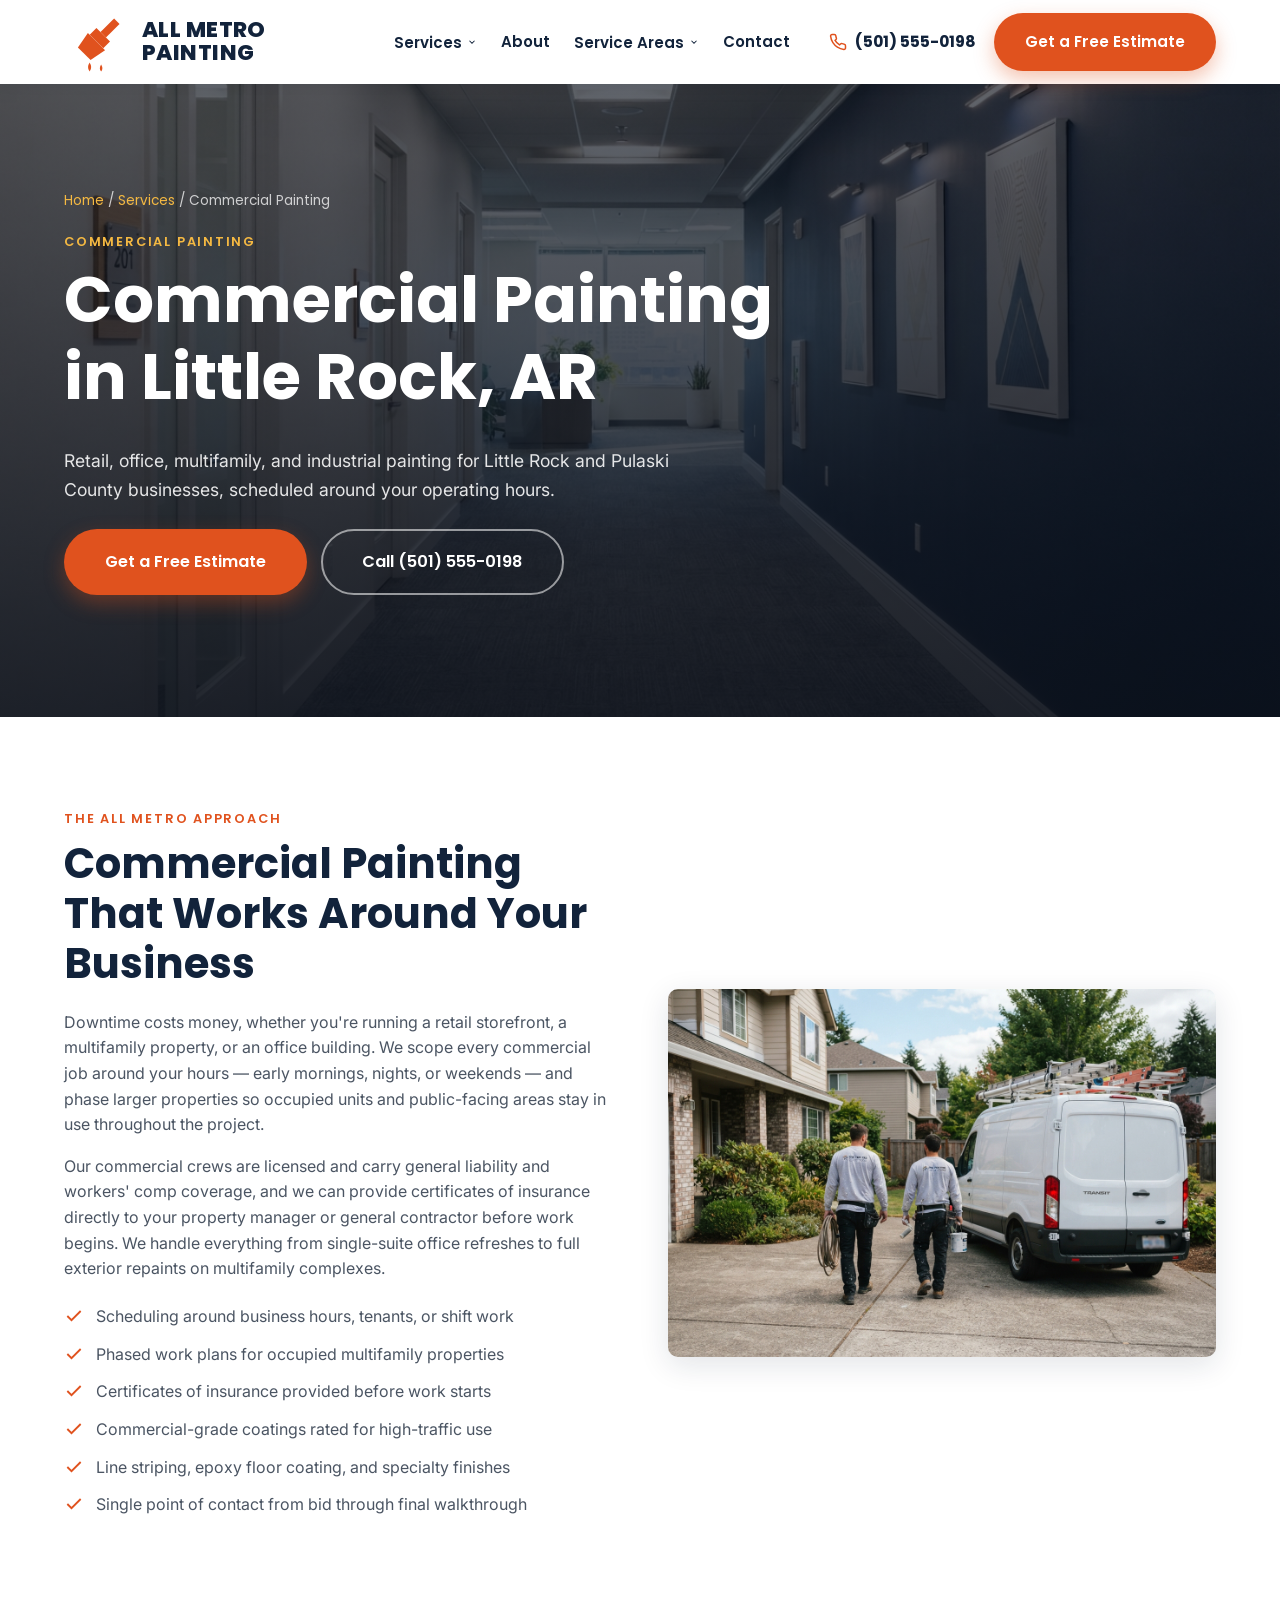
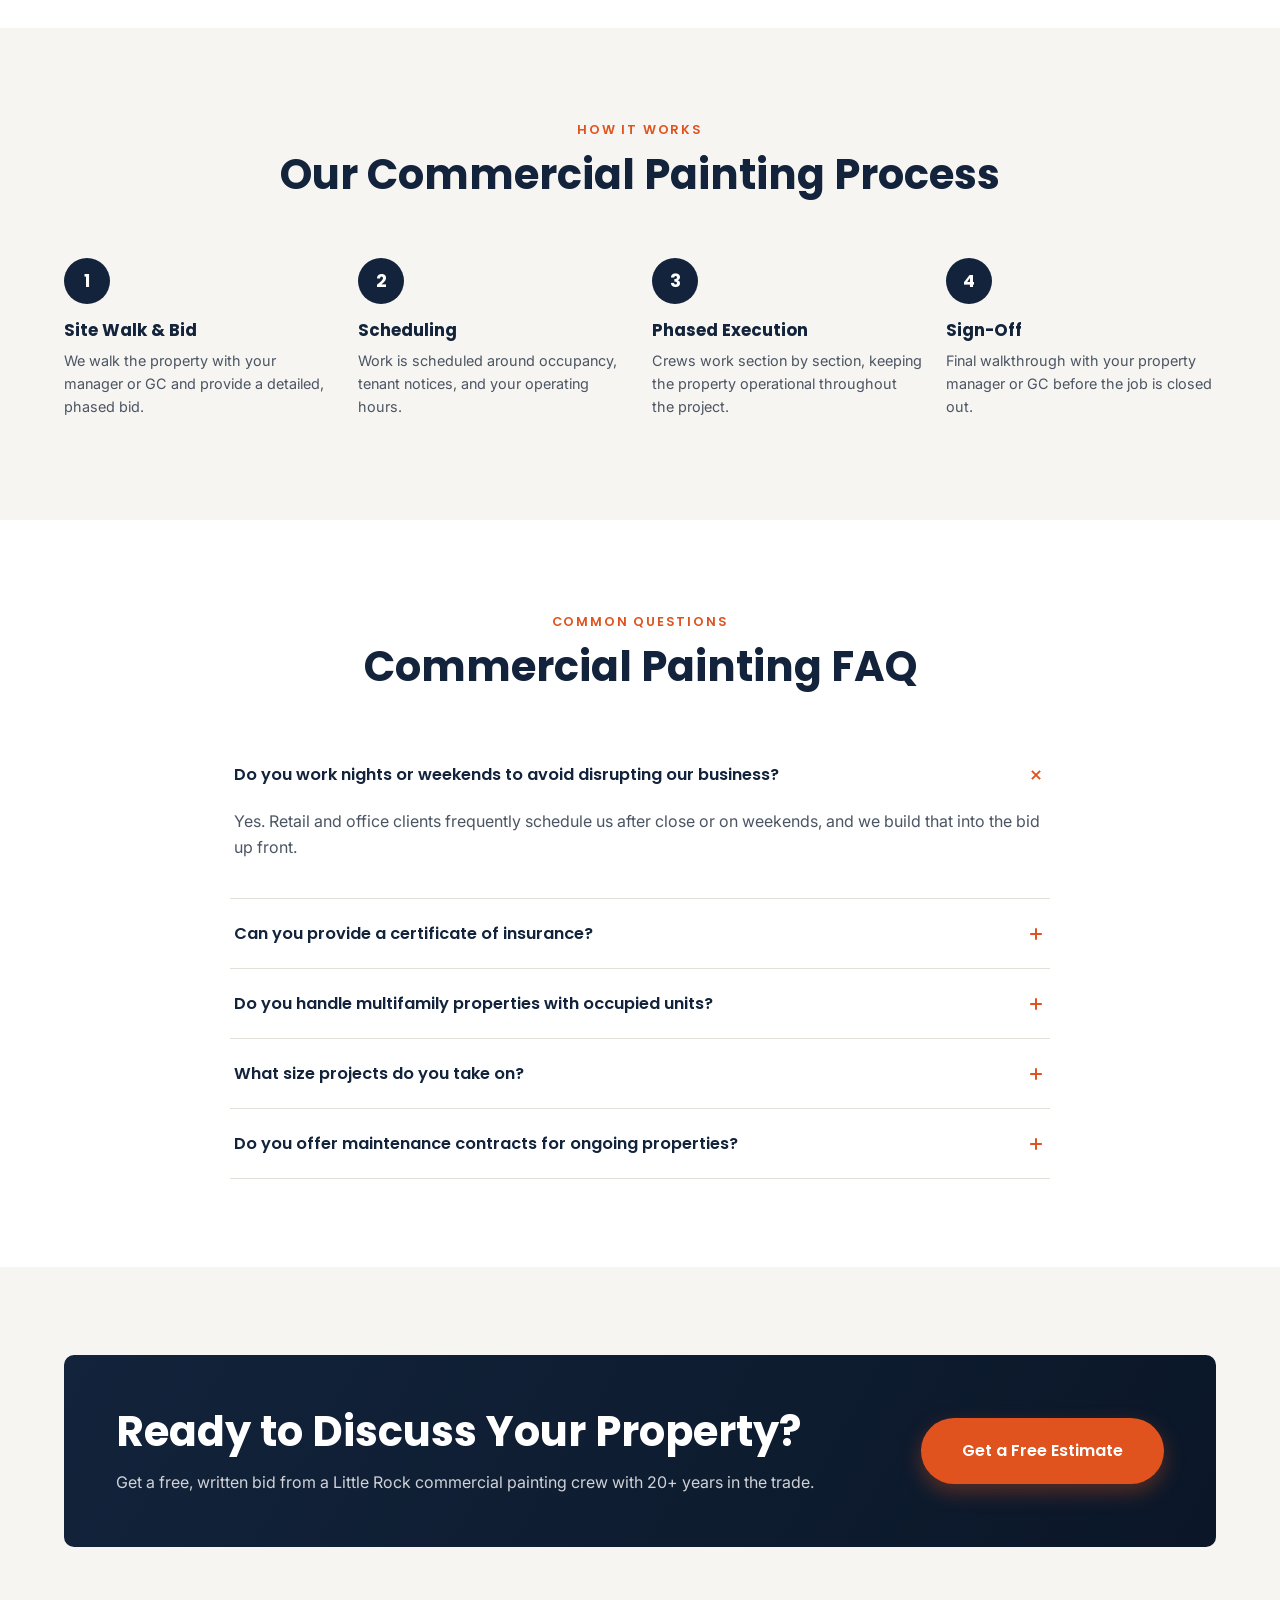
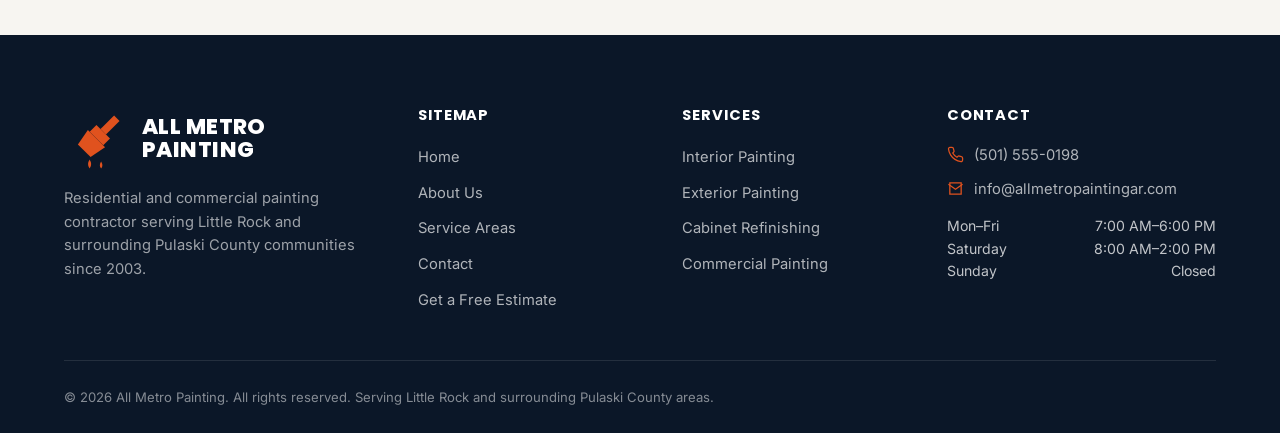
<file: services/commercial-painting.html>
<!DOCTYPE html>
<html lang="en">
<head>
<meta charset="UTF-8">
<meta name="viewport" content="width=device-width, initial-scale=1.0">
<title>Commercial Painting in Little Rock, AR | All Metro Painting</title>
<meta name="description" content="Commercial painting contractor in Little Rock, AR for retail, office, multifamily & industrial properties. Licensed, insured crews scheduled around your hours.">
<link rel="canonical" href="https://www.allmetropaintingar.com/services/commercial-painting.html">
<link rel="preconnect" href="https://fonts.googleapis.com">
<link href="https://fonts.googleapis.com/css2?family=Inter:wght@400;500;600;700&family=Poppins:wght@600;700;800&display=swap" rel="stylesheet">
<link rel="stylesheet" href="../css/style.css">
</head>
<body class="inner-page">

<!-- ===================== HEADER / NAV ===================== -->
<header class="site-header">
  <div class="container nav-inner">
    <a href="../index.html" class="brand" aria-label="All Metro Painting home">
      <svg class="brand-icon" viewBox="0 0 100 100" xmlns="http://www.w3.org/2000/svg" aria-hidden="true">
        <g transform="rotate(45 50 50)">
          <rect class="brush-body" x="44" y="4" width="12" height="30"/>
          <rect class="brush-body" x="35" y="34" width="30" height="15"/>
          <path class="brush-body" d="M31 49 L69 49 L64 76 L36 76 Z"/>
        </g>
        <path class="drip" d="M40 82 Q45 90 40 96 Q35 90 40 82 Z"/>
        <path class="drip" d="M58 85 Q62 91 58 96 Q54 91 58 85 Z"/>
      </svg>
      <span class="brand-word">ALL METRO PAINTING</span>
    </a>
    <nav aria-label="Primary">
      <ul class="nav-links">
        <li class="has-dropdown">
          <button class="nav-toplink" aria-haspopup="true">Services
            <svg class="caret" viewBox="0 0 24 24" fill="none" stroke="currentColor" stroke-width="2.5"><polyline points="6 9 12 15 18 9"/></svg>
          </button>
          <div class="dropdown mega">
            <a class="drop-link" href="interior-painting.html">
              <svg class="di" viewBox="0 0 24 24" fill="none" stroke="currentColor" stroke-width="1.8"><path d="M3 21h18M6 21V9l6-5 6 5v12M9 21v-6h6v6"/></svg>
              <span><strong>Interior Painting</strong><small>Walls, trim, ceilings & cabinetry</small></span>
            </a>
            <a class="drop-link" href="exterior-painting.html">
              <svg class="di" viewBox="0 0 24 24" fill="none" stroke="currentColor" stroke-width="1.8"><path d="M3 12l9-9 9 9M5 10v10h14V10"/></svg>
              <span><strong>Exterior Painting</strong><small>Siding, trim, stucco & fascia</small></span>
            </a>
            <a class="drop-link" href="cabinet-refinishing.html">
              <svg class="di" viewBox="0 0 24 24" fill="none" stroke="currentColor" stroke-width="1.8"><rect x="4" y="3" width="16" height="18" rx="1"/><path d="M12 3v18M8 8h.01M16 14h.01"/></svg>
              <span><strong>Cabinet Refinishing</strong><small>Factory-smooth spray finishes</small></span>
            </a>
            <a class="drop-link" href="commercial-painting.html">
              <svg class="di" viewBox="0 0 24 24" fill="none" stroke="currentColor" stroke-width="1.8"><path d="M3 21h18M5 21V7l7-4 7 4v14M9 21v-5h6v5M9 10h.01M15 10h.01M9 14h.01M15 14h.01"/></svg>
              <span><strong>Commercial Painting</strong><small>Retail, office & multifamily</small></span>
            </a>
          </div>
        </li>
        <li><a href="../about.html">About</a></li>
        <li class="has-dropdown">
          <button class="nav-toplink" aria-haspopup="true">Service Areas
            <svg class="caret" viewBox="0 0 24 24" fill="none" stroke="currentColor" stroke-width="2.5"><polyline points="6 9 12 15 18 9"/></svg>
          </button>
          <div class="dropdown areas-drop">
            <a class="drop-link" href="../service-areas.html"><span><strong>Little Rock</strong><small>Primary service area</small></span></a>
            <a class="drop-link" href="../service-areas.html#north-little-rock"><span><strong>North Little Rock</strong></span></a>
            <a class="drop-link" href="../service-areas.html#sherwood"><span><strong>Sherwood</strong></span></a>
            <a class="drop-link" href="../service-areas.html#maumelle"><span><strong>Maumelle</strong></span></a>
            <a class="drop-link" href="../service-areas.html#jacksonville"><span><strong>Jacksonville</strong></span></a>
            <a class="drop-link" href="../service-areas.html#cabot"><span><strong>Cabot</strong></span></a>
            <a class="drop-link" href="../service-areas.html#bryant"><span><strong>Bryant</strong></span></a>
            <a class="drop-link" href="../service-areas.html#benton"><span><strong>Benton</strong></span></a>
            <a class="drop-link" href="../service-areas.html#conway"><span><strong>Conway</strong></span></a>
          </div>
        </li>
        <li><a href="../contact.html">Contact</a></li>
      </ul>
    </nav>
    <div class="nav-right">
      <a href="tel:+15015550198" class="nav-phone">
        <svg viewBox="0 0 24 24" fill="none" stroke="currentColor" stroke-width="2"><path d="M22 16.92v3a2 2 0 0 1-2.18 2 19.8 19.8 0 0 1-8.63-3.07 19.5 19.5 0 0 1-6-6 19.8 19.8 0 0 1-3.07-8.67A2 2 0 0 1 4.11 2h3a2 2 0 0 1 2 1.72c.127.96.362 1.903.7 2.81a2 2 0 0 1-.45 2.11L8.09 9.91a16 16 0 0 0 6 6l1.27-1.27a2 2 0 0 1 2.11-.45c.907.338 1.85.573 2.81.7A2 2 0 0 1 22 16.92z"/></svg>
        <span class="nav-phone-text">(501) 555-0198</span>
      </a>
      <a href="#" class="btn btn-accent" data-open-quote="commercial">Get a Free Estimate</a>
      <button class="nav-toggle" aria-label="Open menu">
        <svg viewBox="0 0 24 24" fill="currentColor"><circle cx="12" cy="5" r="1.8"/><circle cx="12" cy="12" r="1.8"/><circle cx="12" cy="19" r="1.8"/></svg>
      </button>
    </div>
  </div>
</header>

<div class="drawer-backdrop"></div>
<div class="mobile-drawer">
  <div class="mobile-drawer-head">
    <span class="brand-word" style="color:var(--navy)">ALL METRO</span>
    <button class="modal-close drawer-close" aria-label="Close menu">
      <svg viewBox="0 0 24 24" fill="none" stroke="currentColor" stroke-width="2"><line x1="18" y1="6" x2="6" y2="18"/><line x1="6" y1="6" x2="18" y2="18"/></svg>
    </button>
  </div>
  <ul>
    <li>
      <button class="m-toggle">Services
        <svg width="18" height="18" viewBox="0 0 24 24" fill="none" stroke="currentColor" stroke-width="2.5"><polyline points="6 9 12 15 18 9"/></svg>
      </button>
      <div class="mobile-sub">
        <a href="interior-painting.html">Interior Painting</a>
        <a href="exterior-painting.html">Exterior Painting</a>
        <a href="cabinet-refinishing.html">Cabinet Refinishing</a>
        <a href="commercial-painting.html">Commercial Painting</a>
      </div>
    </li>
    <li><a href="../about.html">About</a></li>
    <li>
      <button class="m-toggle">Service Areas
        <svg width="18" height="18" viewBox="0 0 24 24" fill="none" stroke="currentColor" stroke-width="2.5"><polyline points="6 9 12 15 18 9"/></svg>
      </button>
      <div class="mobile-sub">
        <a href="../service-areas.html">Little Rock</a>
        <a href="../service-areas.html#north-little-rock">North Little Rock</a>
        <a href="../service-areas.html#sherwood">Sherwood</a>
        <a href="../service-areas.html#maumelle">Maumelle</a>
        <a href="../service-areas.html#jacksonville">Jacksonville</a>
        <a href="../service-areas.html#cabot">Cabot</a>
        <a href="../service-areas.html#bryant">Bryant</a>
        <a href="../service-areas.html#benton">Benton</a>
        <a href="../service-areas.html#conway">Conway</a>
      </div>
    </li>
    <li><a href="../contact.html">Contact</a></li>
    <li><a href="tel:+15015550198">(501) 555-0198</a></li>
  </ul>
  <a href="#" class="btn btn-accent btn-block" data-open-quote="commercial">Get a Free Estimate</a>
</div>

<!-- ===================== PAGE HEADER ===================== -->
<header class="page-header" style="background-image:url('../images/service-commercial-painting.jpg');">
  <div class="container page-header-inner">
    <p class="breadcrumb"><a href="../index.html">Home</a> / <a href="../index.html#services">Services</a> / Commercial Painting</p>
    <span class="eyebrow">Commercial Painting</span>
    <h1>Commercial Painting in Little Rock, AR</h1>
    <p class="lead">Retail, office, multifamily, and industrial painting for Little Rock and Pulaski County businesses, scheduled around your operating hours.</p>
    <div class="hero-ctas" style="margin-top:1.6rem;">
      <a href="#" class="btn btn-accent btn-lg" data-open-quote="commercial">Get a Free Estimate</a>
      <a href="tel:+15015550198" class="btn btn-outline btn-lg">Call (501) 555-0198</a>
    </div>
  </div>
</header>

<!-- ===================== INTRO SPLIT ===================== -->
<section>
  <div class="container split">
    <div>
      <span class="eyebrow">The All Metro Approach</span>
      <h2>Commercial Painting That Works Around Your Business</h2>
      <p>Downtime costs money, whether you're running a retail storefront, a multifamily property, or an office building. We scope every commercial job around your hours &mdash; early mornings, nights, or weekends &mdash; and phase larger properties so occupied units and public-facing areas stay in use throughout the project.</p>
      <p>Our commercial crews are licensed and carry general liability and workers' comp coverage, and we can provide certificates of insurance directly to your property manager or general contractor before work begins. We handle everything from single-suite office refreshes to full exterior repaints on multifamily complexes.</p>
      <ul class="checklist">
        <li><svg viewBox="0 0 24 24" fill="none" stroke="currentColor" stroke-width="2.2"><polyline points="20 6 9 17 4 12"/></svg> Scheduling around business hours, tenants, or shift work</li>
        <li><svg viewBox="0 0 24 24" fill="none" stroke="currentColor" stroke-width="2.2"><polyline points="20 6 9 17 4 12"/></svg> Phased work plans for occupied multifamily properties</li>
        <li><svg viewBox="0 0 24 24" fill="none" stroke="currentColor" stroke-width="2.2"><polyline points="20 6 9 17 4 12"/></svg> Certificates of insurance provided before work starts</li>
        <li><svg viewBox="0 0 24 24" fill="none" stroke="currentColor" stroke-width="2.2"><polyline points="20 6 9 17 4 12"/></svg> Commercial-grade coatings rated for high-traffic use</li>
        <li><svg viewBox="0 0 24 24" fill="none" stroke="currentColor" stroke-width="2.2"><polyline points="20 6 9 17 4 12"/></svg> Line striping, epoxy floor coating, and specialty finishes</li>
        <li><svg viewBox="0 0 24 24" fill="none" stroke="currentColor" stroke-width="2.2"><polyline points="20 6 9 17 4 12"/></svg> Single point of contact from bid through final walkthrough</li>
      </ul>
    </div>
    <div class="media">
      <img src="../images/about-team.jpg" alt="All Metro Painting commercial crew arriving at a job site in Little Rock, AR">
    </div>
  </div>
</section>

<!-- ===================== PROCESS ===================== -->
<section class="section-alt">
  <div class="container">
    <div class="section-head center">
      <span class="eyebrow">How It Works</span>
      <h2>Our Commercial Painting Process</h2>
    </div>
    <div class="process-grid">
      <div class="process-step"><h3>Site Walk &amp; Bid</h3><p>We walk the property with your manager or GC and provide a detailed, phased bid.</p></div>
      <div class="process-step"><h3>Scheduling</h3><p>Work is scheduled around occupancy, tenant notices, and your operating hours.</p></div>
      <div class="process-step"><h3>Phased Execution</h3><p>Crews work section by section, keeping the property operational throughout the project.</p></div>
      <div class="process-step"><h3>Sign-Off</h3><p>Final walkthrough with your property manager or GC before the job is closed out.</p></div>
    </div>
  </div>
</section>

<!-- ===================== FAQ ===================== -->
<section>
  <div class="container">
    <div class="section-head center">
      <span class="eyebrow">Common Questions</span>
      <h2>Commercial Painting FAQ</h2>
    </div>
    <div class="faq-list">
      <div class="faq-item open">
        <button class="faq-q">Do you work nights or weekends to avoid disrupting our business?<svg viewBox="0 0 24 24" fill="none" stroke="currentColor" stroke-width="2.4"><line x1="12" y1="5" x2="12" y2="19"/><line x1="5" y1="12" x2="19" y2="12"/></svg></button>
        <div class="faq-a"><p>Yes. Retail and office clients frequently schedule us after close or on weekends, and we build that into the bid up front.</p></div>
      </div>
      <div class="faq-item">
        <button class="faq-q">Can you provide a certificate of insurance?<svg viewBox="0 0 24 24" fill="none" stroke="currentColor" stroke-width="2.4"><line x1="12" y1="5" x2="12" y2="19"/><line x1="5" y1="12" x2="19" y2="12"/></svg></button>
        <div class="faq-a"><p>Yes, we can send a COI directly to your property manager, general contractor, or leasing office before work starts.</p></div>
      </div>
      <div class="faq-item">
        <button class="faq-q">Do you handle multifamily properties with occupied units?<svg viewBox="0 0 24 24" fill="none" stroke="currentColor" stroke-width="2.4"><line x1="12" y1="5" x2="12" y2="19"/><line x1="5" y1="12" x2="19" y2="12"/></svg></button>
        <div class="faq-a"><p>Regularly. We phase work building by building or floor by floor, and coordinate tenant notices with your property manager.</p></div>
      </div>
      <div class="faq-item">
        <button class="faq-q">What size projects do you take on?<svg viewBox="0 0 24 24" fill="none" stroke="currentColor" stroke-width="2.4"><line x1="12" y1="5" x2="12" y2="19"/><line x1="5" y1="12" x2="19" y2="12"/></svg></button>
        <div class="faq-a"><p>We take on everything from a single-suite office refresh to full exterior repaints on multifamily and industrial properties.</p></div>
      </div>
      <div class="faq-item">
        <button class="faq-q">Do you offer maintenance contracts for ongoing properties?<svg viewBox="0 0 24 24" fill="none" stroke="currentColor" stroke-width="2.4"><line x1="12" y1="5" x2="12" y2="19"/><line x1="5" y1="12" x2="19" y2="12"/></svg></button>
        <div class="faq-a"><p>Yes. Many property managers put us on an annual or bi-annual touch-up schedule for common areas, turnovers, and exterior maintenance.</p></div>
      </div>
    </div>
  </div>
</section>

<!-- ===================== CTA BAND ===================== -->
<section class="section-alt">
  <div class="container">
    <div class="cta-band">
      <div>
        <h2>Ready to Discuss Your Property?</h2>
        <p>Get a free, written bid from a Little Rock commercial painting crew with 20+ years in the trade.</p>
      </div>
      <a href="#" class="btn btn-accent btn-lg" data-open-quote="commercial">Get a Free Estimate</a>
    </div>
  </div>
</section>

<!-- ===================== FOOTER ===================== -->
<footer class="site-footer">
  <div class="container">
    <div class="footer-grid">
      <div class="footer-brand">
        <a href="../index.html" class="brand">
          <svg class="brand-icon" viewBox="0 0 100 100" xmlns="http://www.w3.org/2000/svg" aria-hidden="true" width="52" height="52">
            <g transform="rotate(45 50 50)">
              <rect class="brush-body" x="44" y="4" width="12" height="30"/>
              <rect class="brush-body" x="35" y="34" width="30" height="15"/>
              <path class="brush-body" d="M31 49 L69 49 L64 76 L36 76 Z"/>
            </g>
            <path class="drip" d="M40 82 Q45 90 40 96 Q35 90 40 82 Z"/>
            <path class="drip" d="M58 85 Q62 91 58 96 Q54 91 58 85 Z"/>
          </svg>
          <span class="brand-word">ALL METRO PAINTING</span>
        </a>
        <p>Residential and commercial painting contractor serving Little Rock and surrounding Pulaski County communities since 2003.</p>
      </div>
      <div>
        <h4>Sitemap</h4>
        <ul>
          <li><a href="../index.html">Home</a></li>
          <li><a href="../about.html">About Us</a></li>
          <li><a href="../service-areas.html">Service Areas</a></li>
          <li><a href="../contact.html">Contact</a></li>
          <li><a href="#" data-open-quote="">Get a Free Estimate</a></li>
        </ul>
      </div>
      <div>
        <h4>Services</h4>
        <ul>
          <li><a href="interior-painting.html">Interior Painting</a></li>
          <li><a href="exterior-painting.html">Exterior Painting</a></li>
          <li><a href="cabinet-refinishing.html">Cabinet Refinishing</a></li>
          <li><a href="commercial-painting.html">Commercial Painting</a></li>
        </ul>
      </div>
      <div>
        <h4>Contact</h4>
        <ul class="footer-contact">
          <li><svg viewBox="0 0 24 24" fill="none" stroke="currentColor" stroke-width="1.8"><path d="M22 16.92v3a2 2 0 0 1-2.18 2 19.8 19.8 0 0 1-8.63-3.07 19.5 19.5 0 0 1-6-6 19.8 19.8 0 0 1-3.07-8.67A2 2 0 0 1 4.11 2h3a2 2 0 0 1 2 1.72c.127.96.362 1.903.7 2.81a2 2 0 0 1-.45 2.11L8.09 9.91a16 16 0 0 0 6 6l1.27-1.27a2 2 0 0 1 2.11-.45c.907.338 1.85.573 2.81.7A2 2 0 0 1 22 16.92z"/></svg> <a href="tel:+15015550198">(501) 555-0198</a></li>
          <li><svg viewBox="0 0 24 24" fill="none" stroke="currentColor" stroke-width="1.8"><path d="M4 4h16v16H4z"/><path d="M22 6l-10 7L2 6"/></svg> <a href="mailto:info@allmetropaintingar.com">info@allmetropaintingar.com</a></li>
        </ul>
        <div style="margin-top:14px;">
          <div class="footer-hours-row"><span>Mon&ndash;Fri</span><span>7:00 AM&ndash;6:00 PM</span></div>
          <div class="footer-hours-row"><span>Saturday</span><span>8:00 AM&ndash;2:00 PM</span></div>
          <div class="footer-hours-row"><span>Sunday</span><span>Closed</span></div>
        </div>
      </div>
    </div>
    <div class="footer-bottom">
      <span>&copy; 2026 All Metro Painting. All rights reserved. Serving Little Rock and surrounding Pulaski County areas.</span>
    </div>
  </div>
</footer>

<!-- ===================== QUOTE MODAL ===================== -->
<div class="modal-overlay">
  <div class="modal-box">
    <button class="modal-close" data-close-quote aria-label="Close">
      <svg viewBox="0 0 24 24" fill="none" stroke="currentColor" stroke-width="2"><line x1="18" y1="6" x2="6" y2="18"/><line x1="6" y1="6" x2="18" y2="18"/></svg>
    </button>
    <h2>Get a Free Estimate</h2>
    <p class="sub">Fill out the form and a member of our Little Rock team will follow up within one business day.</p>
    <form id="quote-form" class="js-quote-form">
      <div class="form-row">
        <div class="form-field"><label for="quote-name">Full Name</label><input type="text" id="quote-name" required></div>
        <div class="form-field"><label for="quote-phone">Phone</label><input type="tel" id="quote-phone" required></div>
      </div>
      <div class="form-field"><label for="quote-email">Email</label><input type="email" id="quote-email" required></div>
      <div class="form-field">
        <label for="quote-service">Service Needed</label>
        <select id="quote-service">
          <option value="">Select a service</option>
          <option value="interior">Interior Painting</option>
          <option value="exterior">Exterior Painting</option>
          <option value="cabinets">Cabinet Refinishing</option>
          <option value="commercial">Commercial Painting</option>
        </select>
      </div>
      <div class="form-field"><label for="quote-details">Project Details</label><textarea id="quote-details" rows="4" placeholder="Tell us about your space, timeline, and any details that help us scope the job."></textarea></div>
      <button type="submit" class="btn btn-accent btn-block btn-lg">Request Free Estimate</button>
      <p class="form-note">By submitting, you agree to be contacted about your project. We never share your information.</p>
    </form>
    <div class="form-success">
      <svg viewBox="0 0 24 24" fill="none" stroke="currentColor" stroke-width="1.6"><circle cx="12" cy="12" r="10"/><polyline points="8 12 11 15 16 9"/></svg>
      <h2>Request Received</h2>
      <p>Thanks &mdash; a member of our team will reach out within one business day to schedule your free estimate.</p>
    </div>
  </div>
</div>

<script src="../js/script.js"></script>
</body>
</html>
</file>
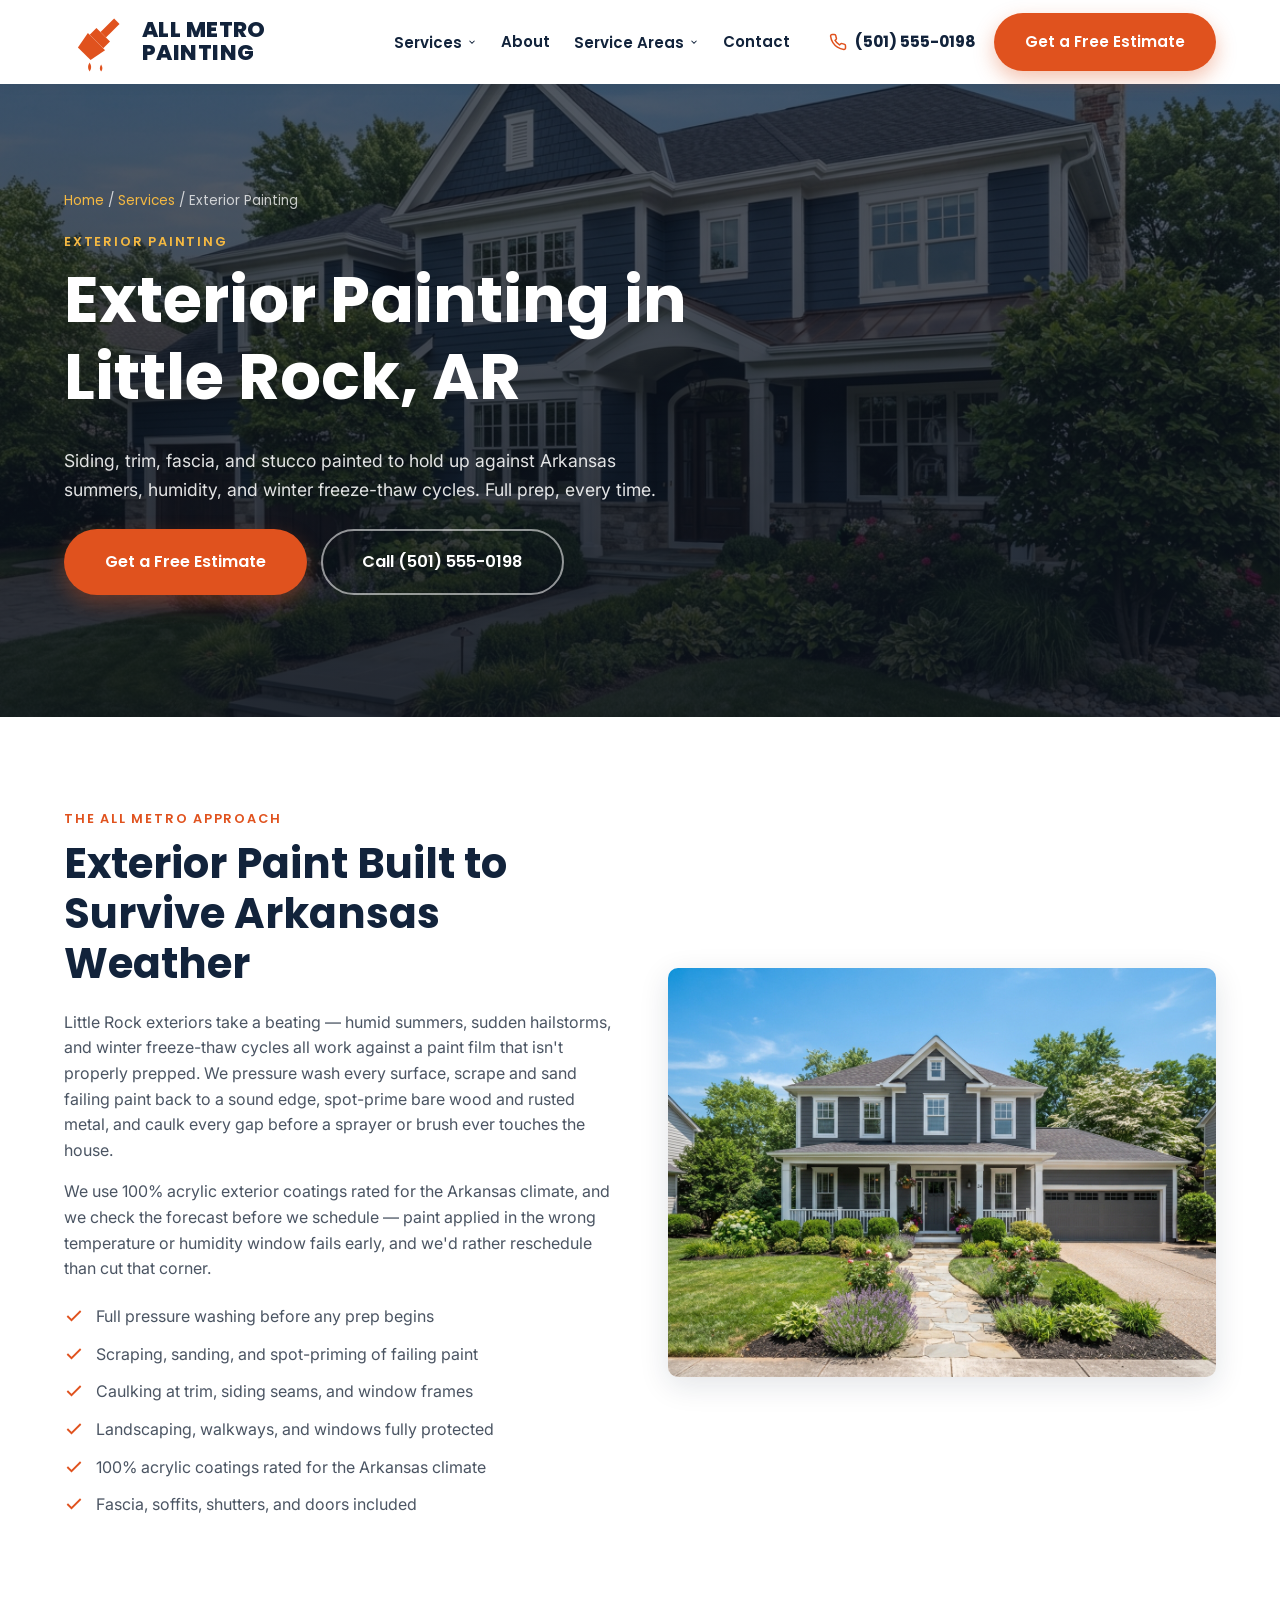
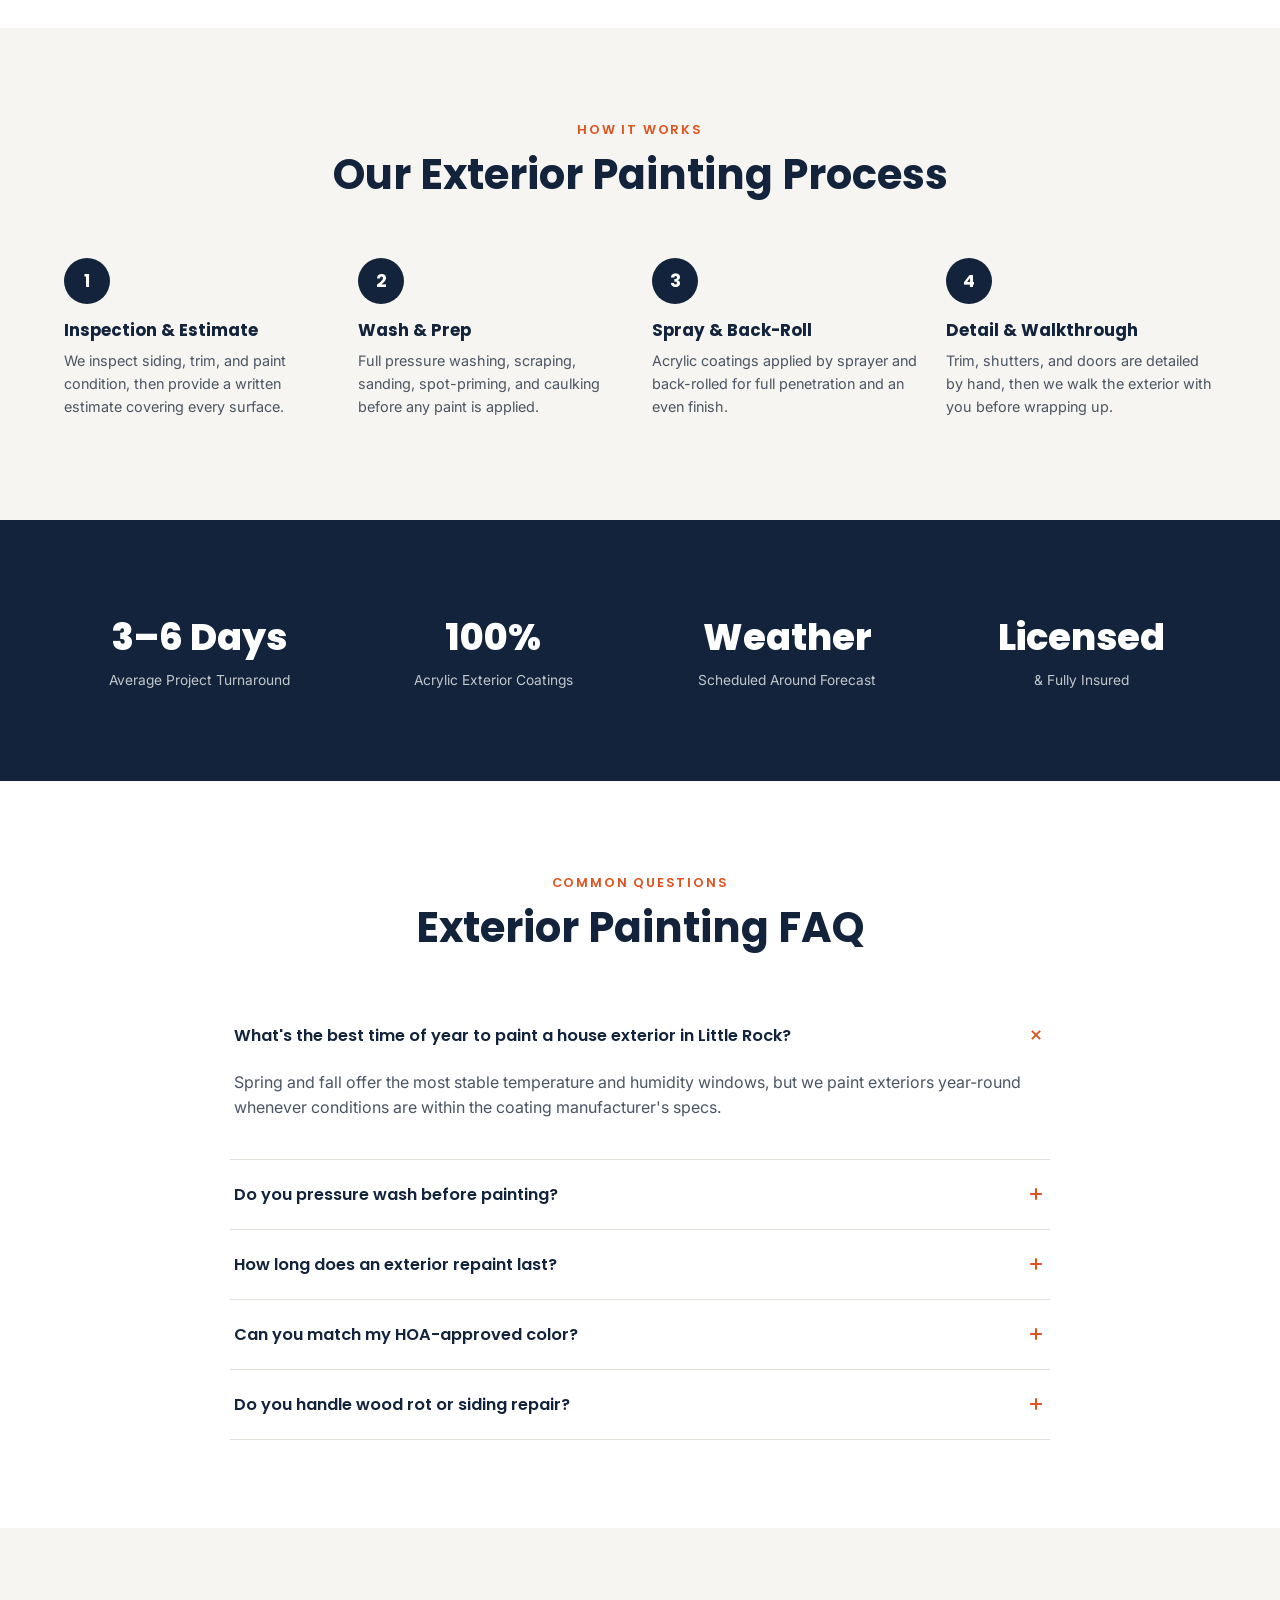
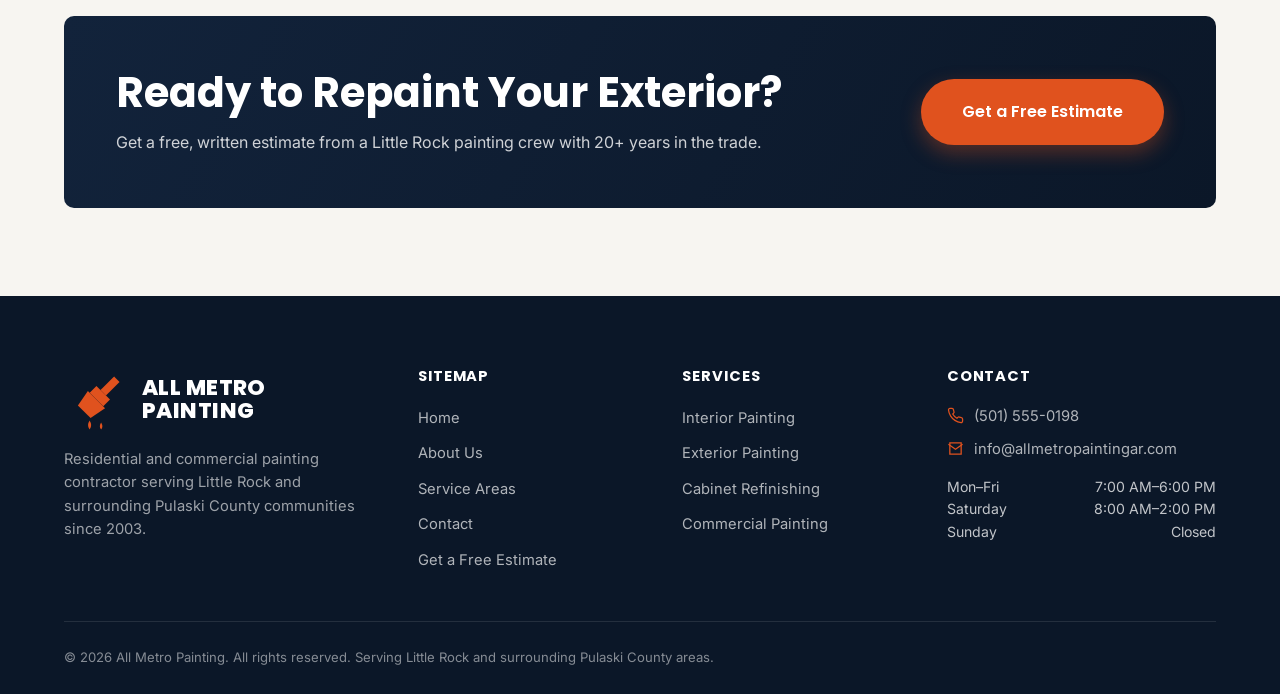
<file: services/exterior-painting.html>
<!DOCTYPE html>
<html lang="en">
<head>
<meta charset="UTF-8">
<meta name="viewport" content="width=device-width, initial-scale=1.0">
<title>Exterior Painting in Little Rock, AR | All Metro Painting</title>
<meta name="description" content="Professional exterior painting in Little Rock, AR. Siding, trim, fascia & stucco protected against Arkansas heat and humidity. Free estimates.">
<link rel="canonical" href="https://www.allmetropaintingar.com/services/exterior-painting.html">
<link rel="preconnect" href="https://fonts.googleapis.com">
<link href="https://fonts.googleapis.com/css2?family=Inter:wght@400;500;600;700&family=Poppins:wght@600;700;800&display=swap" rel="stylesheet">
<link rel="stylesheet" href="../css/style.css">
</head>
<body class="inner-page">

<!-- ===================== HEADER / NAV ===================== -->
<header class="site-header">
  <div class="container nav-inner">
    <a href="../index.html" class="brand" aria-label="All Metro Painting home">
      <svg class="brand-icon" viewBox="0 0 100 100" xmlns="http://www.w3.org/2000/svg" aria-hidden="true">
        <g transform="rotate(45 50 50)">
          <rect class="brush-body" x="44" y="4" width="12" height="30"/>
          <rect class="brush-body" x="35" y="34" width="30" height="15"/>
          <path class="brush-body" d="M31 49 L69 49 L64 76 L36 76 Z"/>
        </g>
        <path class="drip" d="M40 82 Q45 90 40 96 Q35 90 40 82 Z"/>
        <path class="drip" d="M58 85 Q62 91 58 96 Q54 91 58 85 Z"/>
      </svg>
      <span class="brand-word">ALL METRO PAINTING</span>
    </a>
    <nav aria-label="Primary">
      <ul class="nav-links">
        <li class="has-dropdown">
          <button class="nav-toplink" aria-haspopup="true">Services
            <svg class="caret" viewBox="0 0 24 24" fill="none" stroke="currentColor" stroke-width="2.5"><polyline points="6 9 12 15 18 9"/></svg>
          </button>
          <div class="dropdown mega">
            <a class="drop-link" href="interior-painting.html">
              <svg class="di" viewBox="0 0 24 24" fill="none" stroke="currentColor" stroke-width="1.8"><path d="M3 21h18M6 21V9l6-5 6 5v12M9 21v-6h6v6"/></svg>
              <span><strong>Interior Painting</strong><small>Walls, trim, ceilings & cabinetry</small></span>
            </a>
            <a class="drop-link" href="exterior-painting.html">
              <svg class="di" viewBox="0 0 24 24" fill="none" stroke="currentColor" stroke-width="1.8"><path d="M3 12l9-9 9 9M5 10v10h14V10"/></svg>
              <span><strong>Exterior Painting</strong><small>Siding, trim, stucco & fascia</small></span>
            </a>
            <a class="drop-link" href="cabinet-refinishing.html">
              <svg class="di" viewBox="0 0 24 24" fill="none" stroke="currentColor" stroke-width="1.8"><rect x="4" y="3" width="16" height="18" rx="1"/><path d="M12 3v18M8 8h.01M16 14h.01"/></svg>
              <span><strong>Cabinet Refinishing</strong><small>Factory-smooth spray finishes</small></span>
            </a>
            <a class="drop-link" href="commercial-painting.html">
              <svg class="di" viewBox="0 0 24 24" fill="none" stroke="currentColor" stroke-width="1.8"><path d="M3 21h18M5 21V7l7-4 7 4v14M9 21v-5h6v5M9 10h.01M15 10h.01M9 14h.01M15 14h.01"/></svg>
              <span><strong>Commercial Painting</strong><small>Retail, office & multifamily</small></span>
            </a>
          </div>
        </li>
        <li><a href="../about.html">About</a></li>
        <li class="has-dropdown">
          <button class="nav-toplink" aria-haspopup="true">Service Areas
            <svg class="caret" viewBox="0 0 24 24" fill="none" stroke="currentColor" stroke-width="2.5"><polyline points="6 9 12 15 18 9"/></svg>
          </button>
          <div class="dropdown areas-drop">
            <a class="drop-link" href="../service-areas.html"><span><strong>Little Rock</strong><small>Primary service area</small></span></a>
            <a class="drop-link" href="../service-areas.html#north-little-rock"><span><strong>North Little Rock</strong></span></a>
            <a class="drop-link" href="../service-areas.html#sherwood"><span><strong>Sherwood</strong></span></a>
            <a class="drop-link" href="../service-areas.html#maumelle"><span><strong>Maumelle</strong></span></a>
            <a class="drop-link" href="../service-areas.html#jacksonville"><span><strong>Jacksonville</strong></span></a>
            <a class="drop-link" href="../service-areas.html#cabot"><span><strong>Cabot</strong></span></a>
            <a class="drop-link" href="../service-areas.html#bryant"><span><strong>Bryant</strong></span></a>
            <a class="drop-link" href="../service-areas.html#benton"><span><strong>Benton</strong></span></a>
            <a class="drop-link" href="../service-areas.html#conway"><span><strong>Conway</strong></span></a>
          </div>
        </li>
        <li><a href="../contact.html">Contact</a></li>
      </ul>
    </nav>
    <div class="nav-right">
      <a href="tel:+15015550198" class="nav-phone">
        <svg viewBox="0 0 24 24" fill="none" stroke="currentColor" stroke-width="2"><path d="M22 16.92v3a2 2 0 0 1-2.18 2 19.8 19.8 0 0 1-8.63-3.07 19.5 19.5 0 0 1-6-6 19.8 19.8 0 0 1-3.07-8.67A2 2 0 0 1 4.11 2h3a2 2 0 0 1 2 1.72c.127.96.362 1.903.7 2.81a2 2 0 0 1-.45 2.11L8.09 9.91a16 16 0 0 0 6 6l1.27-1.27a2 2 0 0 1 2.11-.45c.907.338 1.85.573 2.81.7A2 2 0 0 1 22 16.92z"/></svg>
        <span class="nav-phone-text">(501) 555-0198</span>
      </a>
      <a href="#" class="btn btn-accent" data-open-quote="exterior">Get a Free Estimate</a>
      <button class="nav-toggle" aria-label="Open menu">
        <svg viewBox="0 0 24 24" fill="currentColor"><circle cx="12" cy="5" r="1.8"/><circle cx="12" cy="12" r="1.8"/><circle cx="12" cy="19" r="1.8"/></svg>
      </button>
    </div>
  </div>
</header>

<div class="drawer-backdrop"></div>
<div class="mobile-drawer">
  <div class="mobile-drawer-head">
    <span class="brand-word" style="color:var(--navy)">ALL METRO</span>
    <button class="modal-close drawer-close" aria-label="Close menu">
      <svg viewBox="0 0 24 24" fill="none" stroke="currentColor" stroke-width="2"><line x1="18" y1="6" x2="6" y2="18"/><line x1="6" y1="6" x2="18" y2="18"/></svg>
    </button>
  </div>
  <ul>
    <li>
      <button class="m-toggle">Services
        <svg width="18" height="18" viewBox="0 0 24 24" fill="none" stroke="currentColor" stroke-width="2.5"><polyline points="6 9 12 15 18 9"/></svg>
      </button>
      <div class="mobile-sub">
        <a href="interior-painting.html">Interior Painting</a>
        <a href="exterior-painting.html">Exterior Painting</a>
        <a href="cabinet-refinishing.html">Cabinet Refinishing</a>
        <a href="commercial-painting.html">Commercial Painting</a>
      </div>
    </li>
    <li><a href="../about.html">About</a></li>
    <li>
      <button class="m-toggle">Service Areas
        <svg width="18" height="18" viewBox="0 0 24 24" fill="none" stroke="currentColor" stroke-width="2.5"><polyline points="6 9 12 15 18 9"/></svg>
      </button>
      <div class="mobile-sub">
        <a href="../service-areas.html">Little Rock</a>
        <a href="../service-areas.html#north-little-rock">North Little Rock</a>
        <a href="../service-areas.html#sherwood">Sherwood</a>
        <a href="../service-areas.html#maumelle">Maumelle</a>
        <a href="../service-areas.html#jacksonville">Jacksonville</a>
        <a href="../service-areas.html#cabot">Cabot</a>
        <a href="../service-areas.html#bryant">Bryant</a>
        <a href="../service-areas.html#benton">Benton</a>
        <a href="../service-areas.html#conway">Conway</a>
      </div>
    </li>
    <li><a href="../contact.html">Contact</a></li>
    <li><a href="tel:+15015550198">(501) 555-0198</a></li>
  </ul>
  <a href="#" class="btn btn-accent btn-block" data-open-quote="exterior">Get a Free Estimate</a>
</div>

<!-- ===================== PAGE HEADER ===================== -->
<header class="page-header" style="background-image:url('../images/service-exterior-painting.jpg');">
  <div class="container page-header-inner">
    <p class="breadcrumb"><a href="../index.html">Home</a> / <a href="../index.html#services">Services</a> / Exterior Painting</p>
    <span class="eyebrow">Exterior Painting</span>
    <h1>Exterior Painting in Little Rock, AR</h1>
    <p class="lead">Siding, trim, fascia, and stucco painted to hold up against Arkansas summers, humidity, and winter freeze-thaw cycles. Full prep, every time.</p>
    <div class="hero-ctas" style="margin-top:1.6rem;">
      <a href="#" class="btn btn-accent btn-lg" data-open-quote="exterior">Get a Free Estimate</a>
      <a href="tel:+15015550198" class="btn btn-outline btn-lg">Call (501) 555-0198</a>
    </div>
  </div>
</header>

<!-- ===================== INTRO SPLIT ===================== -->
<section>
  <div class="container split">
    <div>
      <span class="eyebrow">The All Metro Approach</span>
      <h2>Exterior Paint Built to Survive Arkansas Weather</h2>
      <p>Little Rock exteriors take a beating &mdash; humid summers, sudden hailstorms, and winter freeze-thaw cycles all work against a paint film that isn't properly prepped. We pressure wash every surface, scrape and sand failing paint back to a sound edge, spot-prime bare wood and rusted metal, and caulk every gap before a sprayer or brush ever touches the house.</p>
      <p>We use 100% acrylic exterior coatings rated for the Arkansas climate, and we check the forecast before we schedule &mdash; paint applied in the wrong temperature or humidity window fails early, and we'd rather reschedule than cut that corner.</p>
      <ul class="checklist">
        <li><svg viewBox="0 0 24 24" fill="none" stroke="currentColor" stroke-width="2.2"><polyline points="20 6 9 17 4 12"/></svg> Full pressure washing before any prep begins</li>
        <li><svg viewBox="0 0 24 24" fill="none" stroke="currentColor" stroke-width="2.2"><polyline points="20 6 9 17 4 12"/></svg> Scraping, sanding, and spot-priming of failing paint</li>
        <li><svg viewBox="0 0 24 24" fill="none" stroke="currentColor" stroke-width="2.2"><polyline points="20 6 9 17 4 12"/></svg> Caulking at trim, siding seams, and window frames</li>
        <li><svg viewBox="0 0 24 24" fill="none" stroke="currentColor" stroke-width="2.2"><polyline points="20 6 9 17 4 12"/></svg> Landscaping, walkways, and windows fully protected</li>
        <li><svg viewBox="0 0 24 24" fill="none" stroke="currentColor" stroke-width="2.2"><polyline points="20 6 9 17 4 12"/></svg> 100% acrylic coatings rated for the Arkansas climate</li>
        <li><svg viewBox="0 0 24 24" fill="none" stroke="currentColor" stroke-width="2.2"><polyline points="20 6 9 17 4 12"/></svg> Fascia, soffits, shutters, and doors included</li>
      </ul>
    </div>
    <div class="media">
      <img src="../images/gallery-exterior-after.jpg" alt="Freshly painted home exterior in Little Rock, AR">
    </div>
  </div>
</section>

<!-- ===================== PROCESS ===================== -->
<section class="section-alt">
  <div class="container">
    <div class="section-head center">
      <span class="eyebrow">How It Works</span>
      <h2>Our Exterior Painting Process</h2>
    </div>
    <div class="process-grid">
      <div class="process-step"><h3>Inspection &amp; Estimate</h3><p>We inspect siding, trim, and paint condition, then provide a written estimate covering every surface.</p></div>
      <div class="process-step"><h3>Wash &amp; Prep</h3><p>Full pressure washing, scraping, sanding, spot-priming, and caulking before any paint is applied.</p></div>
      <div class="process-step"><h3>Spray &amp; Back-Roll</h3><p>Acrylic coatings applied by sprayer and back-rolled for full penetration and an even finish.</p></div>
      <div class="process-step"><h3>Detail &amp; Walkthrough</h3><p>Trim, shutters, and doors are detailed by hand, then we walk the exterior with you before wrapping up.</p></div>
    </div>
  </div>
</section>

<!-- ===================== STAT BAND ===================== -->
<section class="section-navy">
  <div class="container stat-band">
    <div class="stat"><span class="num">3&ndash;6 Days</span><span class="lbl">Average Project Turnaround</span></div>
    <div class="stat"><span class="num">100%</span><span class="lbl">Acrylic Exterior Coatings</span></div>
    <div class="stat"><span class="num">Weather</span><span class="lbl">Scheduled Around Forecast</span></div>
    <div class="stat"><span class="num">Licensed</span><span class="lbl">&amp; Fully Insured</span></div>
  </div>
</section>

<!-- ===================== FAQ ===================== -->
<section>
  <div class="container">
    <div class="section-head center">
      <span class="eyebrow">Common Questions</span>
      <h2>Exterior Painting FAQ</h2>
    </div>
    <div class="faq-list">
      <div class="faq-item open">
        <button class="faq-q">What's the best time of year to paint a house exterior in Little Rock?<svg viewBox="0 0 24 24" fill="none" stroke="currentColor" stroke-width="2.4"><line x1="12" y1="5" x2="12" y2="19"/><line x1="5" y1="12" x2="19" y2="12"/></svg></button>
        <div class="faq-a"><p>Spring and fall offer the most stable temperature and humidity windows, but we paint exteriors year-round whenever conditions are within the coating manufacturer's specs.</p></div>
      </div>
      <div class="faq-item">
        <button class="faq-q">Do you pressure wash before painting?<svg viewBox="0 0 24 24" fill="none" stroke="currentColor" stroke-width="2.4"><line x1="12" y1="5" x2="12" y2="19"/><line x1="5" y1="12" x2="19" y2="12"/></svg></button>
        <div class="faq-a"><p>Always. Pressure washing is included on every exterior estimate &mdash; paint applied over dirt, pollen, or mildew fails prematurely.</p></div>
      </div>
      <div class="faq-item">
        <button class="faq-q">How long does an exterior repaint last?<svg viewBox="0 0 24 24" fill="none" stroke="currentColor" stroke-width="2.4"><line x1="12" y1="5" x2="12" y2="19"/><line x1="5" y1="12" x2="19" y2="12"/></svg></button>
        <div class="faq-a"><p>With proper prep and a quality acrylic coating, most Little Rock exteriors hold up for 7 to 10 years before needing a fresh coat.</p></div>
      </div>
      <div class="faq-item">
        <button class="faq-q">Can you match my HOA-approved color?<svg viewBox="0 0 24 24" fill="none" stroke="currentColor" stroke-width="2.4"><line x1="12" y1="5" x2="12" y2="19"/><line x1="5" y1="12" x2="19" y2="12"/></svg></button>
        <div class="faq-a"><p>Yes. Bring us the HOA-approved color code or swatch and we'll match it exactly before we order paint.</p></div>
      </div>
      <div class="faq-item">
        <button class="faq-q">Do you handle wood rot or siding repair?<svg viewBox="0 0 24 24" fill="none" stroke="currentColor" stroke-width="2.4"><line x1="12" y1="5" x2="12" y2="19"/><line x1="5" y1="12" x2="19" y2="12"/></svg></button>
        <div class="faq-a"><p>We handle minor wood repair, caulking, and re-nailing loose siding as part of prep. Larger structural repairs are flagged in your estimate so you can address them before we paint.</p></div>
      </div>
    </div>
  </div>
</section>

<!-- ===================== CTA BAND ===================== -->
<section class="section-alt">
  <div class="container">
    <div class="cta-band">
      <div>
        <h2>Ready to Repaint Your Exterior?</h2>
        <p>Get a free, written estimate from a Little Rock painting crew with 20+ years in the trade.</p>
      </div>
      <a href="#" class="btn btn-accent btn-lg" data-open-quote="exterior">Get a Free Estimate</a>
    </div>
  </div>
</section>

<!-- ===================== FOOTER ===================== -->
<footer class="site-footer">
  <div class="container">
    <div class="footer-grid">
      <div class="footer-brand">
        <a href="../index.html" class="brand">
          <svg class="brand-icon" viewBox="0 0 100 100" xmlns="http://www.w3.org/2000/svg" aria-hidden="true" width="52" height="52">
            <g transform="rotate(45 50 50)">
              <rect class="brush-body" x="44" y="4" width="12" height="30"/>
              <rect class="brush-body" x="35" y="34" width="30" height="15"/>
              <path class="brush-body" d="M31 49 L69 49 L64 76 L36 76 Z"/>
            </g>
            <path class="drip" d="M40 82 Q45 90 40 96 Q35 90 40 82 Z"/>
            <path class="drip" d="M58 85 Q62 91 58 96 Q54 91 58 85 Z"/>
          </svg>
          <span class="brand-word">ALL METRO PAINTING</span>
        </a>
        <p>Residential and commercial painting contractor serving Little Rock and surrounding Pulaski County communities since 2003.</p>
      </div>
      <div>
        <h4>Sitemap</h4>
        <ul>
          <li><a href="../index.html">Home</a></li>
          <li><a href="../about.html">About Us</a></li>
          <li><a href="../service-areas.html">Service Areas</a></li>
          <li><a href="../contact.html">Contact</a></li>
          <li><a href="#" data-open-quote="">Get a Free Estimate</a></li>
        </ul>
      </div>
      <div>
        <h4>Services</h4>
        <ul>
          <li><a href="interior-painting.html">Interior Painting</a></li>
          <li><a href="exterior-painting.html">Exterior Painting</a></li>
          <li><a href="cabinet-refinishing.html">Cabinet Refinishing</a></li>
          <li><a href="commercial-painting.html">Commercial Painting</a></li>
        </ul>
      </div>
      <div>
        <h4>Contact</h4>
        <ul class="footer-contact">
          <li><svg viewBox="0 0 24 24" fill="none" stroke="currentColor" stroke-width="1.8"><path d="M22 16.92v3a2 2 0 0 1-2.18 2 19.8 19.8 0 0 1-8.63-3.07 19.5 19.5 0 0 1-6-6 19.8 19.8 0 0 1-3.07-8.67A2 2 0 0 1 4.11 2h3a2 2 0 0 1 2 1.72c.127.96.362 1.903.7 2.81a2 2 0 0 1-.45 2.11L8.09 9.91a16 16 0 0 0 6 6l1.27-1.27a2 2 0 0 1 2.11-.45c.907.338 1.85.573 2.81.7A2 2 0 0 1 22 16.92z"/></svg> <a href="tel:+15015550198">(501) 555-0198</a></li>
          <li><svg viewBox="0 0 24 24" fill="none" stroke="currentColor" stroke-width="1.8"><path d="M4 4h16v16H4z"/><path d="M22 6l-10 7L2 6"/></svg> <a href="mailto:info@allmetropaintingar.com">info@allmetropaintingar.com</a></li>
        </ul>
        <div style="margin-top:14px;">
          <div class="footer-hours-row"><span>Mon&ndash;Fri</span><span>7:00 AM&ndash;6:00 PM</span></div>
          <div class="footer-hours-row"><span>Saturday</span><span>8:00 AM&ndash;2:00 PM</span></div>
          <div class="footer-hours-row"><span>Sunday</span><span>Closed</span></div>
        </div>
      </div>
    </div>
    <div class="footer-bottom">
      <span>&copy; 2026 All Metro Painting. All rights reserved. Serving Little Rock and surrounding Pulaski County areas.</span>
    </div>
  </div>
</footer>

<!-- ===================== QUOTE MODAL ===================== -->
<div class="modal-overlay">
  <div class="modal-box">
    <button class="modal-close" data-close-quote aria-label="Close">
      <svg viewBox="0 0 24 24" fill="none" stroke="currentColor" stroke-width="2"><line x1="18" y1="6" x2="6" y2="18"/><line x1="6" y1="6" x2="18" y2="18"/></svg>
    </button>
    <h2>Get a Free Estimate</h2>
    <p class="sub">Fill out the form and a member of our Little Rock team will follow up within one business day.</p>
    <form id="quote-form" class="js-quote-form">
      <div class="form-row">
        <div class="form-field"><label for="quote-name">Full Name</label><input type="text" id="quote-name" required></div>
        <div class="form-field"><label for="quote-phone">Phone</label><input type="tel" id="quote-phone" required></div>
      </div>
      <div class="form-field"><label for="quote-email">Email</label><input type="email" id="quote-email" required></div>
      <div class="form-field">
        <label for="quote-service">Service Needed</label>
        <select id="quote-service">
          <option value="">Select a service</option>
          <option value="interior">Interior Painting</option>
          <option value="exterior">Exterior Painting</option>
          <option value="cabinets">Cabinet Refinishing</option>
          <option value="commercial">Commercial Painting</option>
        </select>
      </div>
      <div class="form-field"><label for="quote-details">Project Details</label><textarea id="quote-details" rows="4" placeholder="Tell us about your space, timeline, and any details that help us scope the job."></textarea></div>
      <button type="submit" class="btn btn-accent btn-block btn-lg">Request Free Estimate</button>
      <p class="form-note">By submitting, you agree to be contacted about your project. We never share your information.</p>
    </form>
    <div class="form-success">
      <svg viewBox="0 0 24 24" fill="none" stroke="currentColor" stroke-width="1.6"><circle cx="12" cy="12" r="10"/><polyline points="8 12 11 15 16 9"/></svg>
      <h2>Request Received</h2>
      <p>Thanks &mdash; a member of our team will reach out within one business day to schedule your free estimate.</p>
    </div>
  </div>
</div>

<script src="../js/script.js"></script>
</body>
</html>
</file>
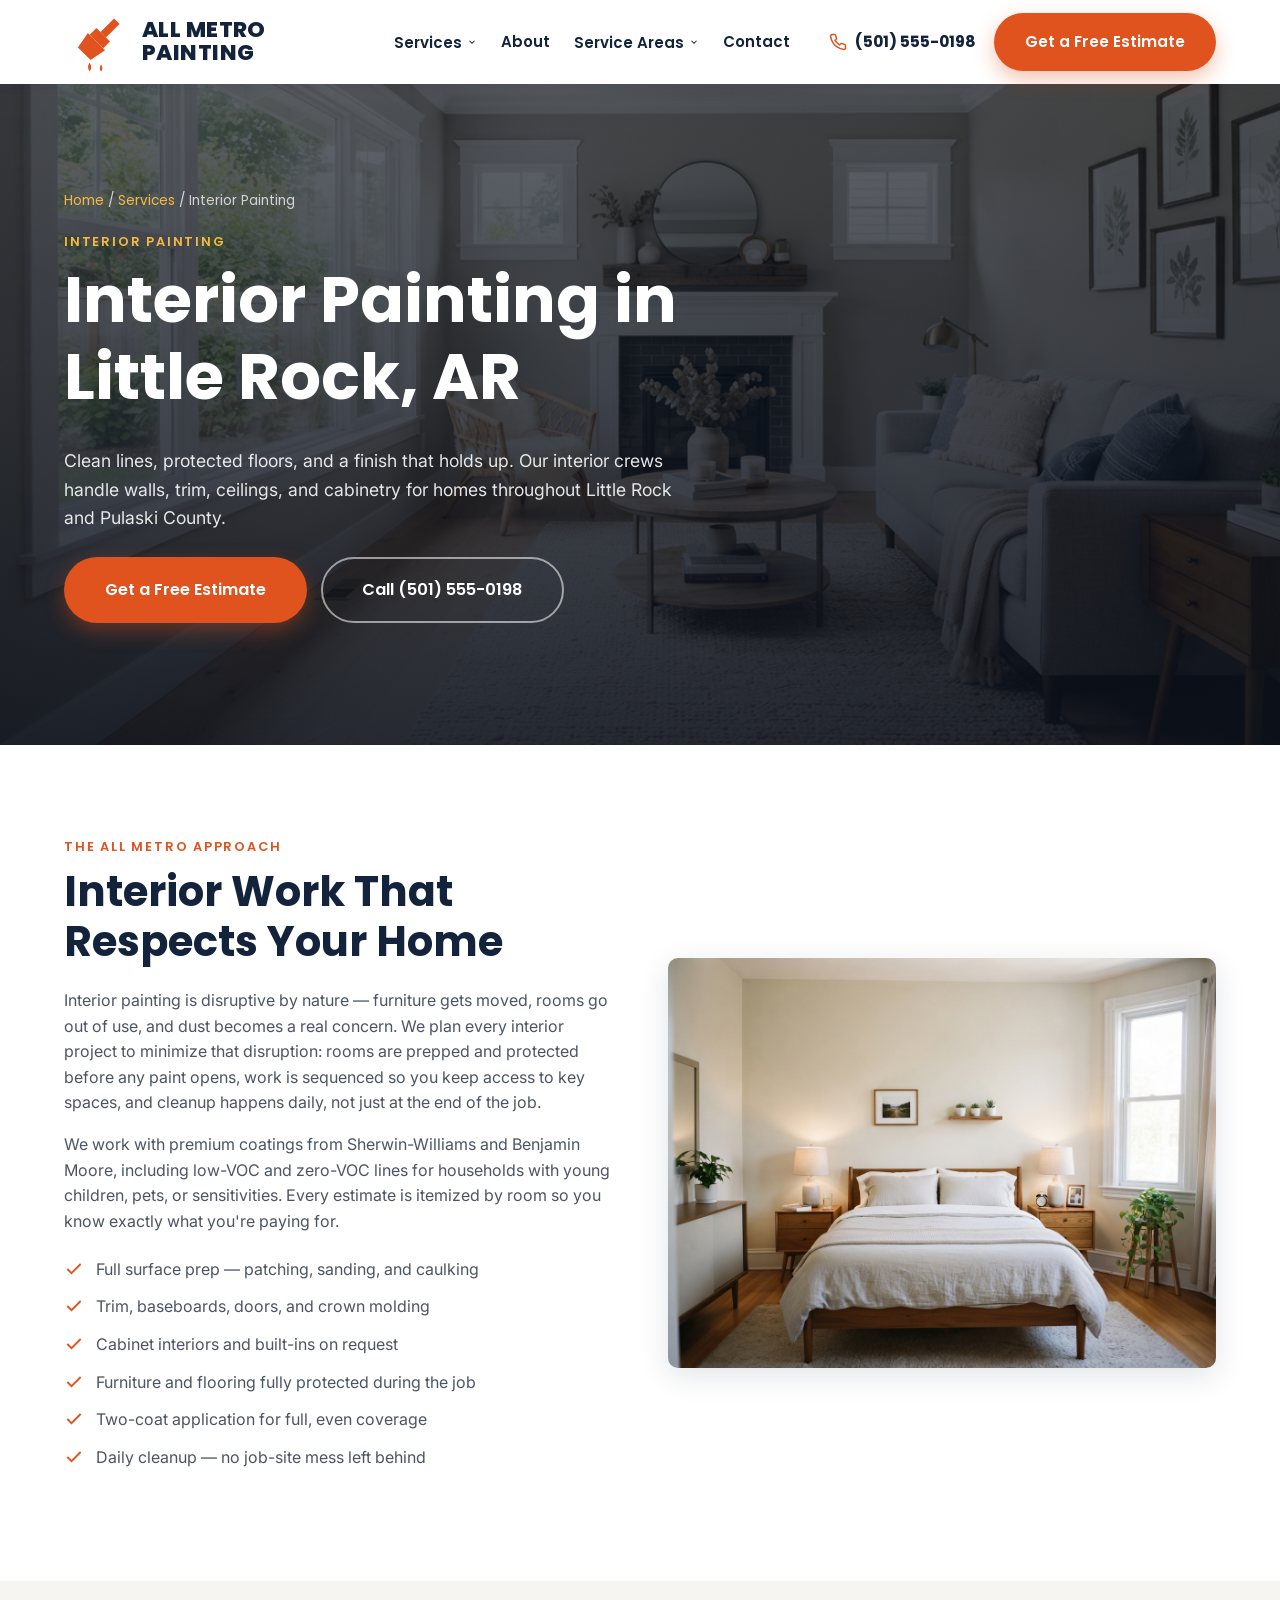
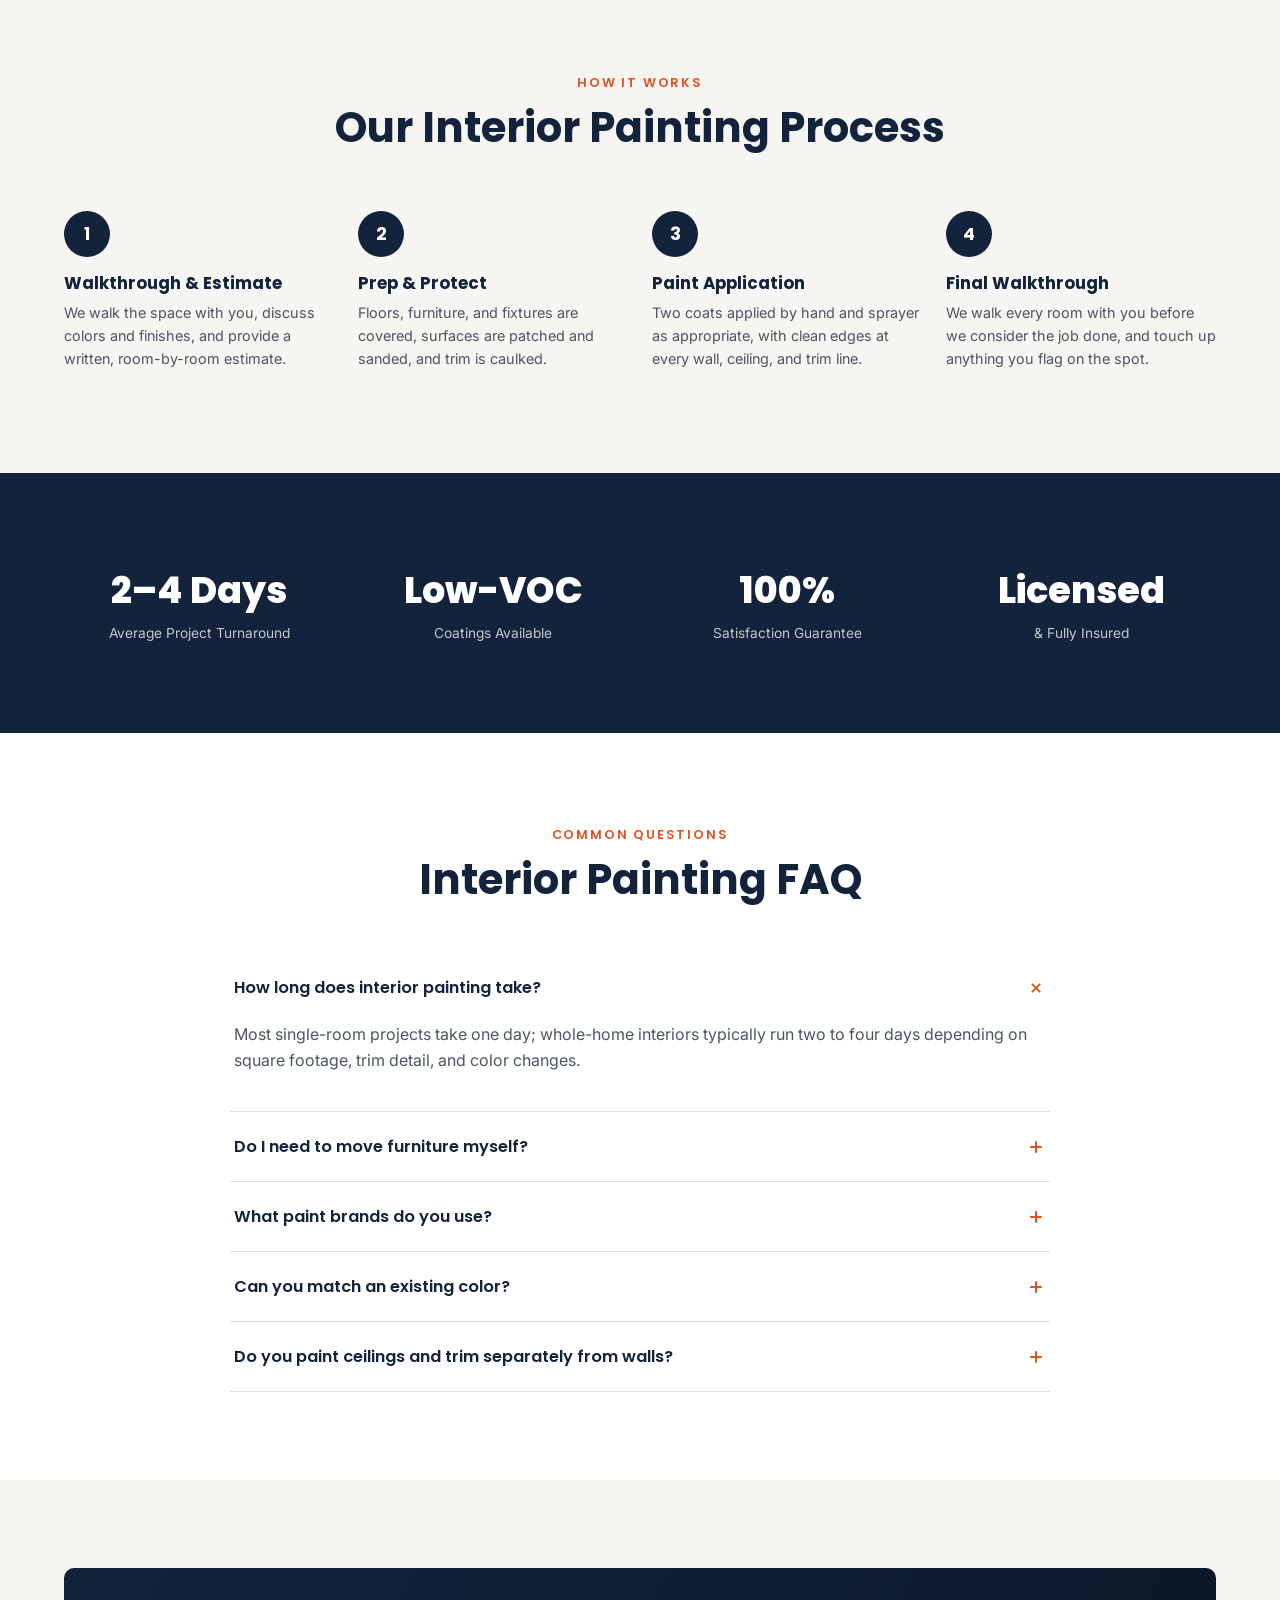
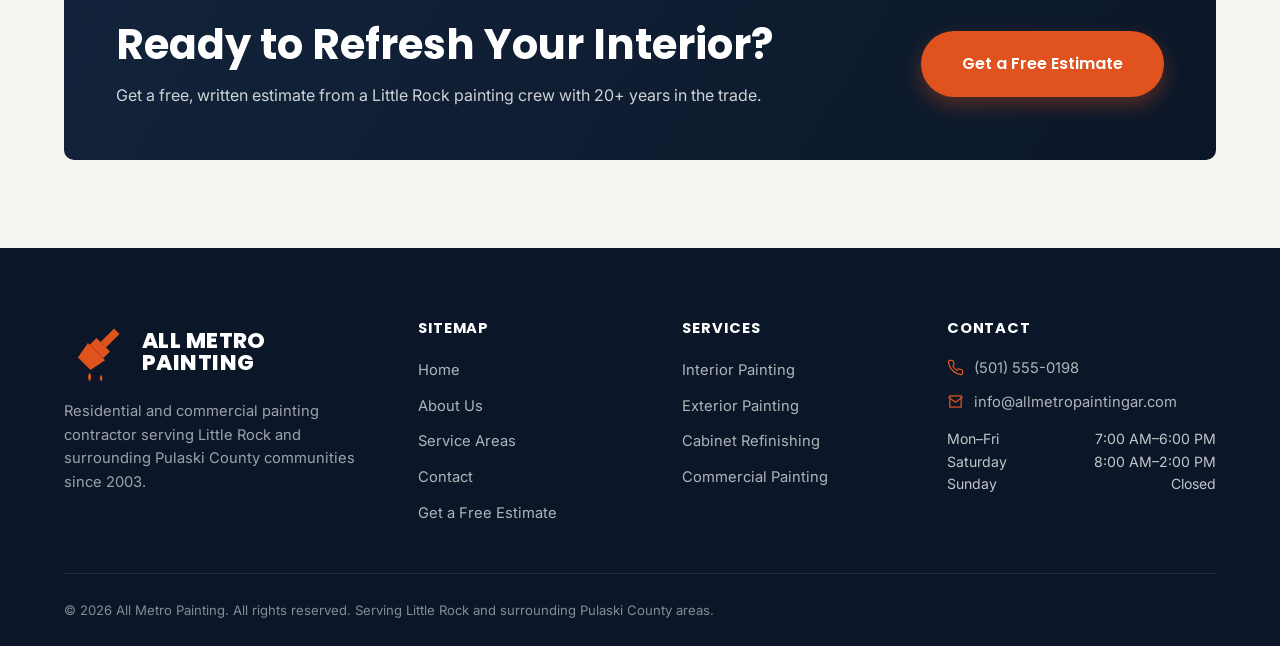
<file: services/interior-painting.html>
<!DOCTYPE html>
<html lang="en">
<head>
<meta charset="UTF-8">
<meta name="viewport" content="width=device-width, initial-scale=1.0">
<title>Interior Painting in Little Rock, AR | All Metro Painting</title>
<meta name="description" content="Professional interior painting in Little Rock, AR. Walls, trim, ceilings & cabinetry finished with low-VOC coatings and meticulous prep. Free estimates.">
<link rel="canonical" href="https://www.allmetropaintingar.com/services/interior-painting.html">
<link rel="preconnect" href="https://fonts.googleapis.com">
<link href="https://fonts.googleapis.com/css2?family=Inter:wght@400;500;600;700&family=Poppins:wght@600;700;800&display=swap" rel="stylesheet">
<link rel="stylesheet" href="../css/style.css">
</head>
<body class="inner-page">

<!-- ===================== HEADER / NAV ===================== -->
<header class="site-header">
  <div class="container nav-inner">
    <a href="../index.html" class="brand" aria-label="All Metro Painting home">
      <svg class="brand-icon" viewBox="0 0 100 100" xmlns="http://www.w3.org/2000/svg" aria-hidden="true">
        <g transform="rotate(45 50 50)">
          <rect class="brush-body" x="44" y="4" width="12" height="30"/>
          <rect class="brush-body" x="35" y="34" width="30" height="15"/>
          <path class="brush-body" d="M31 49 L69 49 L64 76 L36 76 Z"/>
        </g>
        <path class="drip" d="M40 82 Q45 90 40 96 Q35 90 40 82 Z"/>
        <path class="drip" d="M58 85 Q62 91 58 96 Q54 91 58 85 Z"/>
      </svg>
      <span class="brand-word">ALL METRO PAINTING</span>
    </a>
    <nav aria-label="Primary">
      <ul class="nav-links">
        <li class="has-dropdown">
          <button class="nav-toplink" aria-haspopup="true">Services
            <svg class="caret" viewBox="0 0 24 24" fill="none" stroke="currentColor" stroke-width="2.5"><polyline points="6 9 12 15 18 9"/></svg>
          </button>
          <div class="dropdown mega">
            <a class="drop-link" href="interior-painting.html">
              <svg class="di" viewBox="0 0 24 24" fill="none" stroke="currentColor" stroke-width="1.8"><path d="M3 21h18M6 21V9l6-5 6 5v12M9 21v-6h6v6"/></svg>
              <span><strong>Interior Painting</strong><small>Walls, trim, ceilings & cabinetry</small></span>
            </a>
            <a class="drop-link" href="exterior-painting.html">
              <svg class="di" viewBox="0 0 24 24" fill="none" stroke="currentColor" stroke-width="1.8"><path d="M3 12l9-9 9 9M5 10v10h14V10"/></svg>
              <span><strong>Exterior Painting</strong><small>Siding, trim, stucco & fascia</small></span>
            </a>
            <a class="drop-link" href="cabinet-refinishing.html">
              <svg class="di" viewBox="0 0 24 24" fill="none" stroke="currentColor" stroke-width="1.8"><rect x="4" y="3" width="16" height="18" rx="1"/><path d="M12 3v18M8 8h.01M16 14h.01"/></svg>
              <span><strong>Cabinet Refinishing</strong><small>Factory-smooth spray finishes</small></span>
            </a>
            <a class="drop-link" href="commercial-painting.html">
              <svg class="di" viewBox="0 0 24 24" fill="none" stroke="currentColor" stroke-width="1.8"><path d="M3 21h18M5 21V7l7-4 7 4v14M9 21v-5h6v5M9 10h.01M15 10h.01M9 14h.01M15 14h.01"/></svg>
              <span><strong>Commercial Painting</strong><small>Retail, office & multifamily</small></span>
            </a>
          </div>
        </li>
        <li><a href="../about.html">About</a></li>
        <li class="has-dropdown">
          <button class="nav-toplink" aria-haspopup="true">Service Areas
            <svg class="caret" viewBox="0 0 24 24" fill="none" stroke="currentColor" stroke-width="2.5"><polyline points="6 9 12 15 18 9"/></svg>
          </button>
          <div class="dropdown areas-drop">
            <a class="drop-link" href="../service-areas.html"><span><strong>Little Rock</strong><small>Primary service area</small></span></a>
            <a class="drop-link" href="../service-areas.html#north-little-rock"><span><strong>North Little Rock</strong></span></a>
            <a class="drop-link" href="../service-areas.html#sherwood"><span><strong>Sherwood</strong></span></a>
            <a class="drop-link" href="../service-areas.html#maumelle"><span><strong>Maumelle</strong></span></a>
            <a class="drop-link" href="../service-areas.html#jacksonville"><span><strong>Jacksonville</strong></span></a>
            <a class="drop-link" href="../service-areas.html#cabot"><span><strong>Cabot</strong></span></a>
            <a class="drop-link" href="../service-areas.html#bryant"><span><strong>Bryant</strong></span></a>
            <a class="drop-link" href="../service-areas.html#benton"><span><strong>Benton</strong></span></a>
            <a class="drop-link" href="../service-areas.html#conway"><span><strong>Conway</strong></span></a>
          </div>
        </li>
        <li><a href="../contact.html">Contact</a></li>
      </ul>
    </nav>
    <div class="nav-right">
      <a href="tel:+15015550198" class="nav-phone">
        <svg viewBox="0 0 24 24" fill="none" stroke="currentColor" stroke-width="2"><path d="M22 16.92v3a2 2 0 0 1-2.18 2 19.8 19.8 0 0 1-8.63-3.07 19.5 19.5 0 0 1-6-6 19.8 19.8 0 0 1-3.07-8.67A2 2 0 0 1 4.11 2h3a2 2 0 0 1 2 1.72c.127.96.362 1.903.7 2.81a2 2 0 0 1-.45 2.11L8.09 9.91a16 16 0 0 0 6 6l1.27-1.27a2 2 0 0 1 2.11-.45c.907.338 1.85.573 2.81.7A2 2 0 0 1 22 16.92z"/></svg>
        <span class="nav-phone-text">(501) 555-0198</span>
      </a>
      <a href="#" class="btn btn-accent" data-open-quote="interior">Get a Free Estimate</a>
      <button class="nav-toggle" aria-label="Open menu">
        <svg viewBox="0 0 24 24" fill="currentColor"><circle cx="12" cy="5" r="1.8"/><circle cx="12" cy="12" r="1.8"/><circle cx="12" cy="19" r="1.8"/></svg>
      </button>
    </div>
  </div>
</header>

<div class="drawer-backdrop"></div>
<div class="mobile-drawer">
  <div class="mobile-drawer-head">
    <span class="brand-word" style="color:var(--navy)">ALL METRO</span>
    <button class="modal-close drawer-close" aria-label="Close menu">
      <svg viewBox="0 0 24 24" fill="none" stroke="currentColor" stroke-width="2"><line x1="18" y1="6" x2="6" y2="18"/><line x1="6" y1="6" x2="18" y2="18"/></svg>
    </button>
  </div>
  <ul>
    <li>
      <button class="m-toggle">Services
        <svg width="18" height="18" viewBox="0 0 24 24" fill="none" stroke="currentColor" stroke-width="2.5"><polyline points="6 9 12 15 18 9"/></svg>
      </button>
      <div class="mobile-sub">
        <a href="interior-painting.html">Interior Painting</a>
        <a href="exterior-painting.html">Exterior Painting</a>
        <a href="cabinet-refinishing.html">Cabinet Refinishing</a>
        <a href="commercial-painting.html">Commercial Painting</a>
      </div>
    </li>
    <li><a href="../about.html">About</a></li>
    <li>
      <button class="m-toggle">Service Areas
        <svg width="18" height="18" viewBox="0 0 24 24" fill="none" stroke="currentColor" stroke-width="2.5"><polyline points="6 9 12 15 18 9"/></svg>
      </button>
      <div class="mobile-sub">
        <a href="../service-areas.html">Little Rock</a>
        <a href="../service-areas.html#north-little-rock">North Little Rock</a>
        <a href="../service-areas.html#sherwood">Sherwood</a>
        <a href="../service-areas.html#maumelle">Maumelle</a>
        <a href="../service-areas.html#jacksonville">Jacksonville</a>
        <a href="../service-areas.html#cabot">Cabot</a>
        <a href="../service-areas.html#bryant">Bryant</a>
        <a href="../service-areas.html#benton">Benton</a>
        <a href="../service-areas.html#conway">Conway</a>
      </div>
    </li>
    <li><a href="../contact.html">Contact</a></li>
    <li><a href="tel:+15015550198">(501) 555-0198</a></li>
  </ul>
  <a href="#" class="btn btn-accent btn-block" data-open-quote="interior">Get a Free Estimate</a>
</div>

<!-- ===================== PAGE HEADER ===================== -->
<header class="page-header" style="background-image:url('../images/service-interior-painting.jpg');">
  <div class="container page-header-inner">
    <p class="breadcrumb"><a href="../index.html">Home</a> / <a href="../index.html#services">Services</a> / Interior Painting</p>
    <span class="eyebrow">Interior Painting</span>
    <h1>Interior Painting in Little Rock, AR</h1>
    <p class="lead">Clean lines, protected floors, and a finish that holds up. Our interior crews handle walls, trim, ceilings, and cabinetry for homes throughout Little Rock and Pulaski County.</p>
    <div class="hero-ctas" style="margin-top:1.6rem;">
      <a href="#" class="btn btn-accent btn-lg" data-open-quote="interior">Get a Free Estimate</a>
      <a href="tel:+15015550198" class="btn btn-outline btn-lg">Call (501) 555-0198</a>
    </div>
  </div>
</header>

<!-- ===================== INTRO SPLIT ===================== -->
<section>
  <div class="container split">
    <div>
      <span class="eyebrow">The All Metro Approach</span>
      <h2>Interior Work That Respects Your Home</h2>
      <p>Interior painting is disruptive by nature &mdash; furniture gets moved, rooms go out of use, and dust becomes a real concern. We plan every interior project to minimize that disruption: rooms are prepped and protected before any paint opens, work is sequenced so you keep access to key spaces, and cleanup happens daily, not just at the end of the job.</p>
      <p>We work with premium coatings from Sherwin-Williams and Benjamin Moore, including low-VOC and zero-VOC lines for households with young children, pets, or sensitivities. Every estimate is itemized by room so you know exactly what you're paying for.</p>
      <ul class="checklist">
        <li><svg viewBox="0 0 24 24" fill="none" stroke="currentColor" stroke-width="2.2"><polyline points="20 6 9 17 4 12"/></svg> Full surface prep &mdash; patching, sanding, and caulking</li>
        <li><svg viewBox="0 0 24 24" fill="none" stroke="currentColor" stroke-width="2.2"><polyline points="20 6 9 17 4 12"/></svg> Trim, baseboards, doors, and crown molding</li>
        <li><svg viewBox="0 0 24 24" fill="none" stroke="currentColor" stroke-width="2.2"><polyline points="20 6 9 17 4 12"/></svg> Cabinet interiors and built-ins on request</li>
        <li><svg viewBox="0 0 24 24" fill="none" stroke="currentColor" stroke-width="2.2"><polyline points="20 6 9 17 4 12"/></svg> Furniture and flooring fully protected during the job</li>
        <li><svg viewBox="0 0 24 24" fill="none" stroke="currentColor" stroke-width="2.2"><polyline points="20 6 9 17 4 12"/></svg> Two-coat application for full, even coverage</li>
        <li><svg viewBox="0 0 24 24" fill="none" stroke="currentColor" stroke-width="2.2"><polyline points="20 6 9 17 4 12"/></svg> Daily cleanup &mdash; no job-site mess left behind</li>
      </ul>
    </div>
    <div class="media">
      <img src="../images/gallery-interior-after.jpg" alt="Freshly painted living room interior in a Little Rock home">
    </div>
  </div>
</section>

<!-- ===================== PROCESS ===================== -->
<section class="section-alt">
  <div class="container">
    <div class="section-head center">
      <span class="eyebrow">How It Works</span>
      <h2>Our Interior Painting Process</h2>
    </div>
    <div class="process-grid">
      <div class="process-step"><h3>Walkthrough &amp; Estimate</h3><p>We walk the space with you, discuss colors and finishes, and provide a written, room-by-room estimate.</p></div>
      <div class="process-step"><h3>Prep &amp; Protect</h3><p>Floors, furniture, and fixtures are covered, surfaces are patched and sanded, and trim is caulked.</p></div>
      <div class="process-step"><h3>Paint Application</h3><p>Two coats applied by hand and sprayer as appropriate, with clean edges at every wall, ceiling, and trim line.</p></div>
      <div class="process-step"><h3>Final Walkthrough</h3><p>We walk every room with you before we consider the job done, and touch up anything you flag on the spot.</p></div>
    </div>
  </div>
</section>

<!-- ===================== STAT BAND ===================== -->
<section class="section-navy">
  <div class="container stat-band">
    <div class="stat"><span class="num">2&ndash;4 Days</span><span class="lbl">Average Project Turnaround</span></div>
    <div class="stat"><span class="num">Low-VOC</span><span class="lbl">Coatings Available</span></div>
    <div class="stat"><span class="num">100%</span><span class="lbl">Satisfaction Guarantee</span></div>
    <div class="stat"><span class="num">Licensed</span><span class="lbl">&amp; Fully Insured</span></div>
  </div>
</section>

<!-- ===================== FAQ ===================== -->
<section>
  <div class="container">
    <div class="section-head center">
      <span class="eyebrow">Common Questions</span>
      <h2>Interior Painting FAQ</h2>
    </div>
    <div class="faq-list">
      <div class="faq-item open">
        <button class="faq-q">How long does interior painting take?<svg viewBox="0 0 24 24" fill="none" stroke="currentColor" stroke-width="2.4"><line x1="12" y1="5" x2="12" y2="19"/><line x1="5" y1="12" x2="19" y2="12"/></svg></button>
        <div class="faq-a"><p>Most single-room projects take one day; whole-home interiors typically run two to four days depending on square footage, trim detail, and color changes.</p></div>
      </div>
      <div class="faq-item">
        <button class="faq-q">Do I need to move furniture myself?<svg viewBox="0 0 24 24" fill="none" stroke="currentColor" stroke-width="2.4"><line x1="12" y1="5" x2="12" y2="19"/><line x1="5" y1="12" x2="19" y2="12"/></svg></button>
        <div class="faq-a"><p>No &mdash; our crew moves and covers furniture as part of every job. For very large or fragile pieces, we'll ask you to clear the immediate area in advance.</p></div>
      </div>
      <div class="faq-item">
        <button class="faq-q">What paint brands do you use?<svg viewBox="0 0 24 24" fill="none" stroke="currentColor" stroke-width="2.4"><line x1="12" y1="5" x2="12" y2="19"/><line x1="5" y1="12" x2="19" y2="12"/></svg></button>
        <div class="faq-a"><p>We primarily use Sherwin-Williams and Benjamin Moore products, and can source low- or zero-VOC lines on request at no extra markup.</p></div>
      </div>
      <div class="faq-item">
        <button class="faq-q">Can you match an existing color?<svg viewBox="0 0 24 24" fill="none" stroke="currentColor" stroke-width="2.4"><line x1="12" y1="5" x2="12" y2="19"/><line x1="5" y1="12" x2="19" y2="12"/></svg></button>
        <div class="faq-a"><p>Yes. We can match existing paint from a sample or, if you have the original code, order it directly. If neither is available, we scan the color in-home for a close match.</p></div>
      </div>
      <div class="faq-item">
        <button class="faq-q">Do you paint ceilings and trim separately from walls?<svg viewBox="0 0 24 24" fill="none" stroke="currentColor" stroke-width="2.4"><line x1="12" y1="5" x2="12" y2="19"/><line x1="5" y1="12" x2="19" y2="12"/></svg></button>
        <div class="faq-a"><p>Each is quoted as its own line item, so you can choose walls only, or add ceilings and trim for a fully refreshed room.</p></div>
      </div>
    </div>
  </div>
</section>

<!-- ===================== CTA BAND ===================== -->
<section class="section-alt">
  <div class="container">
    <div class="cta-band">
      <div>
        <h2>Ready to Refresh Your Interior?</h2>
        <p>Get a free, written estimate from a Little Rock painting crew with 20+ years in the trade.</p>
      </div>
      <a href="#" class="btn btn-accent btn-lg" data-open-quote="interior">Get a Free Estimate</a>
    </div>
  </div>
</section>

<!-- ===================== FOOTER ===================== -->
<footer class="site-footer">
  <div class="container">
    <div class="footer-grid">
      <div class="footer-brand">
        <a href="../index.html" class="brand">
          <svg class="brand-icon" viewBox="0 0 100 100" xmlns="http://www.w3.org/2000/svg" aria-hidden="true" width="52" height="52">
            <g transform="rotate(45 50 50)">
              <rect class="brush-body" x="44" y="4" width="12" height="30"/>
              <rect class="brush-body" x="35" y="34" width="30" height="15"/>
              <path class="brush-body" d="M31 49 L69 49 L64 76 L36 76 Z"/>
            </g>
            <path class="drip" d="M40 82 Q45 90 40 96 Q35 90 40 82 Z"/>
            <path class="drip" d="M58 85 Q62 91 58 96 Q54 91 58 85 Z"/>
          </svg>
          <span class="brand-word">ALL METRO PAINTING</span>
        </a>
        <p>Residential and commercial painting contractor serving Little Rock and surrounding Pulaski County communities since 2003.</p>
      </div>
      <div>
        <h4>Sitemap</h4>
        <ul>
          <li><a href="../index.html">Home</a></li>
          <li><a href="../about.html">About Us</a></li>
          <li><a href="../service-areas.html">Service Areas</a></li>
          <li><a href="../contact.html">Contact</a></li>
          <li><a href="#" data-open-quote="">Get a Free Estimate</a></li>
        </ul>
      </div>
      <div>
        <h4>Services</h4>
        <ul>
          <li><a href="interior-painting.html">Interior Painting</a></li>
          <li><a href="exterior-painting.html">Exterior Painting</a></li>
          <li><a href="cabinet-refinishing.html">Cabinet Refinishing</a></li>
          <li><a href="commercial-painting.html">Commercial Painting</a></li>
        </ul>
      </div>
      <div>
        <h4>Contact</h4>
        <ul class="footer-contact">
          <li><svg viewBox="0 0 24 24" fill="none" stroke="currentColor" stroke-width="1.8"><path d="M22 16.92v3a2 2 0 0 1-2.18 2 19.8 19.8 0 0 1-8.63-3.07 19.5 19.5 0 0 1-6-6 19.8 19.8 0 0 1-3.07-8.67A2 2 0 0 1 4.11 2h3a2 2 0 0 1 2 1.72c.127.96.362 1.903.7 2.81a2 2 0 0 1-.45 2.11L8.09 9.91a16 16 0 0 0 6 6l1.27-1.27a2 2 0 0 1 2.11-.45c.907.338 1.85.573 2.81.7A2 2 0 0 1 22 16.92z"/></svg> <a href="tel:+15015550198">(501) 555-0198</a></li>
          <li><svg viewBox="0 0 24 24" fill="none" stroke="currentColor" stroke-width="1.8"><path d="M4 4h16v16H4z"/><path d="M22 6l-10 7L2 6"/></svg> <a href="mailto:info@allmetropaintingar.com">info@allmetropaintingar.com</a></li>
        </ul>
        <div style="margin-top:14px;">
          <div class="footer-hours-row"><span>Mon&ndash;Fri</span><span>7:00 AM&ndash;6:00 PM</span></div>
          <div class="footer-hours-row"><span>Saturday</span><span>8:00 AM&ndash;2:00 PM</span></div>
          <div class="footer-hours-row"><span>Sunday</span><span>Closed</span></div>
        </div>
      </div>
    </div>
    <div class="footer-bottom">
      <span>&copy; 2026 All Metro Painting. All rights reserved. Serving Little Rock and surrounding Pulaski County areas.</span>
    </div>
  </div>
</footer>

<!-- ===================== QUOTE MODAL ===================== -->
<div class="modal-overlay">
  <div class="modal-box">
    <button class="modal-close" data-close-quote aria-label="Close">
      <svg viewBox="0 0 24 24" fill="none" stroke="currentColor" stroke-width="2"><line x1="18" y1="6" x2="6" y2="18"/><line x1="6" y1="6" x2="18" y2="18"/></svg>
    </button>
    <h2>Get a Free Estimate</h2>
    <p class="sub">Fill out the form and a member of our Little Rock team will follow up within one business day.</p>
    <form id="quote-form" class="js-quote-form">
      <div class="form-row">
        <div class="form-field"><label for="quote-name">Full Name</label><input type="text" id="quote-name" required></div>
        <div class="form-field"><label for="quote-phone">Phone</label><input type="tel" id="quote-phone" required></div>
      </div>
      <div class="form-field"><label for="quote-email">Email</label><input type="email" id="quote-email" required></div>
      <div class="form-field">
        <label for="quote-service">Service Needed</label>
        <select id="quote-service">
          <option value="">Select a service</option>
          <option value="interior">Interior Painting</option>
          <option value="exterior">Exterior Painting</option>
          <option value="cabinets">Cabinet Refinishing</option>
          <option value="commercial">Commercial Painting</option>
        </select>
      </div>
      <div class="form-field"><label for="quote-details">Project Details</label><textarea id="quote-details" rows="4" placeholder="Tell us about your space, timeline, and any details that help us scope the job."></textarea></div>
      <button type="submit" class="btn btn-accent btn-block btn-lg">Request Free Estimate</button>
      <p class="form-note">By submitting, you agree to be contacted about your project. We never share your information.</p>
    </form>
    <div class="form-success">
      <svg viewBox="0 0 24 24" fill="none" stroke="currentColor" stroke-width="1.6"><circle cx="12" cy="12" r="10"/><polyline points="8 12 11 15 16 9"/></svg>
      <h2>Request Received</h2>
      <p>Thanks &mdash; a member of our team will reach out within one business day to schedule your free estimate.</p>
    </div>
  </div>
</div>

<script src="../js/script.js"></script>
</body>
</html>
</file>
<file: css/style.css>
/* ==========================================================================
   All Metro Painting — core stylesheet
   ========================================================================== */

:root {
  --navy: #12233B;
  --navy-dark: #0B1728;
  --navy-light: #1E3A5F;
  --accent: #E0521E;
  --accent-dark: #B93F13;
  --gold: #F5B942;
  --offwhite: #F7F5F1;
  --cream: #FBF9F6;
  --white: #FFFFFF;
  --ink: #1B2430;
  --gray-700: #4B5563;
  --gray-500: #6B7280;
  --gray-300: #D6D3CC;
  --gray-200: #E7E4DD;
  --border: #E2DFD9;

  --font-head: 'Poppins', 'Segoe UI', Arial, sans-serif;
  --font-body: 'Inter', 'Segoe UI', Arial, sans-serif;

  --container: 1200px;
  --radius: 10px;
  --radius-sm: 6px;
  --shadow-sm: 0 2px 10px rgba(18, 35, 59, 0.08);
  --shadow-md: 0 8px 30px rgba(18, 35, 59, 0.12);
  --shadow-lg: 0 20px 50px rgba(18, 35, 59, 0.22);
}

* { box-sizing: border-box; }
html { scroll-behavior: smooth; }

body {
  margin: 0;
  font-family: var(--font-body);
  color: var(--ink);
  background: var(--white);
  line-height: 1.6;
  -webkit-font-smoothing: antialiased;
}

img { max-width: 100%; display: block; }
a { color: inherit; text-decoration: none; }
ul { margin: 0; padding: 0; list-style: none; }
button { font-family: inherit; cursor: pointer; }

h1, h2, h3, h4 {
  font-family: var(--font-head);
  color: var(--navy);
  line-height: 1.2;
  margin: 0 0 .5em;
  font-weight: 700;
}

h1 { font-size: clamp(2.4rem, 5vw, 4rem); }
h2 { font-size: clamp(1.9rem, 3.4vw, 2.6rem); }
h3 { font-size: 1.3rem; }
p { margin: 0 0 1em; color: var(--gray-700); }

.container {
  max-width: var(--container);
  margin: 0 auto;
  padding: 0 24px;
}

.eyebrow {
  display: inline-block;
  font-family: var(--font-head);
  font-weight: 600;
  font-size: .8rem;
  letter-spacing: .14em;
  text-transform: uppercase;
  color: var(--accent);
  margin-bottom: .75em;
}

.section-head {
  max-width: 720px;
  margin: 0 0 3rem;
}
.section-head.center { margin-left: auto; margin-right: auto; text-align: center; }
.section-head p { font-size: 1.08rem; }

section { padding: 5.5rem 0; }
.section-alt { background: var(--offwhite); }
.section-navy { background: var(--navy); color: var(--white); }
.section-navy h2, .section-navy h3 { color: var(--white); }
.section-navy p { color: rgba(255,255,255,.78); }

/* ---------- Buttons ---------- */
.btn {
  display: inline-flex;
  align-items: center;
  justify-content: center;
  gap: .5em;
  padding: .95em 1.9em;
  border-radius: 999px;
  font-family: var(--font-head);
  font-weight: 600;
  font-size: .96rem;
  border: 2px solid transparent;
  transition: transform .15s ease, box-shadow .15s ease, background .15s ease, color .15s ease, border-color .15s ease;
  white-space: nowrap;
}
.btn-accent {
  background: var(--accent);
  color: var(--white);
  box-shadow: 0 8px 20px rgba(224,82,30,.35);
}
.btn-accent:hover { background: var(--accent-dark); transform: translateY(-2px); }
.btn-outline {
  background: transparent;
  color: var(--white);
  border-color: rgba(255,255,255,.55);
}
.btn-outline:hover { background: rgba(255,255,255,.12); border-color: var(--white); }
.btn-navy {
  background: var(--navy);
  color: var(--white);
}
.btn-navy:hover { background: var(--navy-light); transform: translateY(-2px); }
.btn-ghost-navy {
  background: transparent;
  color: var(--navy);
  border-color: var(--navy);
}
.btn-ghost-navy:hover { background: var(--navy); color: var(--white); }
.btn-block { width: 100%; }
.btn-lg { padding: 1.1em 2.4em; font-size: 1.02rem; }

/* ==========================================================================
   Header / Nav
   ========================================================================== */
.site-header {
  position: fixed;
  top: 0; left: 0; right: 0;
  z-index: 500;
  padding: 18px 0;
  transition: background .25s ease, box-shadow .25s ease, padding .25s ease;
}
.site-header.is-transparent {
  background: linear-gradient(to bottom, rgba(11,23,40,.55), rgba(11,23,40,0));
}
.site-header.is-solid,
.site-header.nav-solid {
  background: var(--white);
  box-shadow: var(--shadow-sm);
  padding: 10px 0;
}

.nav-inner {
  display: flex;
  align-items: center;
  justify-content: flex-start;
  gap: 28px;
}

/* Logo */
.brand {
  display: flex;
  align-items: center;
  gap: 14px;
}
.brand-icon { width: 64px; height: 64px; flex-shrink: 0; }
.brand-icon .drip { fill: var(--accent); }
.brand-icon .brush-body { fill: var(--accent); }
.brand-icon .brush-outline { stroke: var(--white); }
.site-header.is-solid .brand-icon .brush-outline,
.site-header.nav-solid .brand-icon .brush-outline { stroke: var(--white); }
.brand-word {
  font-family: var(--font-head);
  font-weight: 800;
  font-size: 1.36rem;
  letter-spacing: .02em;
  line-height: 1.05;
  color: var(--white);
  transition: color .2s ease;
}
.brand-word span {
  display: block;
  font-family: var(--font-body);
  font-weight: 500;
  font-size: .62rem;
  letter-spacing: .22em;
  text-transform: uppercase;
  color: var(--accent);
  margin-top: 3px;
}
.site-header.is-solid .brand-word,
.site-header.nav-solid .brand-word,
.page-header-inner .brand-word,
.inner-page .brand-word { color: var(--navy); }

/* Nav links */
.nav-links {
  display: flex;
  align-items: center;
  gap: 2px;
  margin: 0;
}
.nav-links > li { position: relative; }
.nav-links > li > a,
.nav-links > li > button.nav-toplink {
  display: flex;
  align-items: center;
  gap: 5px;
  padding: 10px 11px;
  font-family: var(--font-head);
  font-weight: 600;
  font-size: .94rem;
  color: var(--white);
  white-space: nowrap;
  border: none;
  background: none;
  border-radius: 6px;
  transition: color .2s ease, background .2s ease;
}
.site-header.is-solid .nav-links > li > a,
.site-header.nav-solid .nav-links > li > a,
.site-header.is-solid .nav-links > li > button.nav-toplink,
.site-header.nav-solid .nav-links > li > button.nav-toplink { color: var(--navy); }

.nav-links > li > a:hover,
.nav-links > li > button.nav-toplink:hover { background: rgba(255,255,255,.14); }
.site-header.is-solid .nav-links > li > a:hover,
.site-header.nav-solid .nav-links > li > a:hover,
.site-header.is-solid .nav-links > li > button.nav-toplink:hover,
.site-header.nav-solid .nav-links > li > button.nav-toplink:hover { background: var(--offwhite); }

.caret { width: 10px; height: 10px; transition: transform .2s ease; }
li.has-dropdown:hover .caret,
li.has-dropdown.open .caret { transform: rotate(180deg); }

.dropdown {
  position: absolute;
  top: 100%;
  left: 0;
  min-width: 300px;
  background: var(--white);
  border-radius: var(--radius);
  box-shadow: var(--shadow-lg);
  padding: 10px;
  opacity: 0;
  visibility: hidden;
  transform: translateY(8px);
  transition: opacity .18s ease, transform .18s ease, visibility .18s ease;
}
li.has-dropdown:hover .dropdown,
li.has-dropdown.open .dropdown { opacity: 1; visibility: visible; transform: translateY(4px); }

.dropdown.mega { min-width: 460px; padding: 16px; display: grid; grid-template-columns: 1fr 1fr; gap: 6px; }
.dropdown a.drop-link {
  display: flex;
  align-items: center;
  gap: 12px;
  padding: 12px;
  border-radius: 8px;
  color: var(--navy);
}
.dropdown a.drop-link:hover { background: var(--offwhite); }
.drop-link .di { width: 30px; height: 30px; color: var(--accent); flex-shrink: 0; }
.drop-link strong { display: block; font-family: var(--font-head); font-size: .92rem; }
.drop-link small { color: var(--gray-500); font-size: .78rem; }

.dropdown.areas-drop { min-width: 320px; }
.dropdown.areas-drop a.drop-link { padding: 10px 12px; }

.nav-right {
  display: flex;
  align-items: center;
  gap: 18px;
  margin-left: auto;
  flex-shrink: 0;
}
.nav-phone {
  display: flex;
  align-items: center;
  gap: 8px;
  font-family: var(--font-head);
  font-weight: 700;
  font-size: .98rem;
  color: var(--white);
}
.site-header.is-solid .nav-phone,
.site-header.nav-solid .nav-phone { color: var(--navy); }
.nav-phone svg { width: 18px; height: 18px; color: var(--accent); }

.nav-toggle {
  display: none;
  background: rgba(255,255,255,.16);
  border: 1px solid rgba(255,255,255,.32);
  border-radius: 50%;
  width: 42px; height: 42px;
  color: var(--white);
  backdrop-filter: blur(6px);
  -webkit-backdrop-filter: blur(6px);
  transition: background .2s ease, border-color .2s ease;
}
.nav-toggle svg { width: 20px; height: 20px; }
.nav-toggle:hover { background: rgba(255,255,255,.28); }
.site-header.is-solid .nav-toggle, .site-header.nav-solid .nav-toggle {
  color: var(--navy);
  background: var(--offwhite);
  border-color: var(--border);
}
.site-header.is-solid .nav-toggle:hover, .site-header.nav-solid .nav-toggle:hover { background: var(--gray-200); }

/* ==========================================================================
   Hero
   ========================================================================== */
.hero {
  position: relative;
  min-height: 100vh;
  width: 100%;
  display: flex;
  align-items: flex-end;
  background-size: cover;
  background-position: center;
  overflow: hidden;
}
.hero::before {
  content: "";
  position: absolute;
  inset: 0;
  background:
    linear-gradient(to top, rgba(11,17,28,.92) 0%, rgba(11,17,28,.55) 32%, rgba(11,17,28,.15) 58%, rgba(11,17,28,.05) 100%),
    linear-gradient(to right, rgba(11,17,28,.55) 0%, rgba(11,17,28,.05) 55%);
}
.hero-content {
  position: relative;
  z-index: 2;
  padding: 0 24px 5.5rem;
  max-width: var(--container);
  margin: 0 auto;
  width: 100%;
  color: var(--white);
}
.hero-content .eyebrow { color: var(--gold); }
.hero-content h1 {
  color: var(--white);
  max-width: 780px;
  margin-bottom: .4em;
}
.hero-sub {
  font-size: 1.18rem;
  color: rgba(255,255,255,.9);
  max-width: 640px;
  margin-bottom: 1.8rem;
}
.hero-ctas { display: flex; gap: 14px; flex-wrap: wrap; margin-bottom: 2rem; }
.hero-badges { display: flex; gap: 12px; flex-wrap: wrap; }
.badge-pill {
  display: flex;
  align-items: center;
  gap: 8px;
  background: rgba(255,255,255,.14);
  backdrop-filter: blur(10px);
  -webkit-backdrop-filter: blur(10px);
  border: 1px solid rgba(255,255,255,.28);
  border-radius: 999px;
  padding: 10px 18px;
  font-family: var(--font-head);
  font-weight: 600;
  font-size: .88rem;
  color: var(--white);
}
.badge-pill .stars { color: var(--gold); letter-spacing: 1px; }
.badge-pill .google-g { flex-shrink: 0; }
.hero-scroll {
  position: absolute;
  bottom: 28px; left: 50%;
  transform: translateX(-50%);
  z-index: 2;
  color: rgba(255,255,255,.75);
  animation: bob 2s ease-in-out infinite;
}
@keyframes bob { 0%,100% { transform: translate(-50%,0); } 50% { transform: translate(-50%,8px); } }

/* Inner page header (non-home) */
.page-header {
  position: relative;
  padding: 190px 0 90px;
  background-size: cover;
  background-position: center;
  color: var(--white);
}
.page-header::before {
  content: "";
  position: absolute; inset: 0;
  background: linear-gradient(to top, rgba(11,17,28,.88), rgba(11,17,28,.62));
}
.page-header-inner { position: relative; z-index: 2; }
.page-header .eyebrow { color: var(--gold); }
.page-header h1 { color: var(--white); max-width: 760px; }
.page-header p.lead { color: rgba(255,255,255,.88); max-width: 620px; font-size: 1.1rem; }
.breadcrumb { font-size: .85rem; color: rgba(255,255,255,.75); margin-bottom: 1rem; font-family: var(--font-head); }
.breadcrumb a { color: var(--gold); }

/* ==========================================================================
   Reviews strip
   ========================================================================== */
.reviews-strip { background: var(--navy); padding: 4rem 0; overflow: hidden; }
.reviews-head {
  display: flex; align-items: center; justify-content: space-between; gap: 24px;
  margin-bottom: 2.2rem; flex-wrap: wrap;
}
.reviews-head h2 { color: var(--white); margin: 0; }
.reviews-agg { display: flex; align-items: center; gap: 10px; color: var(--white); font-family: var(--font-head); }
.reviews-agg .stars { color: var(--gold); font-size: 1.1rem; letter-spacing: 2px; }
.reviews-track {
  display: flex;
  gap: 20px;
  overflow-x: auto;
  scroll-snap-type: x mandatory;
  padding-bottom: 12px;
  -ms-overflow-style: none;
  scrollbar-width: thin;
}
.review-card {
  scroll-snap-align: start;
  flex: 0 0 300px;
  background: var(--navy-light);
  border: 1px solid rgba(255,255,255,.1);
  border-radius: var(--radius);
  padding: 22px;
}
.review-card .stars { color: var(--gold); letter-spacing: 2px; margin-bottom: 10px; display: block; }
.review-card p { color: rgba(255,255,255,.92); font-size: .95rem; margin-bottom: 14px; }
.review-meta { display: flex; align-items: center; gap: 10px; }
.review-avatar {
  width: 38px; height: 38px; border-radius: 50%;
  background: var(--accent); color: var(--white);
  display: flex; align-items: center; justify-content: center;
  font-family: var(--font-head); font-weight: 700; font-size: .85rem;
}
.review-name { font-family: var(--font-head); font-weight: 600; font-size: .88rem; color: var(--white); }
.review-date { font-size: .76rem; color: rgba(255,255,255,.55); }
.review-controls { display: flex; gap: 10px; margin-top: 1.6rem; }
.review-controls button {
  width: 40px; height: 40px; border-radius: 50%;
  border: 1px solid rgba(255,255,255,.3); background: transparent; color: var(--white);
  display: flex; align-items: center; justify-content: center;
  transition: background .2s ease;
}
.review-controls button:hover { background: rgba(255,255,255,.15); }

/* ==========================================================================
   Services grid
   ========================================================================== */
.services-grid { display: grid; grid-template-columns: repeat(4, 1fr); gap: 26px; }
.service-card {
  background: var(--white);
  border-radius: var(--radius);
  overflow: hidden;
  box-shadow: var(--shadow-sm);
  transition: transform .2s ease, box-shadow .2s ease;
  border: 1px solid var(--border);
}
.service-card:hover { transform: translateY(-6px); box-shadow: var(--shadow-md); }
.service-card .thumb { height: 190px; overflow: hidden; }
.service-card .thumb img { width: 100%; height: 100%; object-fit: cover; transition: transform .4s ease; }
.service-card:hover .thumb img { transform: scale(1.06); }
.service-card .body { padding: 22px; }
.service-card h3 { margin-bottom: .4em; }
.service-card p { font-size: .93rem; margin-bottom: 1.1em; }
.service-card .card-link { font-family: var(--font-head); font-weight: 600; color: var(--accent); font-size: .9rem; display: inline-flex; align-items: center; gap: 6px; }
.service-card .card-link svg { width: 16px; height: 16px; transition: transform .2s ease; }
.service-card:hover .card-link svg { transform: translateX(4px); }

/* ==========================================================================
   Before / After gallery
   ========================================================================== */
.gallery-grid { display: grid; grid-template-columns: repeat(3, 1fr); gap: 30px; }
.ba-slider {
  position: relative;
  border-radius: var(--radius);
  overflow: hidden;
  aspect-ratio: 4 / 3;
  box-shadow: var(--shadow-sm);
  user-select: none;
  cursor: ew-resize;
}
.ba-slider img {
  position: absolute; inset: 0; width: 100%; height: 100%; object-fit: cover;
  user-select: none; -webkit-user-drag: none;
}
.ba-slider .ba-after { z-index: 1; }
.ba-slider .ba-before-wrap {
  position: absolute; inset: 0; overflow: hidden; z-index: 2;
  width: 50%;
}
.ba-slider .ba-before-wrap img { width: var(--ba-img-w, 100%); max-width: none; height: 100%; }
.ba-handle {
  position: absolute; top: 0; bottom: 0; left: 50%;
  width: 3px; background: var(--white); z-index: 3;
  transform: translateX(-50%);
  box-shadow: 0 0 0 1px rgba(0,0,0,.15);
}
.ba-handle::after {
  content: "";
  position: absolute; top: 50%; left: 50%; transform: translate(-50%,-50%);
  width: 44px; height: 44px; border-radius: 50%;
  background: var(--white);
  box-shadow: var(--shadow-md);
  background-image: url("data:image/svg+xml;utf8,<svg xmlns='http://www.w3.org/2000/svg' viewBox='0 0 24 24' fill='none' stroke='%2312233B' stroke-width='2' stroke-linecap='round' stroke-linejoin='round'><polyline points='8 7 3 12 8 17'></polyline><polyline points='16 7 21 12 16 17'></polyline></svg>");
  background-repeat: no-repeat;
  background-position: center;
  background-size: 22px;
}
.ba-tag { position: absolute; top: 14px; z-index: 4; font-family: var(--font-head); font-weight: 700; font-size: .72rem; letter-spacing: .06em; text-transform: uppercase; padding: 6px 12px; border-radius: 999px; color: var(--white); }
.ba-tag.before-tag { left: 14px; background: rgba(18,35,59,.75); }
.ba-tag.after-tag { right: 14px; background: var(--accent); }
.ba-caption { text-align: center; margin-top: 14px; font-family: var(--font-head); font-weight: 600; color: var(--navy); }
.ba-hint { text-align: center; font-size: .82rem; color: var(--gray-500); margin-top: 4px; }

/* ==========================================================================
   About
   ========================================================================== */
.about-grid { display: grid; grid-template-columns: .95fr 1.05fr; gap: 56px; align-items: center; }
.about-media { position: relative; }
.about-media img { border-radius: var(--radius); width: 100%; box-shadow: var(--shadow-md); }
.about-badge {
  position: absolute; bottom: -26px; left: -26px;
  background: var(--accent); color: var(--white);
  border-radius: var(--radius);
  padding: 20px 24px;
  box-shadow: var(--shadow-md);
  font-family: var(--font-head);
}
.about-badge .num { font-size: 2.1rem; font-weight: 800; line-height: 1; display: block; }
.about-badge .lbl { font-size: .74rem; text-transform: uppercase; letter-spacing: .08em; opacity: .9; }
.about-stats { display: grid; grid-template-columns: repeat(3, 1fr); gap: 18px; margin: 1.8rem 0; }
.about-stats div { border-left: 3px solid var(--accent); padding-left: 14px; }
.about-stats .num { display: block; font-family: var(--font-head); font-size: 1.7rem; font-weight: 800; color: var(--navy); }
.about-stats .lbl { font-size: .82rem; color: var(--gray-500); }
.about-signature { margin-top: 2rem; display: flex; align-items: center; gap: 16px; }
.about-signature img.sig { height: 46px; }
.about-signature .who strong { display: block; font-family: var(--font-head); color: var(--navy); }
.about-signature .who span { font-size: .82rem; color: var(--gray-500); }

/* ==========================================================================
   Service areas
   ========================================================================== */
.areas-primary {
  display: flex; align-items: center; gap: 16px;
  background: var(--white); border: 1px solid var(--border);
  border-radius: var(--radius); padding: 22px 26px; margin-bottom: 2rem;
  box-shadow: var(--shadow-sm);
}
.areas-primary svg { width: 34px; height: 34px; color: var(--accent); flex-shrink: 0; }
.areas-primary strong { font-family: var(--font-head); color: var(--navy); font-size: 1.1rem; display: block; }
.areas-primary span { color: var(--gray-500); font-size: .9rem; }
.areas-grid { display: grid; grid-template-columns: repeat(4, 1fr); gap: 16px; }
.area-chip {
  background: var(--white);
  border: 1px solid var(--border);
  border-radius: var(--radius-sm);
  padding: 16px 18px;
  display: flex; align-items: center; gap: 10px;
  transition: border-color .2s ease, background .2s ease;
}
.area-chip:hover { border-color: var(--accent); background: var(--cream); }
.area-chip svg { width: 18px; height: 18px; color: var(--accent); flex-shrink: 0; }
.area-chip span { font-family: var(--font-head); font-weight: 600; color: var(--navy); font-size: .92rem; }

/* ==========================================================================
   Quote section / form
   ========================================================================== */
.quote-wrap {
  display: grid; grid-template-columns: 1fr 1fr;
  background: var(--navy);
  border-radius: var(--radius);
  overflow: hidden;
}
.quote-info { padding: 52px; color: var(--white); }
.quote-info h2 { color: var(--white); }
.quote-info ul { margin-top: 1.6rem; display: grid; gap: 14px; }
.quote-info li { display: flex; gap: 12px; align-items: flex-start; color: rgba(255,255,255,.9); font-size: .95rem; }
.quote-info li svg { width: 20px; height: 20px; color: var(--gold); flex-shrink: 0; margin-top: 2px; }
.quote-form { background: var(--white); padding: 52px; }
.form-row { display: grid; grid-template-columns: 1fr 1fr; gap: 14px; margin-bottom: 14px; }
.form-field { display: flex; flex-direction: column; gap: 6px; margin-bottom: 14px; }
.form-field label { font-family: var(--font-head); font-weight: 600; font-size: .82rem; color: var(--navy); }
.form-field input, .form-field select, .form-field textarea {
  padding: 12px 14px; border: 1px solid var(--gray-300); border-radius: var(--radius-sm);
  font-family: var(--font-body); font-size: .95rem; color: var(--ink); background: var(--white);
  transition: border-color .2s ease, box-shadow .2s ease;
}
.form-field input:focus, .form-field select:focus, .form-field textarea:focus {
  outline: none; border-color: var(--accent); box-shadow: 0 0 0 3px rgba(224,82,30,.15);
}
.form-note { font-size: .78rem; color: var(--gray-500); margin-top: 10px; text-align: center; }

/* Modal */
.modal-overlay {
  position: fixed; inset: 0; background: rgba(11,17,28,.68);
  display: flex; align-items: center; justify-content: center;
  z-index: 1000; padding: 20px;
  opacity: 0; visibility: hidden; transition: opacity .2s ease, visibility .2s ease;
}
.modal-overlay.open { opacity: 1; visibility: visible; }
.modal-box {
  background: var(--white); border-radius: var(--radius); max-width: 560px; width: 100%;
  max-height: 92vh; overflow-y: auto; padding: 40px;
  transform: translateY(16px); transition: transform .2s ease;
  position: relative;
}
.modal-overlay.open .modal-box { transform: translateY(0); }
.modal-close {
  position: absolute; top: 16px; right: 16px; width: 36px; height: 36px;
  border-radius: 50%; border: none; background: var(--offwhite); color: var(--navy);
  display: flex; align-items: center; justify-content: center;
}
.modal-box h2 { font-size: 1.5rem; margin-bottom: .2em; }
.modal-box .sub { color: var(--gray-500); margin-bottom: 1.6rem; font-size: .92rem; }
.form-success {
  display: none; text-align: center; padding: 20px 0;
}
.form-success.show { display: block; }
.form-success svg { width: 56px; height: 56px; color: #2E9E5B; margin: 0 auto 14px; }

/* ==========================================================================
   Generic content blocks (service pages / about / contact)
   ========================================================================== */
.split { display: grid; grid-template-columns: 1fr 1fr; gap: 56px; align-items: center; }
.split img { border-radius: var(--radius); box-shadow: var(--shadow-md); width: 100%; }
.split.reverse .media { order: 2; }
.checklist { display: grid; gap: 12px; margin: 1.4rem 0; }
.checklist li { display: flex; gap: 12px; align-items: flex-start; color: var(--gray-700); }
.checklist li svg { width: 20px; height: 20px; color: var(--accent); flex-shrink: 0; margin-top: 2px; }

.process-grid { display: grid; grid-template-columns: repeat(4, 1fr); gap: 24px; counter-reset: step; }
.process-step { position: relative; padding-top: 10px; }
.process-step::before {
  counter-increment: step; content: counter(step);
  display: flex; align-items: center; justify-content: center;
  width: 46px; height: 46px; border-radius: 50%;
  background: var(--navy); color: var(--white);
  font-family: var(--font-head); font-weight: 700; font-size: 1.1rem;
  margin-bottom: 16px;
}
.process-step h3 { font-size: 1.05rem; }
.process-step p { font-size: .9rem; }

.stat-band { display: grid; grid-template-columns: repeat(4, 1fr); gap: 24px; }
.stat-band .stat { text-align: center; }
.stat-band .num { font-family: var(--font-head); font-size: 2.3rem; font-weight: 800; color: var(--white); display: block; }
.stat-band .lbl { color: rgba(255,255,255,.75); font-size: .86rem; }

.faq-list { max-width: 820px; margin: 0 auto; }
.faq-item { border-bottom: 1px solid var(--border); }
.faq-q {
  width: 100%; background: none; border: none; text-align: left;
  display: flex; align-items: center; justify-content: space-between; gap: 20px;
  padding: 22px 4px; font-family: var(--font-head); font-weight: 600; font-size: 1.02rem; color: var(--navy);
}
.faq-q svg { width: 20px; height: 20px; color: var(--accent); flex-shrink: 0; transition: transform .2s ease; }
.faq-item.open .faq-q svg { transform: rotate(45deg); }
.faq-a { max-height: 0; overflow: hidden; transition: max-height .25s ease; }
.faq-item.open .faq-a { max-height: 300px; }
.faq-a p { padding: 0 4px 22px; }

.cta-band {
  background: linear-gradient(120deg, var(--navy), var(--navy-dark));
  border-radius: var(--radius);
  padding: 52px;
  display: flex; align-items: center; justify-content: space-between; gap: 30px; flex-wrap: wrap;
  color: var(--white);
}
.cta-band h2 { color: var(--white); margin-bottom: .3em; }
.cta-band p { color: rgba(255,255,255,.8); margin: 0; }

/* Contact page */
.contact-grid { display: grid; grid-template-columns: 1fr 1.1fr; gap: 48px; }
.contact-card { background: var(--white); border: 1px solid var(--border); border-radius: var(--radius); padding: 26px; margin-bottom: 16px; display: flex; gap: 16px; box-shadow: var(--shadow-sm); }
.contact-card svg { width: 26px; height: 26px; color: var(--accent); flex-shrink: 0; }
.contact-card strong { display: block; font-family: var(--font-head); color: var(--navy); margin-bottom: 2px; }
.map-embed { border-radius: var(--radius); overflow: hidden; border: 1px solid var(--border); height: 260px; }
.map-embed iframe { width: 100%; height: 100%; border: 0; }

/* ==========================================================================
   Footer
   ========================================================================== */
.site-footer { background: var(--navy-dark); color: rgba(255,255,255,.75); padding: 4.5rem 0 0; }
.footer-grid { display: grid; grid-template-columns: 1.4fr 1fr 1fr 1.2fr; gap: 40px; padding-bottom: 3rem; border-bottom: 1px solid rgba(255,255,255,.1); }
.footer-brand .brand-word { color: var(--white); }
.footer-brand p { color: rgba(255,255,255,.6); font-size: .92rem; margin-top: 1rem; max-width: 300px; }
.footer-social { display: flex; gap: 10px; margin-top: 1.2rem; }
.footer-social a { width: 38px; height: 38px; border-radius: 50%; background: rgba(255,255,255,.08); display: flex; align-items: center; justify-content: center; transition: background .2s ease; }
.footer-social a:hover { background: var(--accent); }
.footer-social svg { width: 17px; height: 17px; color: var(--white); }
.site-footer h4 { color: var(--white); font-size: .92rem; letter-spacing: .06em; text-transform: uppercase; margin-bottom: 1.2rem; }
.site-footer ul { display: grid; gap: 10px; }
.site-footer ul a { font-size: .92rem; color: rgba(255,255,255,.68); transition: color .2s ease; }
.site-footer ul a:hover { color: var(--accent); }
.footer-contact li { display: flex; gap: 10px; align-items: flex-start; font-size: .9rem; }
.footer-contact svg { width: 17px; height: 17px; color: var(--accent); flex-shrink: 0; margin-top: 2px; }
.footer-hours-row { display: flex; justify-content: space-between; font-size: .88rem; }
.footer-bottom { display: flex; align-items: center; justify-content: space-between; padding: 1.6rem 0; font-size: .82rem; color: rgba(255,255,255,.5); flex-wrap: wrap; gap: 10px; }
.footer-bottom a { color: rgba(255,255,255,.5); }
.footer-bottom a:hover { color: var(--white); }

/* ==========================================================================
   Responsive
   ========================================================================== */
@media (max-width: 1024px) {
  .services-grid { grid-template-columns: repeat(2, 1fr); }
  .gallery-grid { grid-template-columns: 1fr; max-width: 520px; margin: 0 auto; }
  .about-grid, .split, .contact-grid { grid-template-columns: 1fr; }
  .split .media { order: -1 !important; }
  .quote-wrap { grid-template-columns: 1fr; }
  .process-grid, .stat-band { grid-template-columns: repeat(2, 1fr); }
  .areas-grid { grid-template-columns: repeat(3, 1fr); }
  .footer-grid { grid-template-columns: 1fr 1fr; }
}
@media (max-width: 860px) {
  .nav-links, .nav-right .nav-phone-text, .nav-right .btn-accent { display: none; }
  .nav-toggle { display: flex; align-items: center; justify-content: center; }
  .nav-right { gap: 14px; }
  .form-row { grid-template-columns: 1fr; }
  .quote-info, .quote-form { padding: 34px; }
}
@media (max-width: 640px) {
  section { padding: 3.6rem 0; }
  .services-grid { grid-template-columns: 1fr; }
  .areas-grid { grid-template-columns: repeat(2, 1fr); }
  .process-grid, .stat-band { grid-template-columns: 1fr; }
  .footer-grid { grid-template-columns: 1fr; }
  .cta-band { flex-direction: column; align-items: flex-start; }
  .hero { align-items: stretch; }
  .hero-content {
    display: flex;
    flex-direction: column;
    padding-bottom: 2rem;
    padding-top: 96px;
  }
  .hero h1 { font-size: 1.3rem; line-height: 1.15; margin-bottom: .35em; }
  .hero-sub { font-size: .92rem; margin-bottom: 0; }
  .hero-ctas { margin-top: auto; padding-top: 28px; margin-bottom: 1rem; }
  .brand-word { font-size: 1.05rem; }
  .brand-word span { font-size: .55rem; }
  .brand-icon { width: 50px; height: 50px; }
  .page-header { padding: 150px 0 60px; }
}

/* Mobile nav drawer */
.mobile-drawer {
  position: fixed; top: 0; right: -100%; width: min(340px, 86vw); height: 100vh;
  background: var(--white); z-index: 900; box-shadow: var(--shadow-lg);
  transition: right .28s ease; overflow-y: auto; padding: 26px;
}
.mobile-drawer.open { right: 0; }
.mobile-drawer-head { display: flex; justify-content: space-between; align-items: center; margin-bottom: 24px; }
.mobile-drawer ul { display: grid; gap: 4px; }
.mobile-drawer a, .mobile-drawer button.m-toggle {
  display: flex; align-items: center; justify-content: space-between;
  width: 100%; text-align: left; background: none; border: none;
  padding: 14px 6px; font-family: var(--font-head); font-weight: 600; color: var(--navy);
  font-size: 1rem; border-bottom: 1px solid var(--border);
}
.mobile-sub { padding-left: 14px; display: none; }
.mobile-sub.open { display: block; }
.mobile-sub a { border-bottom: none; font-weight: 500; font-size: .92rem; padding: 10px 6px; color: var(--gray-700); }
.mobile-drawer .btn { margin-top: 20px; }
.drawer-backdrop {
  position: fixed; inset: 0; background: rgba(11,17,28,.5); z-index: 890;
  opacity: 0; visibility: hidden; transition: opacity .25s ease, visibility .25s ease;
}
.drawer-backdrop.open { opacity: 1; visibility: visible; }
body.no-scroll { overflow: hidden; }
</file>
